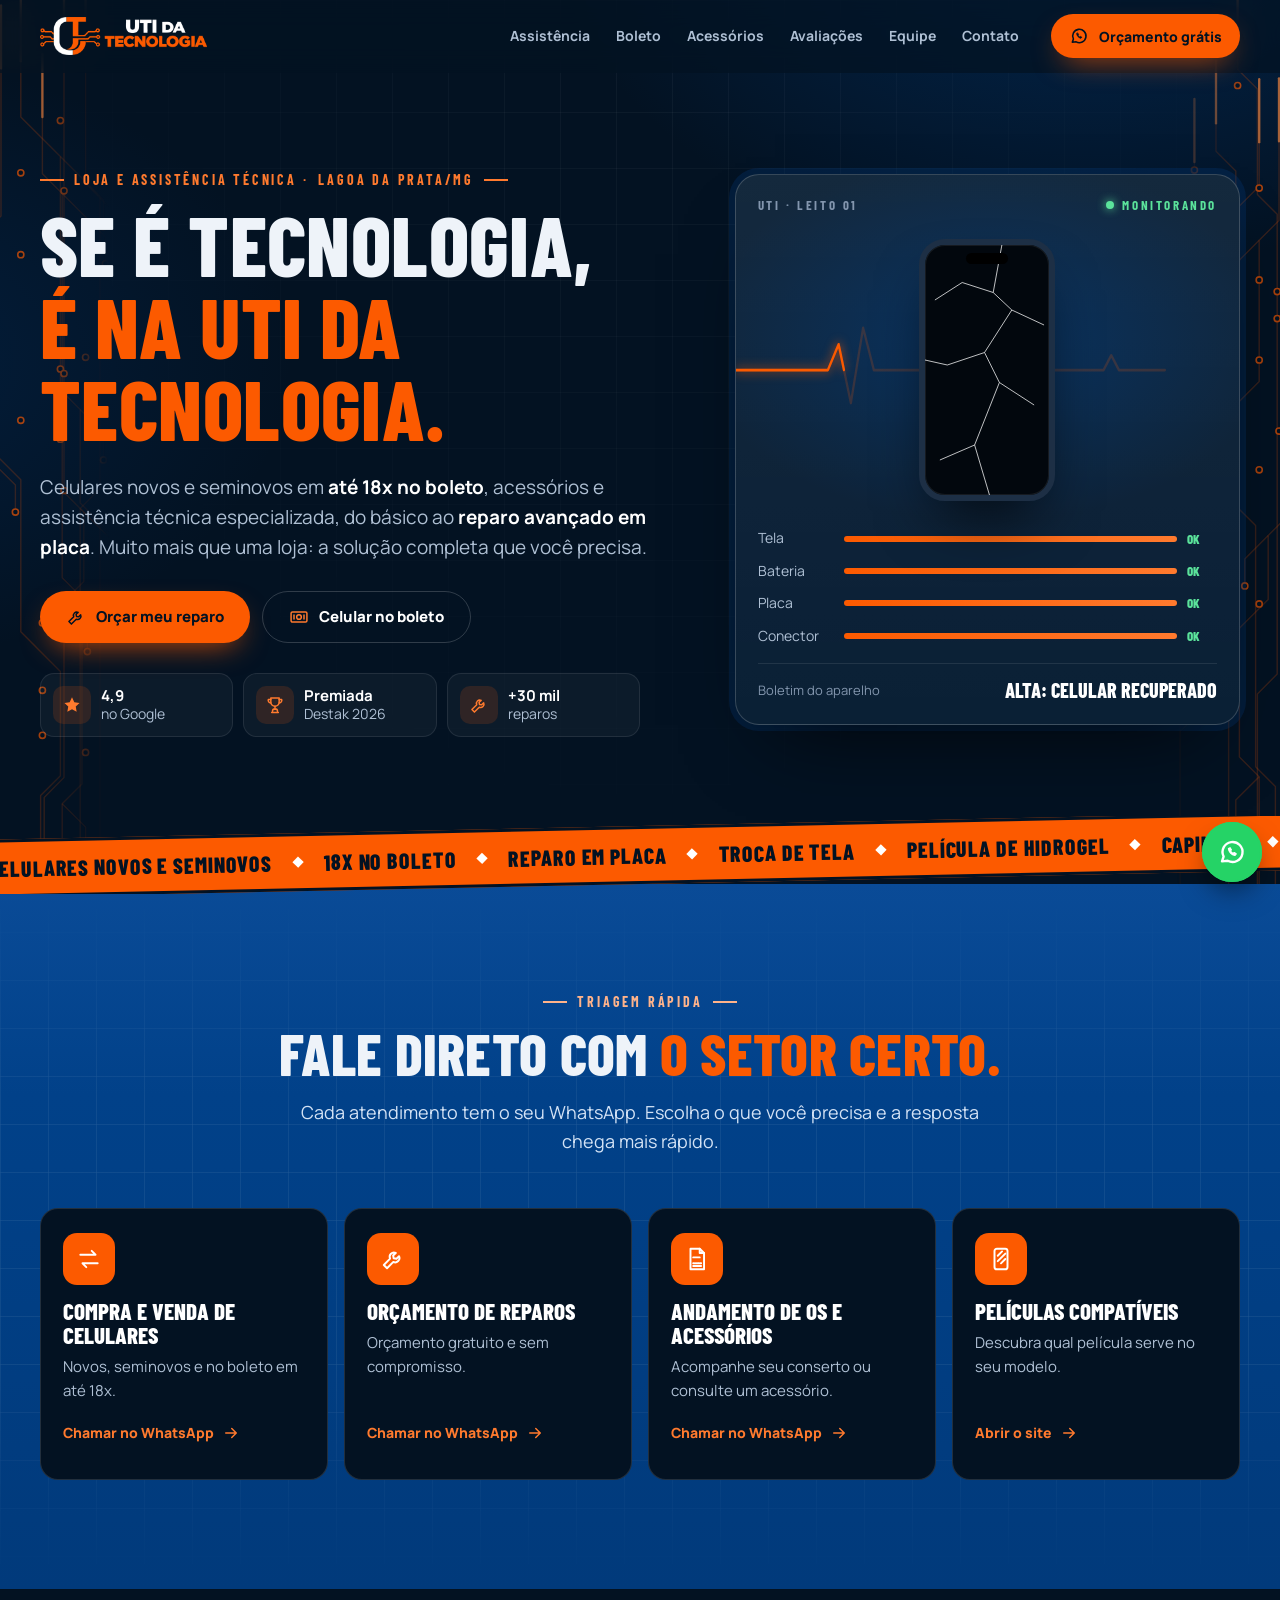
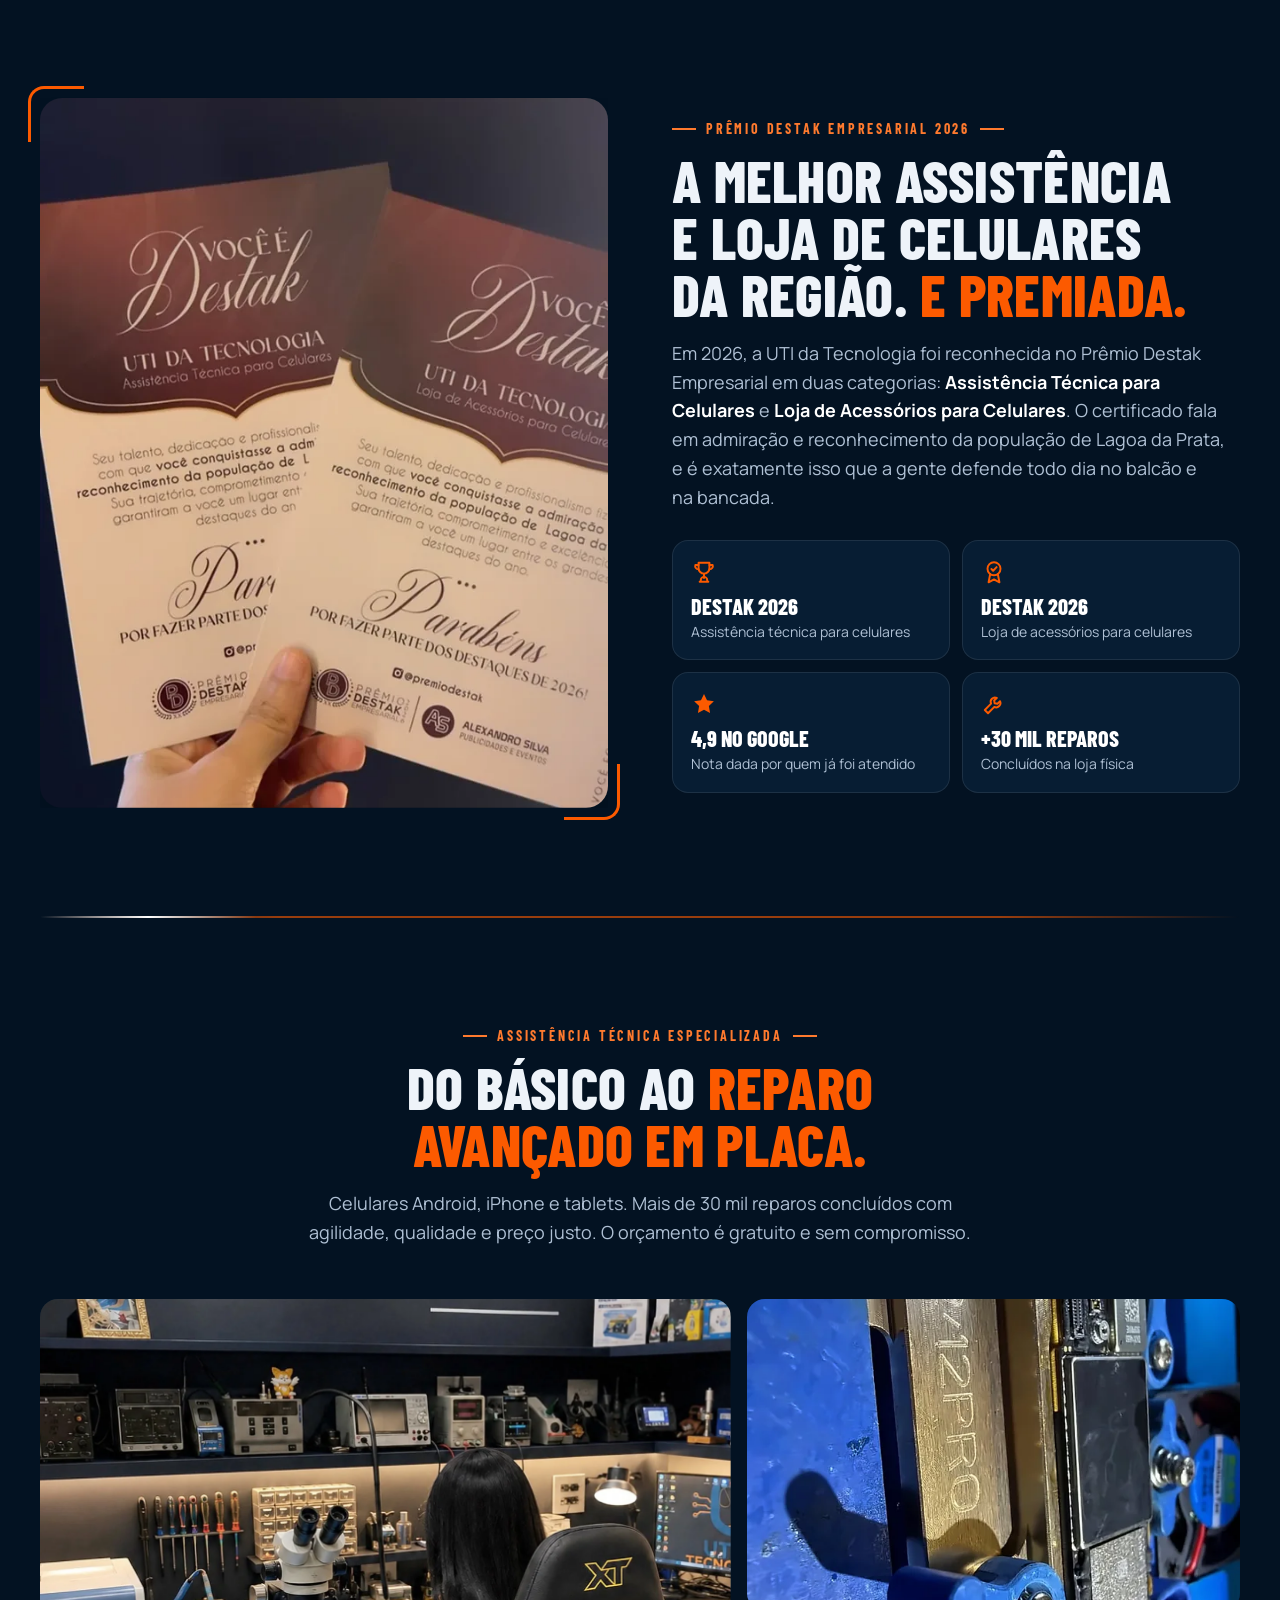
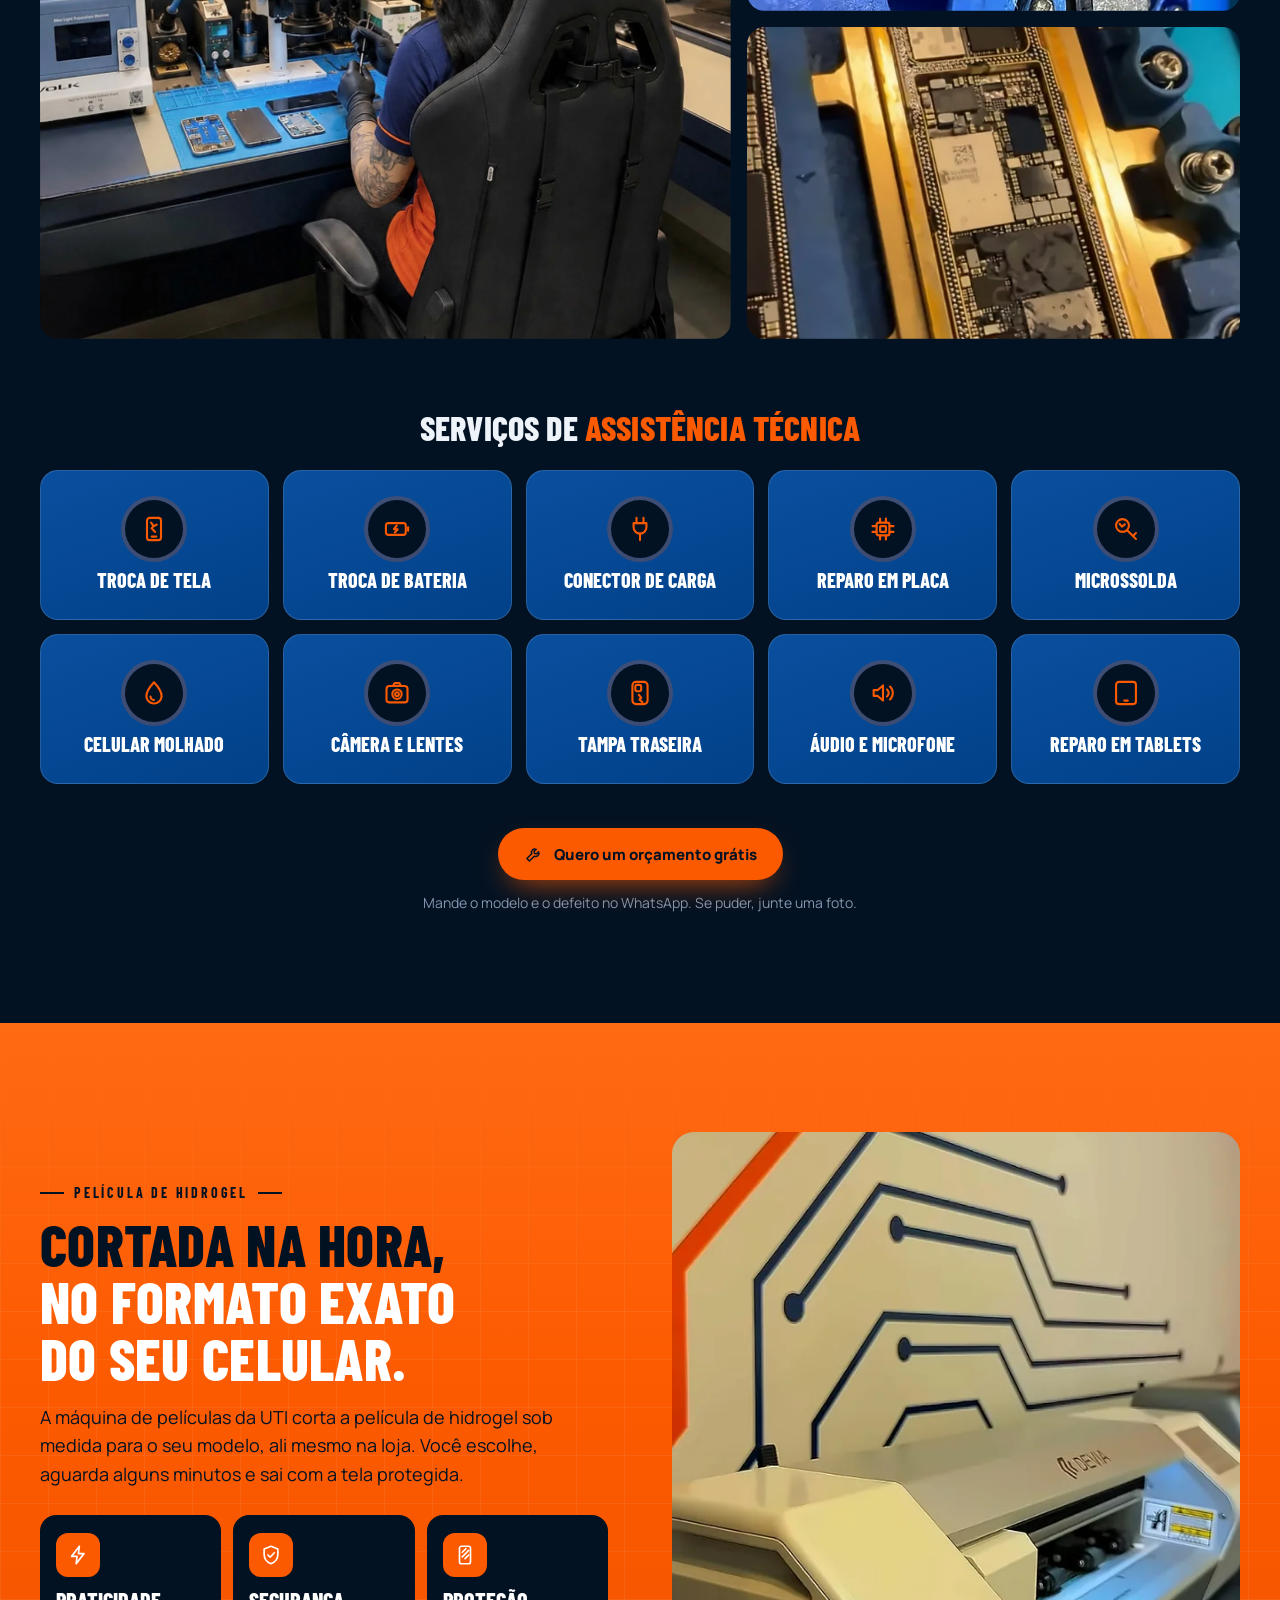
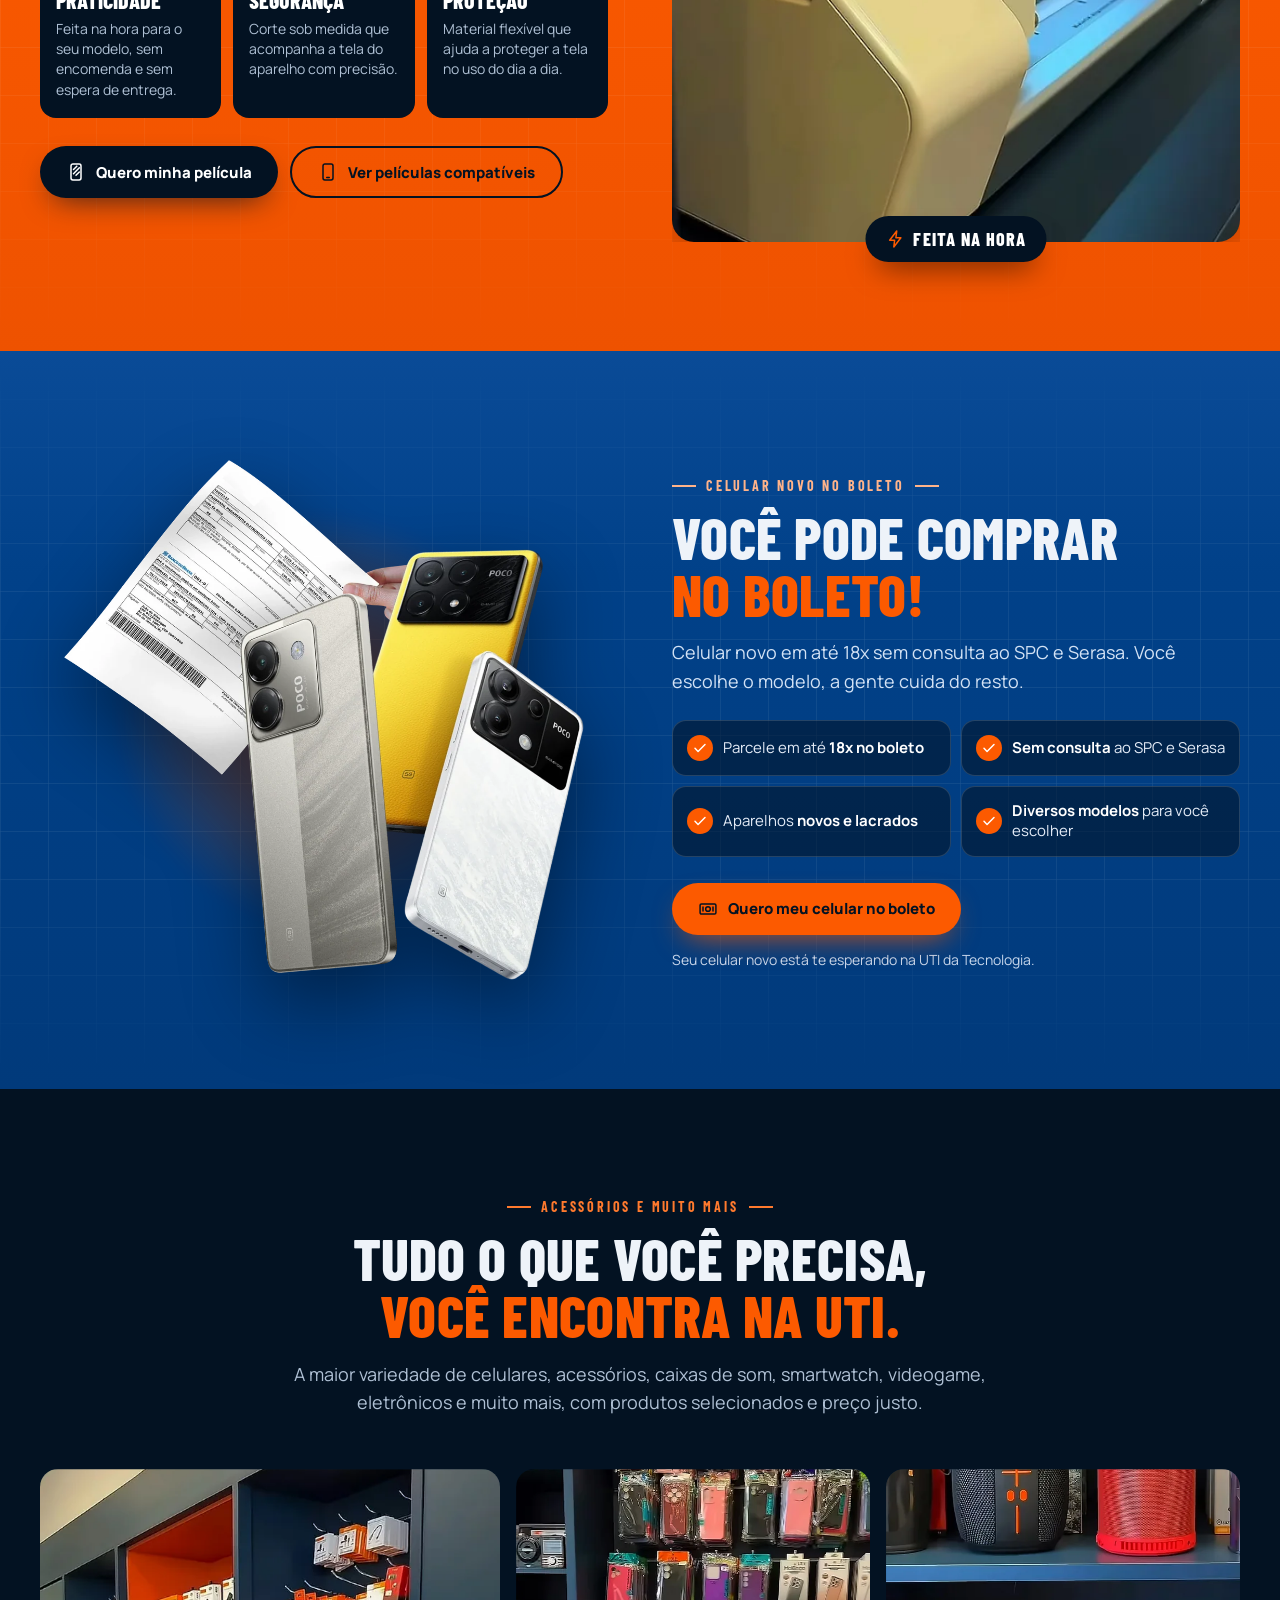
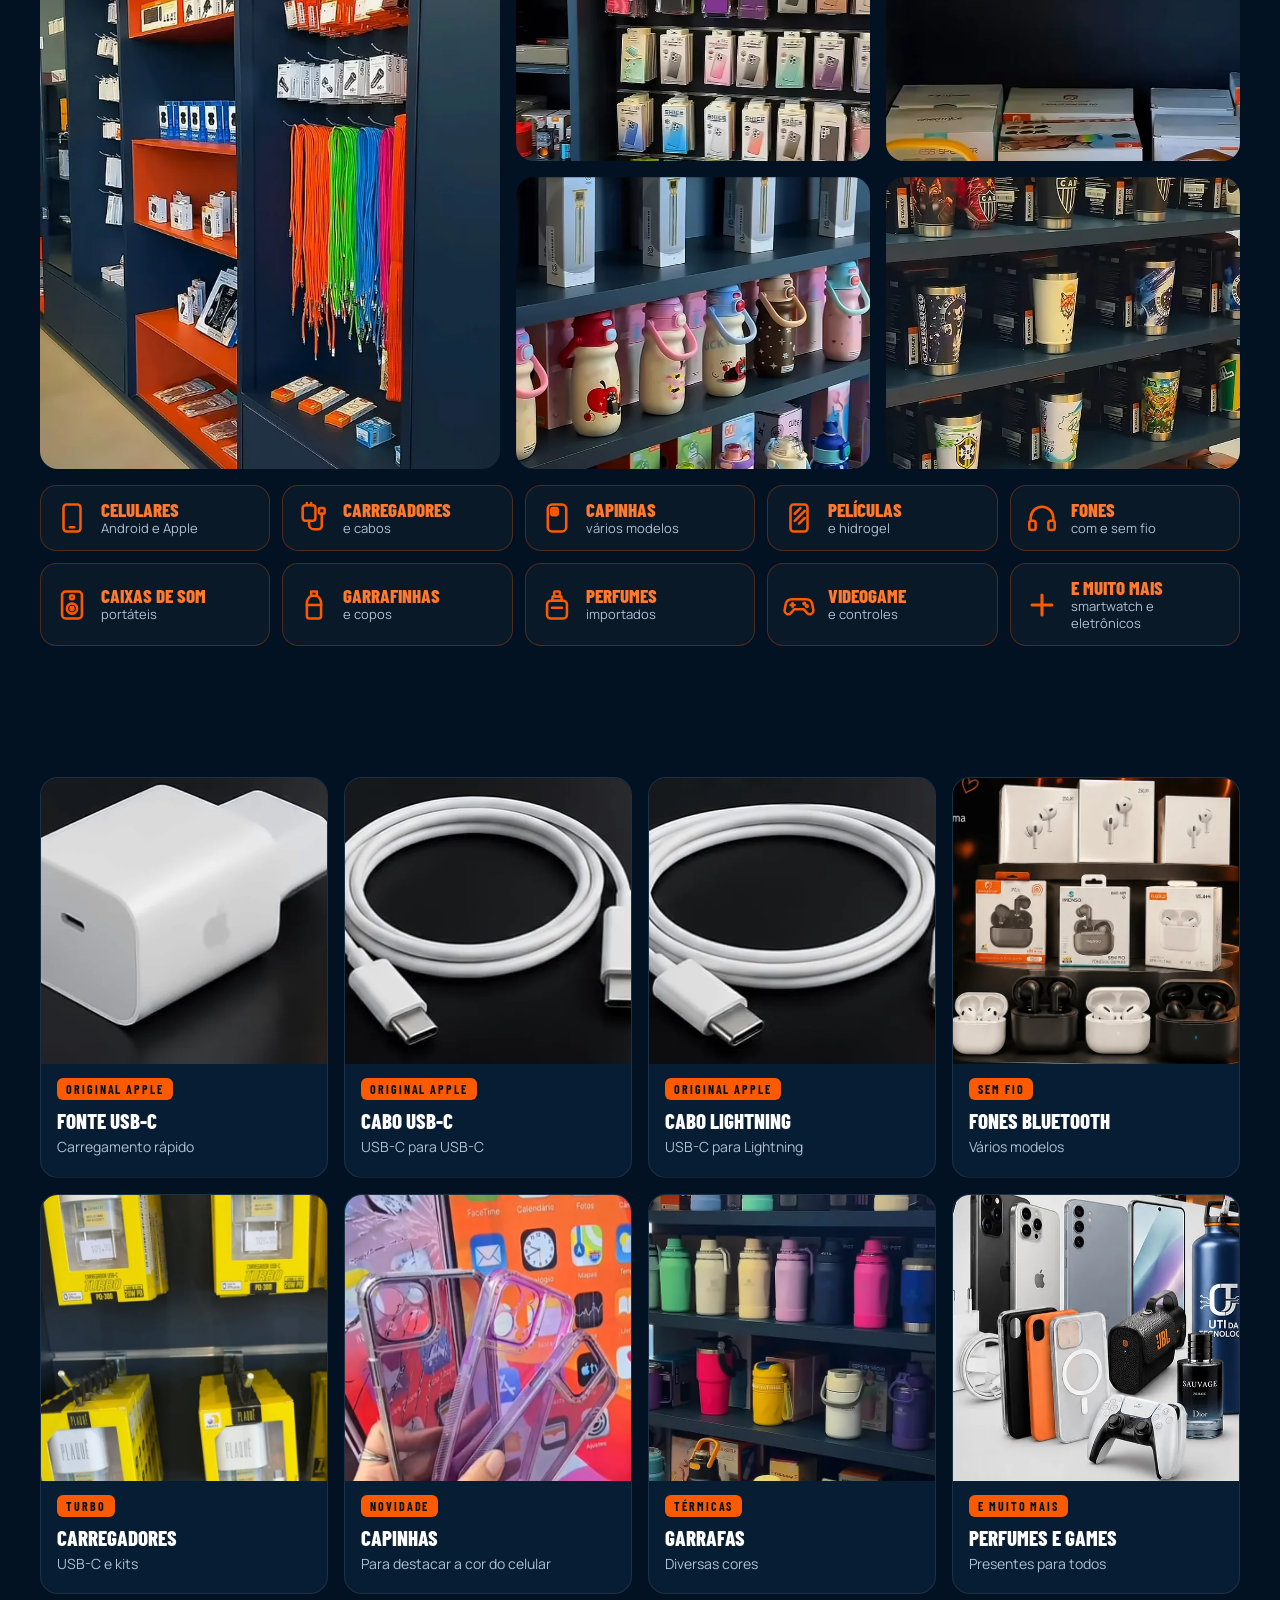
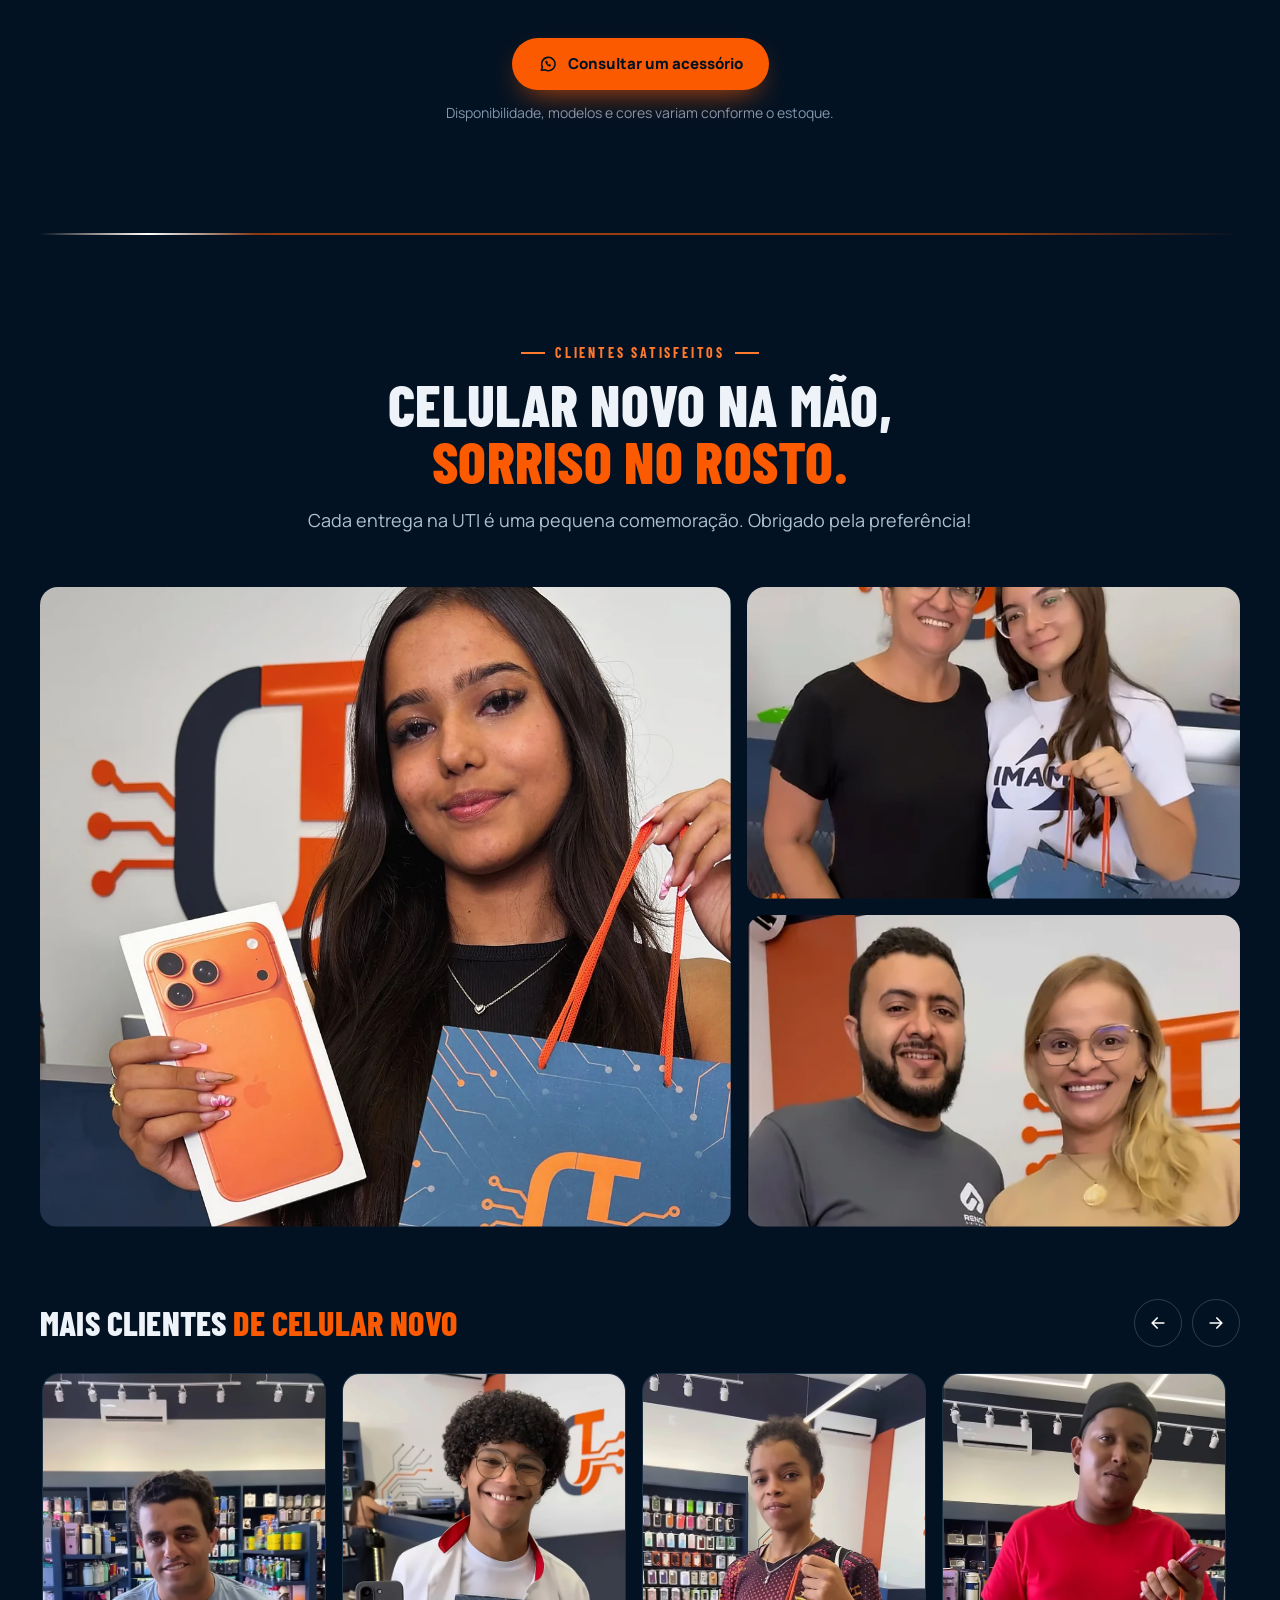
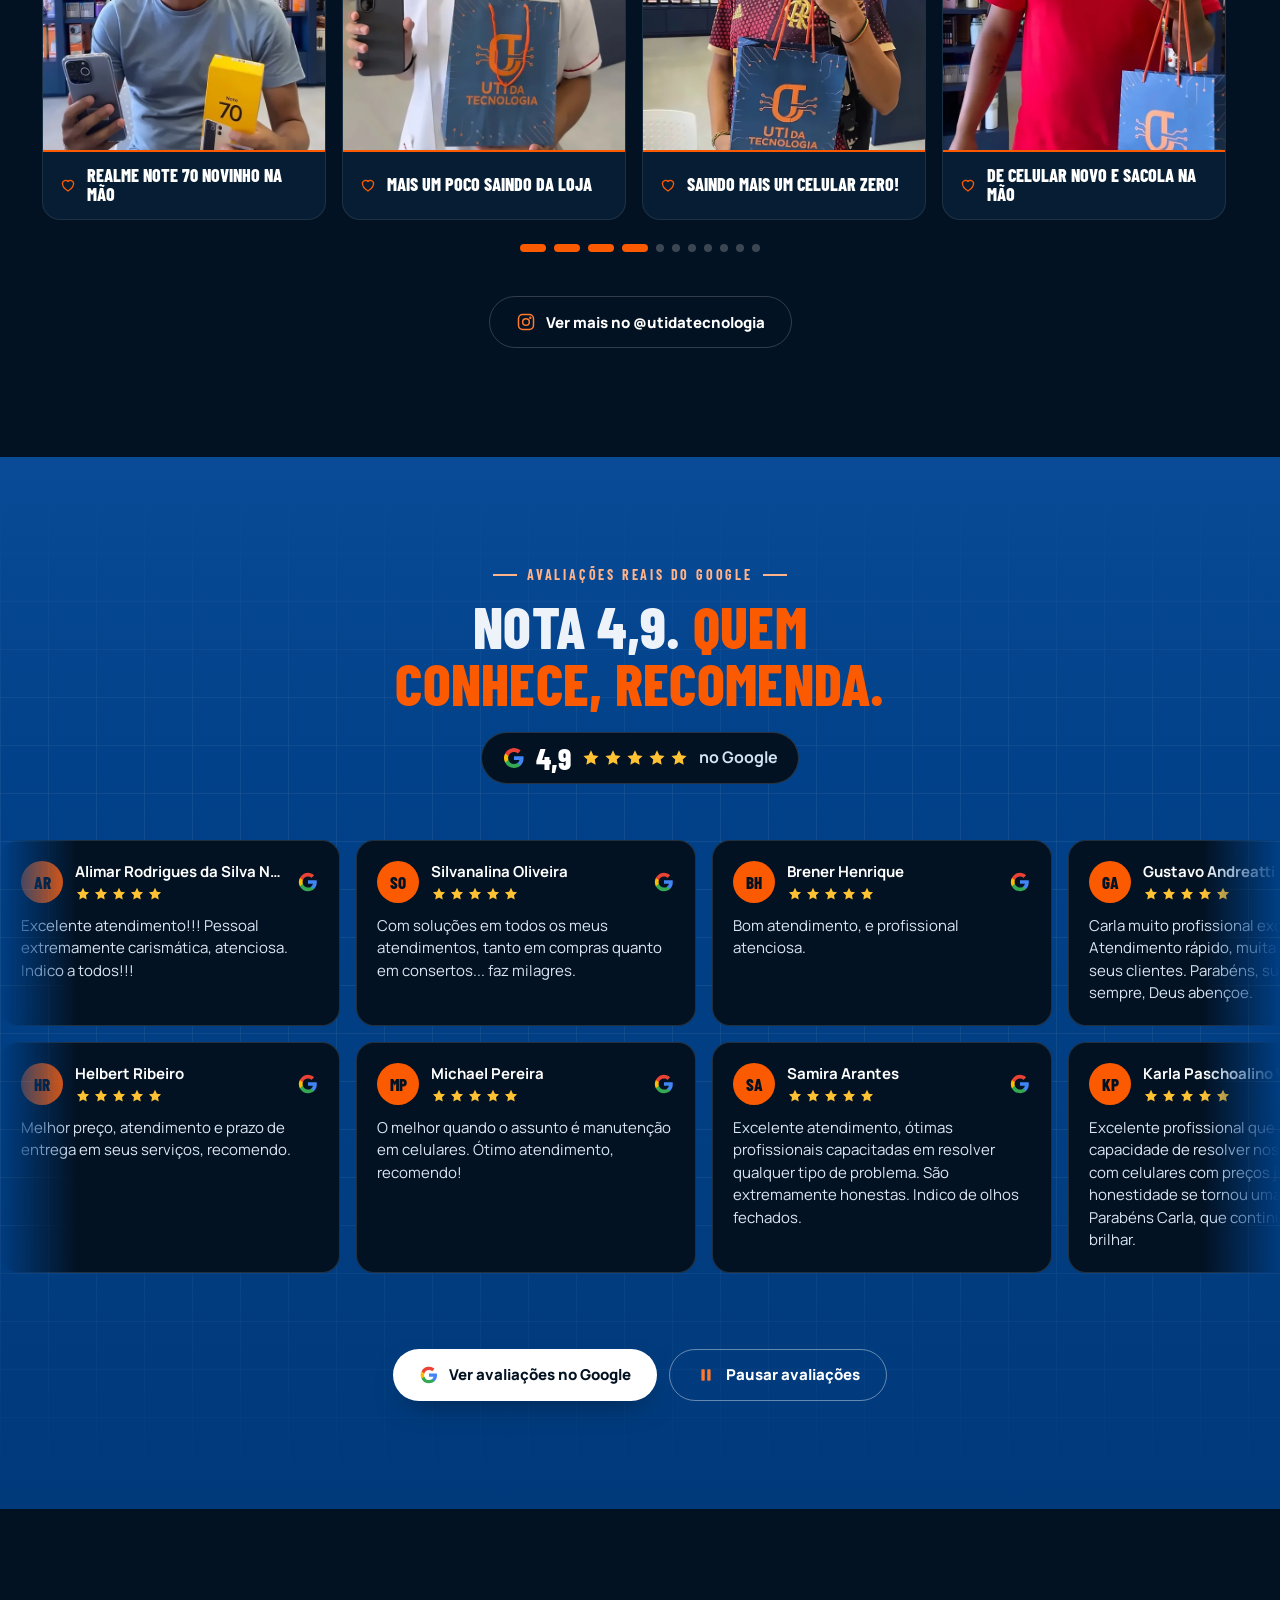
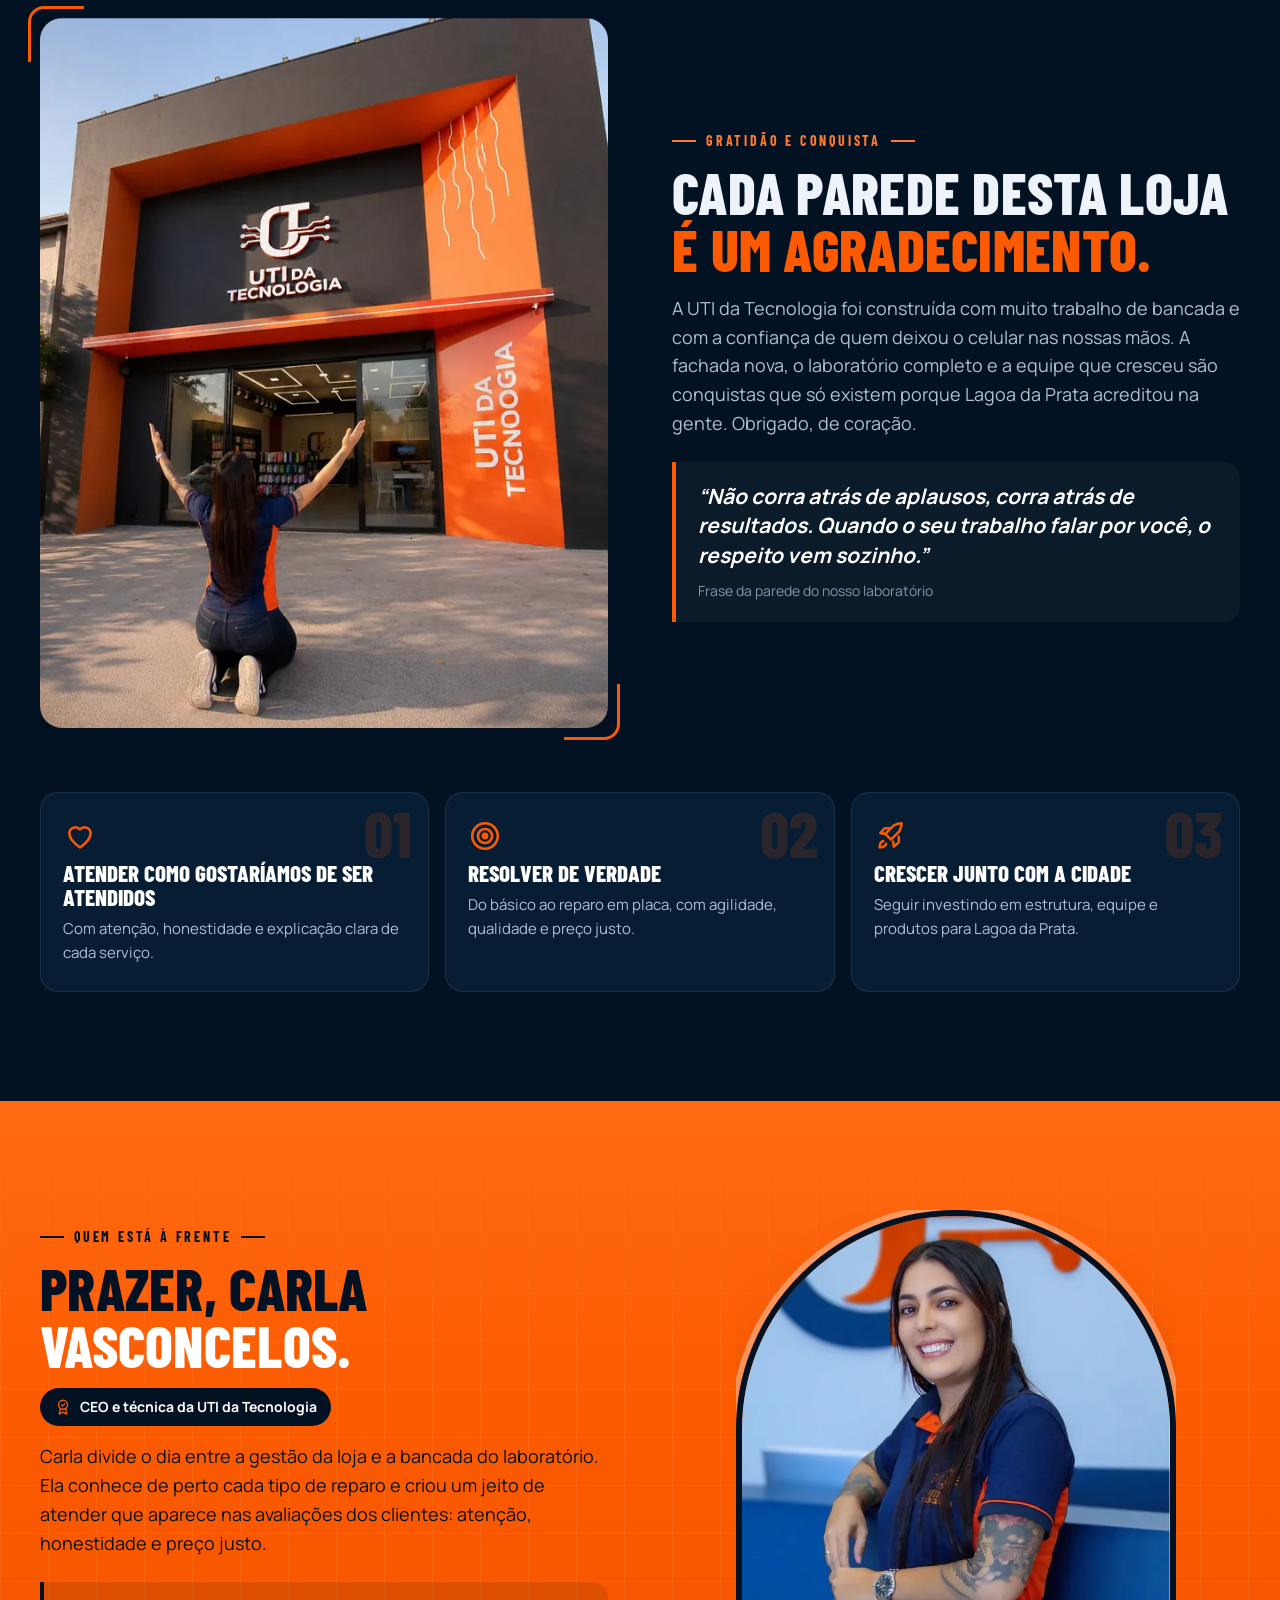
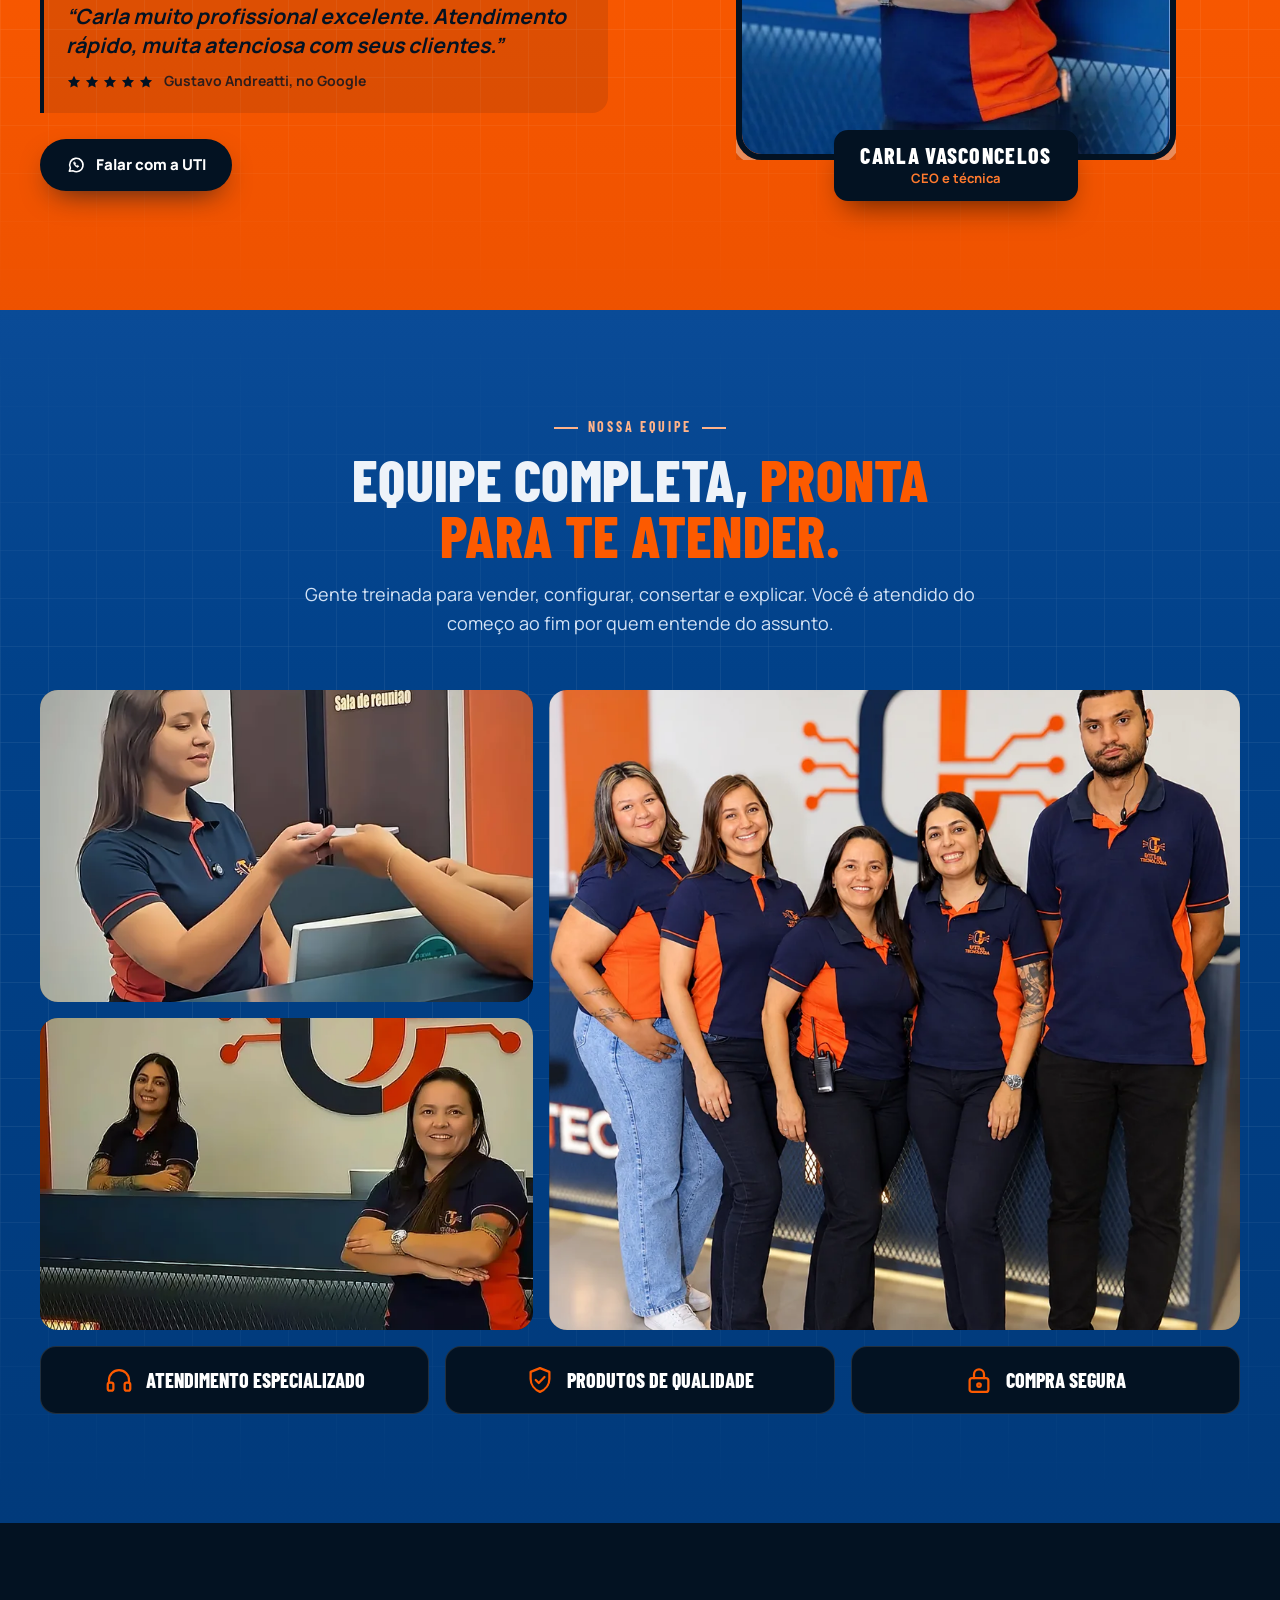
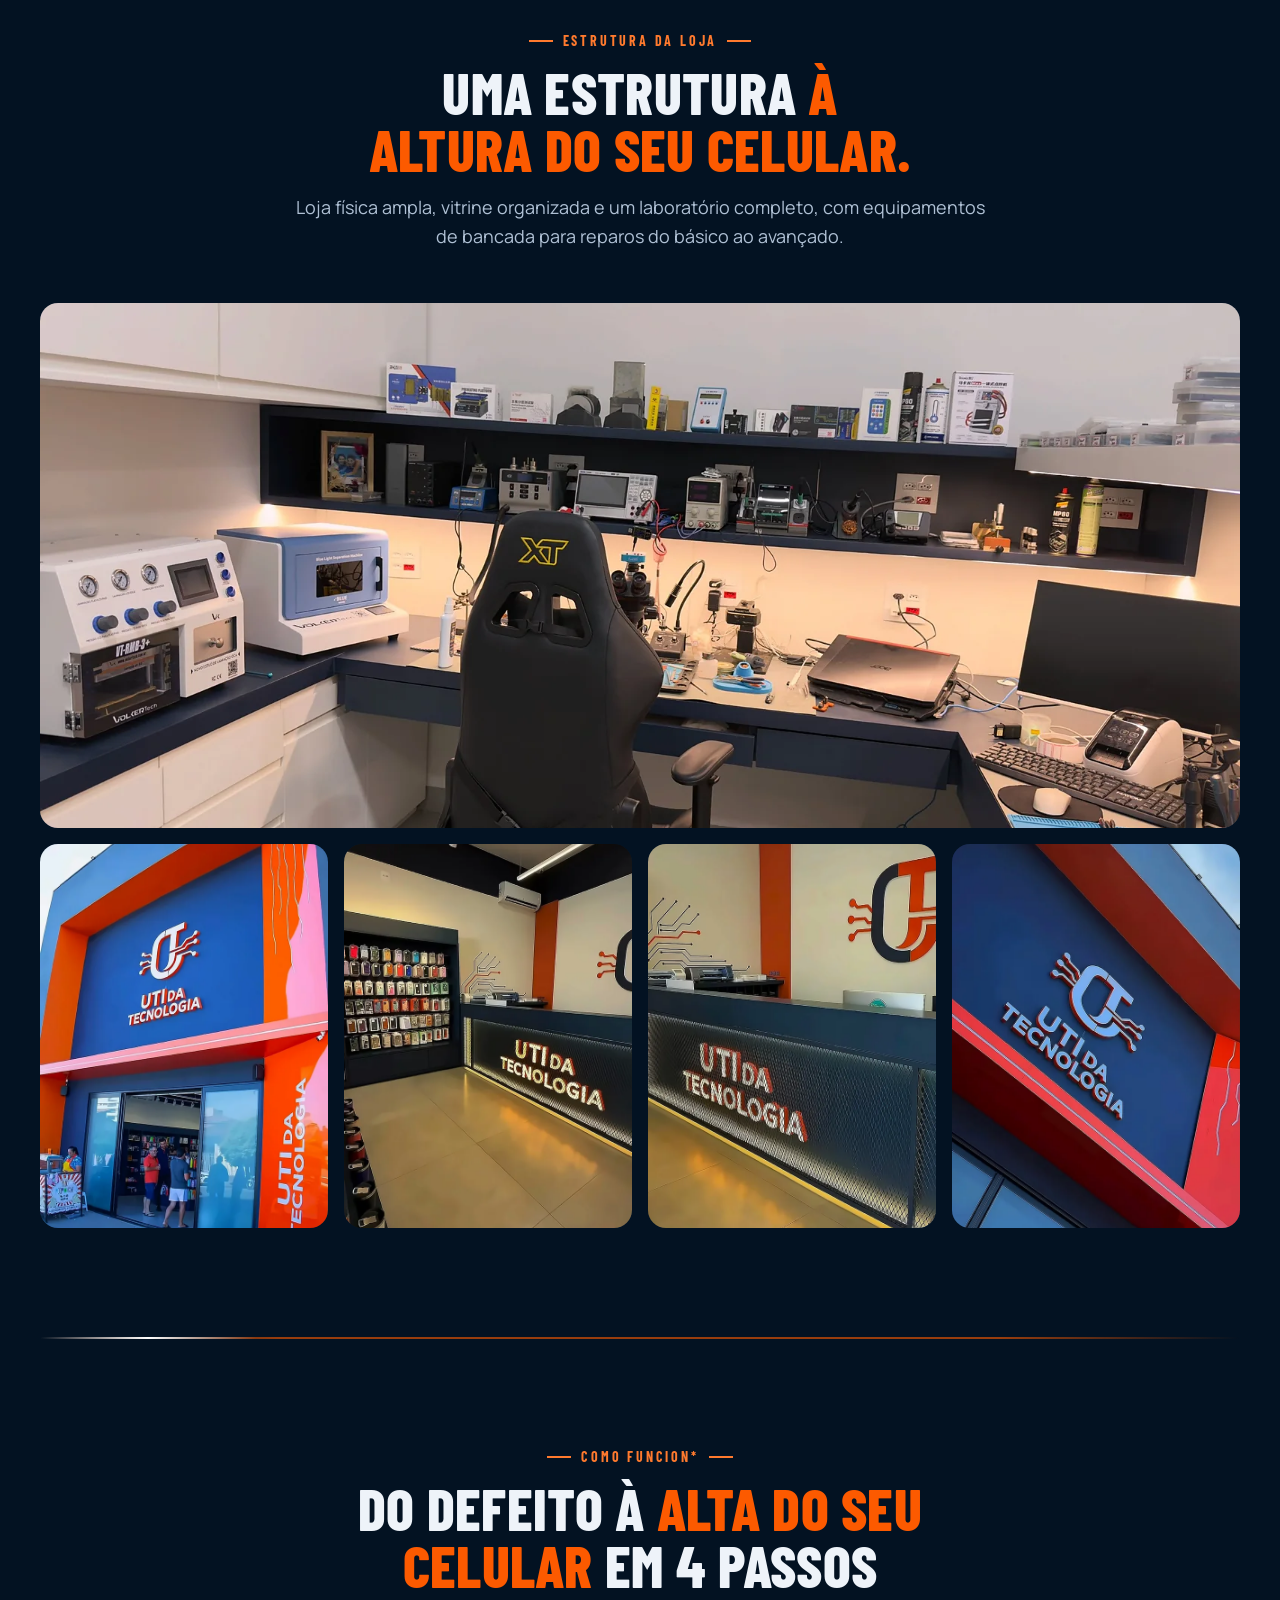
<file: index.html>
<!doctype html>
<html lang="pt-BR">
<head>
<meta charset="utf-8">
<meta name="viewport" content="width=device-width, initial-scale=1, viewport-fit=cover">
<!--
  SEO: URL DO SITE
  "https://TROCAR-PELO-LINK-DO-VERCEL.vercel.app" é um marcador. Ele é trocado automaticamente
  no deploy pelo script scripts/build.mjs (constante SITE_URL), usando o link de produção do Vercel.
  Não precisa editar este arquivo à mão.
-->
<title>UTI da Tecnologia | Celulares e assistência em Lagoa da Prata</title>
<meta name="description" content="Celulares novos em até 18x no boleto, acessórios e assistência técnica do básico ao reparo em placa, com mais de 30 mil reparos em Lagoa da Prata/MG.">
<meta name="robots" content="index, follow, max-image-preview:large">
<link rel="canonical" href="https://TROCAR-PELO-LINK-DO-VERCEL.vercel.app/">

<!-- Favicons (todos na raiz do projeto, gerados a partir do isotipo da marca) -->
<link rel="icon" href="/favicon.ico" sizes="32x32">
<link rel="icon" href="/favicon.svg" type="image/svg+xml">
<link rel="apple-touch-icon" sizes="180x180" href="/apple-touch-icon.png">
<link rel="manifest" href="/site.webmanifest">
<meta name="theme-color" content="#031222">

<!-- Open Graph -->
<meta property="og:type" content="website">
<meta property="og:locale" content="pt_BR">
<meta property="og:site_name" content="UTI da Tecnologia">
<meta property="og:title" content="UTI da Tecnologia | Celulares e assistência em Lagoa da Prata">
<meta property="og:description" content="Celulares novos em até 18x no boleto, acessórios e assistência técnica especializada, do básico ao reparo em placa. Lagoa da Prata/MG.">
<meta property="og:url" content="https://TROCAR-PELO-LINK-DO-VERCEL.vercel.app/">
<!-- og-image.jpg (1200x630 px) já está na raiz, gerado a partir do logo. Substitua mantendo o nome, se quiser outra arte. -->
<meta property="og:image" content="https://TROCAR-PELO-LINK-DO-VERCEL.vercel.app/og-image.jpg">
<meta property="og:image:width" content="1200">
<meta property="og:image:height" content="630">
<meta property="og:image:alt" content="Logo da UTI da Tecnologia, celulares, acessórios e assistência técnica">
<meta name="twitter:card" content="summary_large_image">
<meta name="twitter:title" content="UTI da Tecnologia | Celulares e assistência em Lagoa da Prata">
<meta name="twitter:description" content="Celulares em até 18x no boleto, acessórios e assistência técnica do básico ao reparo em placa. Lagoa da Prata/MG.">
<meta name="twitter:image" content="https://TROCAR-PELO-LINK-DO-VERCEL.vercel.app/og-image.jpg">

<link rel="preconnect" href="https://fonts.googleapis.com">
<link rel="preconnect" href="https://fonts.gstatic.com" crossorigin>
<link rel="stylesheet" href="https://fonts.googleapis.com/css2?family=Barlow+Condensed:ital,wght@0,600;0,700;0,800;1,700;1,800&family=Manrope:wght@400;500;600;700;800&display=swap">

<!-- Dados estruturados: somente informações que já aparecem no site -->
<script type="application/ld+json">
{
  "@context": "https://schema.org",
  "@type": "MobilePhoneStore",
  "@id": "https://TROCAR-PELO-LINK-DO-VERCEL.vercel.app/#loja",
  "name": "UTI da Tecnologia",
  "slogan": "Muito mais que uma loja, a solução completa que você precisa.",
  "url": "https://TROCAR-PELO-LINK-DO-VERCEL.vercel.app/",
  "logo": "https://TROCAR-PELO-LINK-DO-VERCEL.vercel.app/icon-512.png",
  "image": "https://TROCAR-PELO-LINK-DO-VERCEL.vercel.app/assets/fotos/est-fachada.webp",
  "description": "Loja de celulares novos e seminovos, acessórios e assistência técnica especializada em celulares e tablets, do básico ao reparo avançado em placa, em Lagoa da Prata/MG.",
  "telephone": "+55 37 99962-5138",
  "address": {
    "@type": "PostalAddress",
    "streetAddress": "Rua Santa Catarina, 83, Centro",
    "addressLocality": "Lagoa da Prata",
    "addressRegion": "MG",
    "addressCountry": "BR"
  },
  "openingHoursSpecification": [
    {"@type": "OpeningHoursSpecification", "dayOfWeek": ["Monday","Tuesday","Wednesday","Thursday","Friday"], "opens": "08:30", "closes": "18:00"}
  ],
  "aggregateRating": {"@type": "AggregateRating", "ratingValue": "4.9", "bestRating": "5"},
  "award": ["Prêmio Destak Empresarial 2026: Assistência Técnica para Celulares", "Prêmio Destak Empresarial 2026: Loja de Acessórios para Celulares"],
  "founder": {"@type": "Person", "name": "Carla Vasconcelos", "jobTitle": "CEO e técnica"},
  "sameAs": ["https://www.instagram.com/utidatecnologia/", "https://www.facebook.com/utidatecnologialp"]
}
</script>
<!--
  TODO: PREENCHER (opcional): o site não informa CEP, latitude/longitude nem a quantidade de avaliações do Google.
  - CEP: acrescente "postalCode": "00000-000" dentro de "address".
  - Coordenadas (Google Maps > clique no pino): "geo": {"@type": "GeoCoordinates", "latitude": 0.000000, "longitude": 0.000000}
  - Número de avaliações: acrescente "reviewCount": "000" dentro de "aggregateRating" (o Google pode exigir esse campo).
-->
<link rel="preload" href="assets/img/logo-h-white.webp" as="image" fetchpriority="high">
<link rel="stylesheet" href="assets/style.css">
</head>
<body>
<a class="skip" href="#inicio">Pular para o conteúdo</a>
<svg width="0" height="0" style="position:absolute" aria-hidden="true">
  <defs>
    <symbol id="i-chat" viewBox="0 0 24 24" fill="none" stroke="currentColor" stroke-width="1.9" stroke-linecap="round" stroke-linejoin="round"><path d="M4 19.5l1.3-3.9A8 8 0 1 1 8.6 19z"/><path d="M9.2 9.3c.2 2.6 2.4 4.9 5.2 5.4l1-1.2-1.6-1-1 .6a3.6 3.6 0 0 1-1.9-1.9l.6-1-1-1.6z" fill="currentColor" stroke-width="1"/></symbol>
    <symbol id="i-screen" viewBox="0 0 24 24" fill="none" stroke="currentColor" stroke-width="1.8" stroke-linecap="round" stroke-linejoin="round"><rect x="6" y="2.5" width="12" height="19" rx="2.2"/><path d="M10 18.5h4"/><path d="M9.5 6.5l2.2 3-1.7 1.8 3 3.2M11.7 9.5l2.6-1.2"/></symbol>
    <symbol id="i-battery" viewBox="0 0 24 24" fill="none" stroke="currentColor" stroke-width="1.8" stroke-linecap="round" stroke-linejoin="round"><rect x="2.5" y="7" width="17" height="10" rx="2"/><path d="M21.5 10.5v3"/><path d="M11.8 9l-2.4 3.2h3.2L10.2 15"/></symbol>
    <symbol id="i-plug" viewBox="0 0 24 24" fill="none" stroke="currentColor" stroke-width="1.8" stroke-linecap="round" stroke-linejoin="round"><path d="M9 2.5v4.5M15 2.5v4.5"/><path d="M6.5 7h11v3.5a5.5 5.5 0 0 1-11 0z"/><path d="M12 16v5.5"/></symbol>
    <symbol id="i-tool" viewBox="0 0 24 24" fill="none" stroke="currentColor" stroke-width="1.8" stroke-linecap="round" stroke-linejoin="round"><path d="M14.6 6.4a4 4 0 0 0-5.3 5.3L3.5 17.5l3 3 5.8-5.8a4 4 0 0 0 5.3-5.3l-2.4 2.4-2.6-.5-.5-2.6z"/></symbol>
    <symbol id="i-micro" viewBox="0 0 24 24" fill="none" stroke="currentColor" stroke-width="1.8" stroke-linecap="round" stroke-linejoin="round"><circle cx="9" cy="9" r="5.5"/><path d="M6.5 7.5l2 2.5 2.5-2"/><path d="M13 13l7.5 7.5"/><path d="M18 18l2.5-2.5"/></symbol>
    <symbol id="i-case" viewBox="0 0 24 24" fill="none" stroke="currentColor" stroke-width="1.8" stroke-linecap="round" stroke-linejoin="round"><rect x="5.5" y="2.5" width="13" height="19" rx="3"/><rect x="8" y="5" width="4.5" height="5" rx="1.2"/><circle cx="10.25" cy="7.5" r=".9"/></symbol>
    <symbol id="i-film" viewBox="0 0 24 24" fill="none" stroke="currentColor" stroke-width="1.8" stroke-linecap="round" stroke-linejoin="round"><rect x="6" y="2.5" width="12" height="19" rx="2.2"/><path d="M9 9l4-4M9 14l7-7M12 16l4-4"/></symbol>
    <symbol id="i-charger" viewBox="0 0 24 24" fill="none" stroke="currentColor" stroke-width="1.8" stroke-linecap="round" stroke-linejoin="round"><rect x="4" y="3" width="9" height="11" rx="2"/><path d="M7 3V1.5M10 3V1.5"/><path d="M8.5 14v2.5a3.5 3.5 0 0 0 3.5 3.5h3a2.5 2.5 0 0 0 2.5-2.5V9"/><rect x="15.5" y="5" width="4" height="4" rx="1"/></symbol>
    <symbol id="i-cash" viewBox="0 0 24 24" fill="none" stroke="currentColor" stroke-width="1.8" stroke-linecap="round" stroke-linejoin="round"><rect x="2.5" y="6" width="19" height="12" rx="1.6"/><circle cx="12" cy="12" r="2.8"/><path d="M6 9.5v5M18 9.5v5"/></symbol>
    <symbol id="i-shield" viewBox="0 0 24 24" fill="none" stroke="currentColor" stroke-width="1.8" stroke-linecap="round" stroke-linejoin="round"><path d="M12 2.5l7.5 3v5.6c0 4.6-3.1 8.6-7.5 10.4-4.4-1.8-7.5-5.8-7.5-10.4V5.5z"/><path d="M8.6 12l2.4 2.4 4.6-4.8"/></symbol>
    <symbol id="i-clock" viewBox="0 0 24 24" fill="none" stroke="currentColor" stroke-width="1.8" stroke-linecap="round" stroke-linejoin="round"><circle cx="12" cy="12" r="9"/><path d="M12 7v5.2l3.4 2"/></symbol>
    <symbol id="i-bolt" viewBox="0 0 24 24" fill="none" stroke="currentColor" stroke-width="1.8" stroke-linecap="round" stroke-linejoin="round"><path d="M13.5 2.5L5 13.5h6l-1 8 8.5-11h-6z"/></symbol>
    <symbol id="i-drop" viewBox="0 0 24 24" fill="none" stroke="currentColor" stroke-width="1.8" stroke-linecap="round" stroke-linejoin="round"><path d="M12 2.8s6.5 7 6.5 11.7a6.5 6.5 0 0 1-13 0C5.5 9.8 12 2.8 12 2.8z"/><path d="M9 15a3 3 0 0 0 3 3"/></symbol>
    <symbol id="i-pin" viewBox="0 0 24 24" fill="none" stroke="currentColor" stroke-width="1.8" stroke-linecap="round" stroke-linejoin="round"><path d="M12 21.5s-7-6.1-7-11.5a7 7 0 0 1 14 0c0 5.4-7 11.5-7 11.5z"/><circle cx="12" cy="10" r="2.6"/></symbol>
    <symbol id="i-phone" viewBox="0 0 24 24" fill="none" stroke="currentColor" stroke-width="1.8" stroke-linecap="round" stroke-linejoin="round"><path d="M5 3.5h3.3l1.6 4.2-2.2 1.4a11 11 0 0 0 5.2 5.2l1.4-2.2 4.2 1.6V17a2.5 2.5 0 0 1-2.7 2.5A15.3 15.3 0 0 1 2.5 6.2 2.5 2.5 0 0 1 5 3.5z"/></symbol>
    <symbol id="i-check" viewBox="0 0 24 24" fill="none" stroke="currentColor" stroke-width="2.2" stroke-linecap="round" stroke-linejoin="round"><path d="M4.5 12.5l4.6 4.6L19.5 6.8"/></symbol>
    <symbol id="i-arrow" viewBox="0 0 24 24" fill="none" stroke="currentColor" stroke-width="2" stroke-linecap="round" stroke-linejoin="round"><path d="M5 12h13M13 6l6 6-6 6"/></symbol>
    <symbol id="i-store" viewBox="0 0 24 24" fill="none" stroke="currentColor" stroke-width="1.8" stroke-linecap="round" stroke-linejoin="round"><path d="M3.5 9.5l1.6-5h13.8l1.6 5"/><path d="M3.5 9.5a2.8 2.8 0 0 0 5.6 0 2.9 2.9 0 0 0 5.8 0 2.8 2.8 0 0 0 5.6 0"/><path d="M5 12v8.5h14V12M10 20.5v-5h4v5"/></symbol>
    <symbol id="i-cam" viewBox="0 0 24 24" fill="none" stroke="currentColor" stroke-width="1.8" stroke-linecap="round" stroke-linejoin="round"><rect x="3" y="3" width="18" height="18" rx="5"/><circle cx="12" cy="12" r="4"/><circle cx="17.2" cy="6.8" r=".6" fill="currentColor"/></symbol>
    <symbol id="i-fb" viewBox="0 0 24 24" fill="none" stroke="currentColor" stroke-width="1.8" stroke-linecap="round" stroke-linejoin="round"><rect x="3" y="3" width="18" height="18" rx="5"/><path d="M15.5 7.5h-2a2.5 2.5 0 0 0-2.5 2.5v11M9 13h6"/></symbol>
    <symbol id="i-plus" viewBox="0 0 24 24" fill="none" stroke="currentColor" stroke-width="2.2" stroke-linecap="round"><path d="M12 5v14M5 12h14"/></symbol>
    <symbol id="i-medal" viewBox="0 0 24 24" fill="none" stroke="currentColor" stroke-width="1.8" stroke-linecap="round" stroke-linejoin="round"><circle cx="12" cy="9" r="6"/><path d="M8.5 13.8L7 21.5l5-2.6 5 2.6-1.5-7.7"/><path d="M9.6 9.2l1.6 1.6 3.2-3.3"/></symbol>
    <symbol id="i-trophy" viewBox="0 0 24 24" fill="none" stroke="currentColor" stroke-width="1.8" stroke-linecap="round" stroke-linejoin="round"><path d="M7 3.5h10v5a5 5 0 0 1-10 0z"/><path d="M7 5.5H4a3 3 0 0 0 3 4M17 5.5h3a3 3 0 0 1-3 4"/><path d="M12 13.5v4M8 21h8M9 21v-1.5a3 3 0 0 1 6 0V21"/></symbol>
    <symbol id="i-star" viewBox="0 0 24 24" fill="currentColor"><path d="M12 2.8l2.8 5.8 6.3.9-4.6 4.4 1.1 6.3L12 17.2l-5.6 3 1.1-6.3L2.9 9.5l6.3-.9z"/></symbol>
    <symbol id="i-heart" viewBox="0 0 24 24" fill="none" stroke="currentColor" stroke-width="1.8" stroke-linecap="round" stroke-linejoin="round"><path d="M12 20s-7.5-4.6-7.5-10.2A4.3 4.3 0 0 1 12 7.3a4.3 4.3 0 0 1 7.5 2.5C19.5 15.4 12 20 12 20z"/></symbol>
    <symbol id="i-speaker" viewBox="0 0 24 24" fill="none" stroke="currentColor" stroke-width="1.8" stroke-linecap="round" stroke-linejoin="round"><rect x="5" y="2.5" width="14" height="19" rx="2.5"/><circle cx="12" cy="14.5" r="3.6"/><circle cx="12" cy="14.5" r="1" fill="currentColor"/><circle cx="12" cy="6.5" r="1.4"/></symbol>
    <symbol id="i-chip" viewBox="0 0 24 24" fill="none" stroke="currentColor" stroke-width="1.8" stroke-linecap="round" stroke-linejoin="round"><rect x="6.5" y="6.5" width="11" height="11" rx="1.6"/><rect x="9.5" y="9.5" width="5" height="5" rx=".6"/><path d="M9.5 3v3.5M14.5 3v3.5M9.5 17.5V21M14.5 17.5V21M3 9.5h3.5M3 14.5h3.5M17.5 9.5H21M17.5 14.5H21"/></symbol>
    <symbol id="i-phone2" viewBox="0 0 24 24" fill="none" stroke="currentColor" stroke-width="1.8" stroke-linecap="round" stroke-linejoin="round"><rect x="6" y="2.5" width="12" height="19" rx="2.2"/><path d="M10.5 18.5h3"/></symbol>
    <symbol id="i-tablet" viewBox="0 0 24 24" fill="none" stroke="currentColor" stroke-width="1.8" stroke-linecap="round" stroke-linejoin="round"><rect x="3.5" y="2.5" width="17" height="19" rx="2.4"/><path d="M10.5 18.5h3"/></symbol>
    <symbol id="i-lens" viewBox="0 0 24 24" fill="none" stroke="currentColor" stroke-width="1.8" stroke-linecap="round" stroke-linejoin="round"><rect x="3" y="6" width="18" height="14" rx="2.5"/><path d="M8.5 6l1.5-2.5h4L15.5 6"/><circle cx="12" cy="13" r="4"/><circle cx="12" cy="13" r="1.6"/></symbol>
    <symbol id="i-back" viewBox="0 0 24 24" fill="none" stroke="currentColor" stroke-width="1.8" stroke-linecap="round" stroke-linejoin="round"><rect x="5.5" y="2.5" width="13" height="19" rx="3"/><rect x="8" y="5" width="5" height="5.5" rx="1.5"/><path d="M11 13.5l2 2.5-1.5 1.5 2.5 2.5"/></symbol>
    <symbol id="i-sound" viewBox="0 0 24 24" fill="none" stroke="currentColor" stroke-width="1.8" stroke-linecap="round" stroke-linejoin="round"><path d="M4 9.5h3.5L12 5.5v13l-4.5-4H4z"/><path d="M15.5 9a4 4 0 0 1 0 6M18 6.5a7.5 7.5 0 0 1 0 11"/></symbol>
    <symbol id="i-code" viewBox="0 0 24 24" fill="none" stroke="currentColor" stroke-width="1.8" stroke-linecap="round" stroke-linejoin="round"><rect x="6" y="2.5" width="12" height="19" rx="2.2"/><path d="M10.5 9.5l-2 2.5 2 2.5M13.5 9.5l2 2.5-2 2.5"/></symbol>
    <symbol id="i-bottle" viewBox="0 0 24 24" fill="none" stroke="currentColor" stroke-width="1.8" stroke-linecap="round" stroke-linejoin="round"><path d="M10 2.5h4v3h-4z"/><path d="M10 5.5c-2 1.3-3 3-3 5.2v9a1.8 1.8 0 0 0 1.8 1.8h6.4a1.8 1.8 0 0 0 1.8-1.8v-9c0-2.2-1-3.9-3-5.2"/><path d="M7 12h10"/></symbol>
    <symbol id="i-perfume" viewBox="0 0 24 24" fill="none" stroke="currentColor" stroke-width="1.8" stroke-linecap="round" stroke-linejoin="round"><rect x="10" y="2.5" width="4" height="3.5" rx=".6"/><path d="M9 6h6l.5 3H8.5z"/><rect x="5" y="9" width="14" height="12.5" rx="2.5"/><path d="M8.5 14h7"/></symbol>
    <symbol id="i-game" viewBox="0 0 24 24" fill="none" stroke="currentColor" stroke-width="1.8" stroke-linecap="round" stroke-linejoin="round"><path d="M7 8h10a4.5 4.5 0 0 1 4.4 3.6l.7 3.8a2.6 2.6 0 0 1-4.5 2.2L15.4 15H8.6l-2.2 2.6a2.6 2.6 0 0 1-4.5-2.2l.7-3.8A4.5 4.5 0 0 1 7 8z"/><path d="M7.5 10.6v2.8M6.1 12h2.8"/><circle cx="15.8" cy="11" r=".6" fill="currentColor"/><circle cx="17.6" cy="12.8" r=".6" fill="currentColor"/></symbol>
    <symbol id="i-headset" viewBox="0 0 24 24" fill="none" stroke="currentColor" stroke-width="1.8" stroke-linecap="round" stroke-linejoin="round"><path d="M4 14v-2a8 8 0 0 1 16 0v2"/><rect x="3" y="14" width="4.5" height="6.5" rx="1.6"/><rect x="16.5" y="14" width="4.5" height="6.5" rx="1.6"/></symbol>
    <symbol id="i-lock" viewBox="0 0 24 24" fill="none" stroke="currentColor" stroke-width="1.8" stroke-linecap="round" stroke-linejoin="round"><rect x="4.5" y="10.5" width="15" height="11" rx="2"/><path d="M8 10.5V7.5a4 4 0 0 1 8 0v3"/><circle cx="12" cy="16" r="1.4"/></symbol>
    <symbol id="i-cart" viewBox="0 0 24 24" fill="none" stroke="currentColor" stroke-width="1.8" stroke-linecap="round" stroke-linejoin="round"><path d="M2.5 3.5h2.8l2.2 11h11l2-8H6.3"/><circle cx="9" cy="19.5" r="1.6"/><circle cx="17" cy="19.5" r="1.6"/></symbol>
    <symbol id="i-swap" viewBox="0 0 24 24" fill="none" stroke="currentColor" stroke-width="1.8" stroke-linecap="round" stroke-linejoin="round"><path d="M4 8h14l-3.5-3.5"/><path d="M20 16H6l3.5 3.5"/></symbol>
    <symbol id="i-doc" viewBox="0 0 24 24" fill="none" stroke="currentColor" stroke-width="1.8" stroke-linecap="round" stroke-linejoin="round"><path d="M6 2.5h8.5l4 4v15H6z"/><path d="M14.5 2.5v4h4"/><path d="M8.5 16h1M10.8 16h.6M12.6 16h1.4M15 16h.8M8.5 18.5h7.3"/><path d="M8.5 10.5h6"/></symbol>
    <symbol id="i-users" viewBox="0 0 24 24" fill="none" stroke="currentColor" stroke-width="1.8" stroke-linecap="round" stroke-linejoin="round"><circle cx="9" cy="8" r="3.5"/><path d="M2.5 20.5a6.5 6.5 0 0 1 13 0"/><circle cx="17" cy="9" r="2.6"/><path d="M16.5 14.6a5 5 0 0 1 5 5"/></symbol>
    <symbol id="i-target" viewBox="0 0 24 24" fill="none" stroke="currentColor" stroke-width="1.8" stroke-linecap="round" stroke-linejoin="round"><circle cx="12" cy="12" r="9"/><circle cx="12" cy="12" r="5"/><circle cx="12" cy="12" r="1.5" fill="currentColor"/></symbol>
    <symbol id="i-rocket" viewBox="0 0 24 24" fill="none" stroke="currentColor" stroke-width="1.8" stroke-linecap="round" stroke-linejoin="round"><path d="M14 4.5c3-1.5 5.5-1.5 5.5-1.5s0 2.5-1.5 5.5l-6 6-4-4z"/><path d="M8 10.5L4.5 10l3-3.5h4M13.5 16l.5 3.5 3.5-3v-4"/><path d="M6.5 15.5c-1.5.5-2.5 2.5-2.5 4.5 2 0 4-1 4.5-2.5"/></symbol>
    <symbol id="i-pause" viewBox="0 0 24 24" fill="currentColor"><rect x="6.5" y="5" width="4" height="14" rx="1"/><rect x="13.5" y="5" width="4" height="14" rx="1"/></symbol>
    <symbol id="i-play" viewBox="0 0 24 24" fill="currentColor"><path d="M7 4.5v15l13-7.5z"/></symbol>
    <symbol id="i-g" viewBox="0 0 24 24"><path fill="#4285F4" d="M21.6 12.2c0-.7-.1-1.4-.2-2H12v3.8h5.4a4.6 4.6 0 0 1-2 3v2.5h3.2c1.9-1.8 3-4.4 3-7.3z"/><path fill="#34A853" d="M12 22c2.7 0 5-.9 6.6-2.4l-3.2-2.5c-.9.6-2 1-3.4 1-2.6 0-4.8-1.8-5.6-4.1H3.1v2.6A10 10 0 0 0 12 22z"/><path fill="#FBBC05" d="M6.4 14a6 6 0 0 1 0-3.9V7.5H3.1a10 10 0 0 0 0 9z"/><path fill="#EA4335" d="M12 6c1.5 0 2.8.5 3.8 1.5l2.9-2.9A10 10 0 0 0 3.1 7.5l3.3 2.6C7.2 7.8 9.4 6 12 6z"/></symbol>
  </defs>
</svg>

<div class="intro" id="intro" aria-hidden="true">
  <img class="intro__logo" src="assets/img/iso-white.webp" alt="" width="320" height="202">
  <svg class="intro__ecg" viewBox="0 0 300 60" preserveAspectRatio="none"><path d="M0 30h90l10-18 12 36 12-44 10 26h40l8-10 8 10h110"/></svg>
  <p class="intro__txt">Iniciando atendimento</p>
</div>
<div class="bg" aria-hidden="true"></div>
<div class="traces traces--l" aria-hidden="true"><svg viewBox="0 0 200 1000" preserveAspectRatio="xMidYMin slice" aria-hidden="true"><g><path class="tr" d="M8 141 L34 167 L34 197"/><path class="tr" d="M8 391 L34 417 L34 447"/><path class="tr" d="M30 513 L56 539 L56 569"/><path class="tr" d="M18 42 L18 131 L8 141 L8 257 L8 391 L8 391 L8 491 L30 513 L30 611 L30 755 L30 898 L30 974 L30 1049"/><path class="tr-flow" style="animation-delay:-5.1s;animation-duration:8.2s" d="M18 42 L18 131 L8 141 L8 257 L8 391 L8 391 L8 491 L30 513 L30 611 L30 755 L30 898 L30 974 L30 1049"/><path class="tr" d="M40 6 L40 89 L40 240 L18 262 L18 340 L18 489 L62 533 L62 702 L106 746 L106 862 L84 884 L84 985 L106 1007 L106 1120"/><path class="tr-flow" style="animation-delay:-4.9s;animation-duration:8.0s" d="M40 6 L40 89 L40 240 L18 262 L18 340 L18 489 L62 533 L62 702 L106 746 L106 862 L84 884 L84 985 L106 1007 L106 1120"/><path class="tr" d="M106 174 L154 222 L154 252"/><path class="tr" d="M128 455 L154 481 L154 511"/><path class="tr" d="M150 581 L198 629 L198 659"/><path class="tr" d="M150 1151 L176 1177 L176 1207"/><path class="tr" d="M62 -2 L62 130 L106 174 L106 287 L106 433 L128 455 L128 559 L150 581 L150 733 L150 890 L150 996 L150 1151 L150 1151"/><path class="tr-flow" style="animation-delay:-1.4s;animation-duration:7.1s" d="M62 -2 L62 130 L106 174 L106 287 L106 433 L128 455 L128 559 L150 581 L150 733 L150 890 L150 996 L150 1151 L150 1151"/><path class="tr" d="M108 215 L156 263 L156 293"/><path class="tr" d="M108 893 L134 919 L134 949"/><path class="tr" d="M150 1006 L198 1054 L198 1084"/><path class="tr" d="M150 1076 L198 1124 L198 1154"/><path class="tr" d="M86 60 L86 193 L108 215 L108 302 L108 482 L108 642 L130 664 L130 782 L130 871 L108 893 L108 964 L150 1006 L150 1076 L150 1076"/><path class="tr-flow" style="animation-delay:-2.1s;animation-duration:5.1s" d="M86 60 L86 193 L108 215 L108 302 L108 482 L108 642 L130 664 L130 782 L130 871 L108 893 L108 964 L150 1006 L150 1076 L150 1076"/><path class="tr" d="M132 569 L180 617 L180 647"/><path class="tr" d="M110 668 L136 694 L136 724"/><path class="tr" d="M110 -27 L110 101 L110 270 L110 427 L110 547 L132 569 L132 646 L110 668 L110 781 L110 864 L88 886 L88 1002 L88 1081"/><path class="tr-flow" style="animation-delay:-0.2s;animation-duration:6.1s" d="M110 -27 L110 101 L110 270 L110 427 L110 547 L132 569 L132 646 L110 668 L110 781 L110 864 L88 886 L88 1002 L88 1081"/><path class="tr" d="M150 220 L176 246 L176 276"/><path class="tr" d="M128 565 L176 613 L176 643"/><path class="tr" d="M134 -9 L134 75 L134 204 L150 220 L150 385 L150 385 L150 543 L128 565 L128 653 L128 726 L128 834 L128 1014 L150 1036 L150 1127 L128 1149"/><path class="tr-flow" style="animation-delay:-1.6s;animation-duration:7.8s" d="M134 -9 L134 75 L134 204 L150 220 L150 385 L150 385 L150 543 L128 565 L128 653 L128 726 L128 834 L128 1014 L150 1036 L150 1127 L128 1149"/><circle class="pad" cx="34" cy="197" r="3.4" style="animation-delay:-2.9s"/><circle class="pad" cx="34" cy="447" r="3.4" style="animation-delay:-1.3s"/><circle class="pad" cx="56" cy="569" r="3.4" style="animation-delay:-2.8s"/><circle class="pad" cx="30" cy="489" r="3.4" style="animation-delay:-3.0s"/><circle class="pad" cx="30" cy="180" r="3.4" style="animation-delay:-2.9s"/><circle class="pad" cx="18" cy="633" r="3.4" style="animation-delay:-1.1s"/><circle class="pad" cx="106" cy="134" r="3.4" style="animation-delay:-0.7s"/><circle class="pad" cx="106" cy="488" r="3.4" style="animation-delay:-0.7s"/><circle class="pad" cx="106" cy="410" r="3.4" style="animation-delay:-0.6s"/><circle class="pad" cx="154" cy="252" r="3.4" style="animation-delay:-0.6s"/><circle class="pad" cx="154" cy="511" r="3.4" style="animation-delay:-1.9s"/><circle class="pad" cx="198" cy="659" r="3.4" style="animation-delay:-2.7s"/><circle class="pad" cx="176" cy="1207" r="3.4" style="animation-delay:-2.5s"/><circle class="pad" cx="62" cy="283" r="3.4" style="animation-delay:-1.4s"/><circle class="pad" cx="62" cy="192" r="3.4" style="animation-delay:-2.0s"/><circle class="pad" cx="62" cy="467" r="3.4" style="animation-delay:-2.4s"/><circle class="pad" cx="156" cy="293" r="3.4" style="animation-delay:-0.3s"/><circle class="pad" cx="134" cy="949" r="3.4" style="animation-delay:-2.0s"/><circle class="pad" cx="198" cy="1084" r="3.4" style="animation-delay:-2.7s"/><circle class="pad" cx="198" cy="1154" r="3.4" style="animation-delay:-2.3s"/><circle class="pad" cx="86" cy="767" r="3.4" style="animation-delay:-2.3s"/><circle class="pad" cx="86" cy="692" r="3.4" style="animation-delay:-1.4s"/><circle class="pad" cx="86" cy="817" r="3.4" style="animation-delay:-0.5s"/><circle class="pad" cx="180" cy="647" r="3.4" style="animation-delay:-2.4s"/><circle class="pad" cx="136" cy="724" r="3.4" style="animation-delay:-1.0s"/><circle class="pad" cx="110" cy="212" r="3.4" style="animation-delay:-2.4s"/><circle class="pad" cx="110" cy="415" r="3.4" style="animation-delay:-2.9s"/><circle class="pad" cx="110" cy="545" r="3.4" style="animation-delay:-1.2s"/><circle class="pad" cx="176" cy="276" r="3.4" style="animation-delay:-1.2s"/><circle class="pad" cx="176" cy="643" r="3.4" style="animation-delay:-2.8s"/><circle class="pad" cx="134" cy="397" r="3.4" style="animation-delay:-2.2s"/><circle class="pad" cx="134" cy="687" r="3.4" style="animation-delay:-0.5s"/><circle class="pad" cx="134" cy="836" r="3.4" style="animation-delay:-0.4s"/></g></svg></div>
<div class="traces traces--r" aria-hidden="true"><svg viewBox="0 0 200 1000" preserveAspectRatio="xMidYMin slice" aria-hidden="true"><g transform="translate(200 0) scale(-1 1)"><path class="tr" d="M52 595 L78 621 L78 651"/><path class="tr" d="M96 710 L122 736 L122 766"/><path class="tr" d="M18 2 L18 125 L18 276 L8 286 L8 416 L8 551 L52 595 L52 666 L96 710 L96 881 L96 980 L96 1105"/><path class="tr-flow" style="animation-delay:-3.7s;animation-duration:5.7s" d="M18 2 L18 125 L18 276 L8 286 L8 416 L8 551 L52 595 L52 666 L96 710 L96 881 L96 980 L96 1105"/><path class="tr" d="M62 267 L88 293 L88 323"/><path class="tr" d="M62 863 L88 889 L88 919"/><path class="tr" d="M40 87 L40 245 L62 267 L62 352 L62 424 L106 468 L106 589 L84 611 L84 741 L84 841 L62 863 L62 948 L62 1089"/><path class="tr-flow" style="animation-delay:-5.1s;animation-duration:5.8s" d="M40 87 L40 245 L62 267 L62 352 L62 424 L106 468 L106 589 L84 611 L84 741 L84 841 L62 863 L62 948 L62 1089"/><path class="tr" d="M84 229 L110 255 L110 285"/><path class="tr" d="M62 88 L62 207 L84 229 L84 405 L128 449 L128 582 L106 604 L106 769 L150 813 L150 954 L150 1038 L128 1060"/><path class="tr-flow" style="animation-delay:-4.5s;animation-duration:8.0s" d="M62 88 L62 207 L84 229 L84 405 L128 449 L128 582 L106 604 L106 769 L150 813 L150 954 L150 1038 L128 1060"/><path class="tr" d="M42 1012 L90 1060 L90 1090"/><path class="tr" d="M86 -14 L86 77 L64 99 L64 216 L42 238 L42 392 L42 514 L42 604 L42 749 L64 771 L64 889 L64 990 L42 1012 L42 1181"/><path class="tr-flow" style="animation-delay:-3.6s;animation-duration:7.0s" d="M86 -14 L86 77 L64 99 L64 216 L42 238 L42 392 L42 514 L42 604 L42 749 L64 771 L64 889 L64 990 L42 1012 L42 1181"/><path class="tr" d="M110 67 L110 168 L88 190 L88 342 L88 431 L88 562 L66 584 L66 721 L66 852 L44 874 L44 990 L44 1107"/><path class="tr-flow" style="animation-delay:-4.5s;animation-duration:5.2s" d="M110 67 L110 168 L88 190 L88 342 L88 431 L88 562 L66 584 L66 721 L66 852 L44 874 L44 990 L44 1107"/><path class="tr" d="M150 231 L176 257 L176 287"/><path class="tr" d="M150 392 L176 418 L176 448"/><path class="tr" d="M150 954 L176 980 L176 1010"/><path class="tr" d="M128 1128 L154 1154 L154 1184"/><path class="tr" d="M134 110 L134 215 L150 231 L150 392 L150 392 L150 571 L150 694 L150 694 L150 867 L150 954 L150 954 L150 1106 L128 1128"/><path class="tr-flow" style="animation-delay:-5.6s;animation-duration:6.6s" d="M134 110 L134 215 L150 231 L150 392 L150 392 L150 571 L150 694 L150 694 L150 867 L150 954 L150 954 L150 1106 L128 1128"/><circle class="pad" cx="78" cy="651" r="3.4" style="animation-delay:-2.6s"/><circle class="pad" cx="122" cy="766" r="3.4" style="animation-delay:-1.2s"/><circle class="pad" cx="18" cy="476" r="3.4" style="animation-delay:-1.7s"/><circle class="pad" cx="18" cy="94" r="3.4" style="animation-delay:-2.6s"/><circle class="pad" cx="18" cy="613" r="3.4" style="animation-delay:-0.7s"/><circle class="pad" cx="88" cy="323" r="3.4" style="animation-delay:-2.9s"/><circle class="pad" cx="88" cy="919" r="3.4" style="animation-delay:-1.8s"/><circle class="pad" cx="62" cy="209" r="3.4" style="animation-delay:-2.2s"/><circle class="pad" cx="40" cy="479" r="3.4" style="animation-delay:-0.7s"/><circle class="pad" cx="62" cy="522" r="3.4" style="animation-delay:-0.5s"/><circle class="pad" cx="110" cy="285" r="3.4" style="animation-delay:-2.2s"/><circle class="pad" cx="62" cy="400" r="3.4" style="animation-delay:-3.0s"/><circle class="pad" cx="62" cy="671" r="3.4" style="animation-delay:-2.5s"/><circle class="pad" cx="62" cy="311" r="3.4" style="animation-delay:-2.4s"/><circle class="pad" cx="90" cy="1090" r="3.4" style="animation-delay:-1.5s"/><circle class="pad" cx="42" cy="354" r="3.4" style="animation-delay:-1.7s"/><circle class="pad" cx="42" cy="324" r="3.4" style="animation-delay:-1.6s"/><circle class="pad" cx="86" cy="95" r="3.4" style="animation-delay:-0.2s"/><circle class="pad" cx="110" cy="655" r="3.4" style="animation-delay:-1.8s"/><circle class="pad" cx="110" cy="548" r="3.4" style="animation-delay:-1.0s"/><circle class="pad" cx="110" cy="607" r="3.4" style="animation-delay:-1.6s"/><circle class="pad" cx="176" cy="287" r="3.4" style="animation-delay:-0.9s"/><circle class="pad" cx="176" cy="448" r="3.4" style="animation-delay:-1.9s"/><circle class="pad" cx="176" cy="1010" r="3.4" style="animation-delay:-2.3s"/><circle class="pad" cx="154" cy="1184" r="3.4" style="animation-delay:-0.6s"/><circle class="pad" cx="134" cy="189" r="3.4" style="animation-delay:-1.8s"/><circle class="pad" cx="134" cy="392" r="3.4" style="animation-delay:-1.0s"/><circle class="pad" cx="134" cy="284" r="3.4" style="animation-delay:-0.6s"/></g></svg></div>

<!-- HEADER -->
<header class="header" id="topo">
  <div class="wrap header__bar">
    <a class="brand" href="#inicio" aria-label="UTI da Tecnologia, voltar ao início">
      <img src="assets/img/logo-h-white.webp" alt="" width="520" height="118">
    </a>
    <nav class="nav" aria-label="Principal">
      <a href="#assistencia">Assistência</a>
      <a href="#boleto">Boleto</a>
      <a href="#acessorios">Acessórios</a>
      <a href="#avaliacoes">Avaliações</a>
      <a href="#equipe">Equipe</a>
      <a href="#contato">Contato</a>
    </nav>
    <a class="btn btn--sm hide-xs" href="https://wa.me/5537999625138?text=Ol%C3%A1%2C%20UTI%20da%20Tecnologia%21%20Vim%20pelo%20site%20e%20quero%20um%20or%C3%A7amento%20de%20reparo.%20Modelo%20e%20defeito%3A%20" target="_blank" rel="noopener noreferrer"><svg aria-hidden="true"><use href="#i-chat"/></svg>Orçamento grátis</a>
    <button class="burger" type="button" aria-label="Abrir menu" aria-expanded="false" aria-controls="drawer">
      <svg class="m" viewBox="0 0 24 24" fill="none" stroke="currentColor" stroke-width="2" stroke-linecap="round" aria-hidden="true"><path d="M3 6h18M3 12h18M9 18h12"/></svg>
      <svg class="x" viewBox="0 0 24 24" fill="none" stroke="currentColor" stroke-width="2" stroke-linecap="round" aria-hidden="true"><path d="M5 5l14 14M19 5L5 19"/></svg>
    </button>
  </div>
</header>
<div class="drawer" id="drawer">
  <nav aria-label="Menu">
    <a href="#atendimento">Fale com o setor certo</a>
    <a href="#assistencia">Assistência técnica</a>
    <a href="#hidrogel">Película de hidrogel</a>
    <a href="#boleto">Celular no boleto</a>
    <a href="#acessorios">Acessórios</a>
    <a href="#clientes">Clientes</a>
    <a href="#avaliacoes">Avaliações</a>
    <a href="#equipe">Equipe</a>
    <a href="#contato">Endereço e horário</a>
  </nav>
  <a class="btn btn--block" href="https://wa.me/5537999625138?text=Ol%C3%A1%2C%20UTI%20da%20Tecnologia%21%20Vim%20pelo%20site%20e%20quero%20um%20or%C3%A7amento%20de%20reparo.%20Modelo%20e%20defeito%3A%20" target="_blank" rel="noopener noreferrer"><svg aria-hidden="true"><use href="#i-chat"/></svg>Pedir orçamento grátis</a>
</div>

<main id="inicio">

<!-- HERO -->
<section class="hero">
  <div class="wrap hero__grid">
    <div class="hero__txt">
      <p class="eyebrow"><span class="hide-sm">Loja e assistência técnica ·</span>Lagoa da Prata/MG</p>
      <h1>Se é tecnologia, <span class="l2">é na UTI da Tecnologia.</span></h1>
      <p class="hero__sub">Celulares novos e seminovos em <strong>até 18x no boleto</strong>, acessórios e assistência técnica especializada, do básico ao <strong>reparo avançado em placa</strong>. Muito mais que uma loja: a solução completa que você precisa.</p>
      <div class="hero__ctas">
        <a class="btn" href="https://wa.me/5537999625138?text=Ol%C3%A1%2C%20UTI%20da%20Tecnologia%21%20Vim%20pelo%20site%20e%20quero%20um%20or%C3%A7amento%20de%20reparo.%20Modelo%20e%20defeito%3A%20" target="_blank" rel="noopener noreferrer"><svg aria-hidden="true"><use href="#i-tool"/></svg>Orçar meu reparo</a>
        <a class="btn btn--ghost" href="#boleto"><svg aria-hidden="true"><use href="#i-cash"/></svg>Celular no boleto</a>
      </div>
      <ul class="seals" data-stagger aria-label="Diferenciais">
        <li><span class="seal__ico"><svg aria-hidden="true"><use href="#i-star"/></svg></span><span><b>4,9</b> no Google</span></li>
        <li><span class="seal__ico"><svg aria-hidden="true"><use href="#i-trophy"/></svg></span><span><b>Premiada</b> Destak 2026</span></li>
        <li><span class="seal__ico"><svg aria-hidden="true"><use href="#i-tool"/></svg></span><span><b>+30 mil</b> reparos</span></li>
      </ul>
    </div>

    <div class="hud" aria-hidden="true">
      <div class="hud__top"><span>UTI · Leito 01</span><span class="rec">Monitorando</span></div>
      <div class="hud__screen">
        <div class="dev">
          <span class="dev__notch"></span>
          <span class="dev__crack"><svg viewBox="0 0 100 200" preserveAspectRatio="none"><path d="M62 0 L55 38 L70 52 L48 86 L60 110 L40 160 L52 200 M55 38 L30 30 L8 44 M70 52 L96 64 M48 86 L18 96 L0 92 M60 110 L88 128 M40 160 L12 172"/></svg></span>
          <span class="dev__fresh"><img src="assets/img/iso-white.webp" alt="" width="320" height="202"></span>
          <span class="dev__scan"></span>
        </div>
        <svg class="hud__ecg" viewBox="0 0 600 120" preserveAspectRatio="none"><path class="ecg-base" d="M0 60h120l14-28 16 64 16-82 14 46h70l10-16 10 16h80l14-28 16 64 16-82 14 46h70l10-16 10 16h60"/><path class="ecg-run" d="M0 60h120l14-28 16 64 16-82 14 46h70l10-16 10 16h80l14-28 16 64 16-82 14 46h70l10-16 10 16h60"/></svg>
      </div>
      <ul class="hud__rows">
        <li><span>Tela</span><span class="bar"><i></i></span><span class="ok">OK</span></li>
        <li><span>Bateria</span><span class="bar"><i></i></span><span class="ok">OK</span></li>
        <li><span>Placa</span><span class="bar"><i></i></span><span class="ok">OK</span></li>
        <li><span>Conector</span><span class="bar"><i></i></span><span class="ok">OK</span></li>
      </ul>
      <div class="hud__status"><span>Boletim do aparelho</span><strong>Alta: celular recuperado</strong></div>
    </div>
  </div>
</section>

<div class="band-wrap" aria-hidden="true"><div class="band"><div class="band__track"><span>Celulares novos e seminovos</span><span>18x no boleto</span><span>Reparo em placa</span><span>Troca de tela</span><span>Película de hidrogel</span><span>Capinhas</span><span>Carregadores e cabos</span><span>Caixas de som</span><span>Garrafinhas</span><span>Perfumes</span><span>Videogame</span><span>Celulares novos e seminovos</span><span>18x no boleto</span><span>Reparo em placa</span><span>Troca de tela</span><span>Película de hidrogel</span><span>Capinhas</span><span>Carregadores e cabos</span><span>Caixas de som</span><span>Garrafinhas</span><span>Perfumes</span><span>Videogame</span></div></div></div>

<!-- TRIAGEM / ATENDIMENTO -->
<section class="section s-blue" id="atendimento">
  <div class="wrap">
    <div class="head" data-reveal>
      <p class="eyebrow">Triagem rápida</p>
      <h2 class="h2">Fale direto com <em>o setor certo.</em></h2>
      <p class="lead">Cada atendimento tem o seu WhatsApp. Escolha o que você precisa e a resposta chega mais rápido.</p>
    </div>
    <ul class="triage" data-stagger>
      <li><a class="tcard" href="https://wa.me/553784065842?text=Ol%C3%A1%2C%20UTI%20da%20Tecnologia%21%20Vim%20pelo%20site%20e%20quero%20comprar%20ou%20vender%20um%20celular." target="_blank" rel="noopener noreferrer"><span class="tcard__ico"><svg aria-hidden="true"><use href="#i-swap"/></svg></span><b>Compra e venda de celulares</b><span>Novos, seminovos e no boleto em até 18x.</span><span class="tcard__go">Chamar no WhatsApp<svg aria-hidden="true"><use href="#i-arrow"/></svg></span></a></li>
      <li><a class="tcard" href="https://wa.me/5537999625138?text=Ol%C3%A1%2C%20UTI%20da%20Tecnologia%21%20Vim%20pelo%20site%20e%20quero%20um%20or%C3%A7amento%20de%20reparo.%20Modelo%20e%20defeito%3A%20" target="_blank" rel="noopener noreferrer"><span class="tcard__ico"><svg aria-hidden="true"><use href="#i-tool"/></svg></span><b>Orçamento de reparos</b><span>Orçamento gratuito e sem compromisso.</span><span class="tcard__go">Chamar no WhatsApp<svg aria-hidden="true"><use href="#i-arrow"/></svg></span></a></li>
      <li><a class="tcard" href="https://wa.me/553798631068?text=Ol%C3%A1%2C%20UTI%20da%20Tecnologia%21%20Vim%20pelo%20site%20e%20quero%20saber%20o%20andamento%20da%20minha%20OS." target="_blank" rel="noopener noreferrer"><span class="tcard__ico"><svg aria-hidden="true"><use href="#i-doc"/></svg></span><b>Andamento de OS e acessórios</b><span>Acompanhe seu conserto ou consulte um acessório.</span><span class="tcard__go">Chamar no WhatsApp<svg aria-hidden="true"><use href="#i-arrow"/></svg></span></a></li>
      <li><a class="tcard" href="https://www.peliculasuti.com.br/" target="_blank" rel="noopener noreferrer"><span class="tcard__ico"><svg aria-hidden="true"><use href="#i-film"/></svg></span><b>Películas compatíveis</b><span>Descubra qual película serve no seu modelo.</span><span class="tcard__go">Abrir o site<svg aria-hidden="true"><use href="#i-arrow"/></svg></span></a></li>
    </ul>
  </div>
</section>

<!-- PRÊMIO -->
<section class="section" id="premio">
  <div class="wrap split">
    <figure class="split__media fx-frame" data-reveal>
      <div class="fx"><img src="assets/fotos/certificado.webp" srcset="assets/fotos/certificado-640.webp 640w, assets/fotos/certificado.webp 960w" width="960" height="1238" sizes="(max-width: 900px) 92vw, 520px" alt="Dois certificados do Prêmio Destak Empresarial 2026 para a UTI da Tecnologia: Assistência Técnica para Celulares e Loja de Acessórios para Celulares" loading="lazy" decoding="async" style="--pos:50% 45%"></div>
      <span class="corner tl" aria-hidden="true"></span><span class="corner br" aria-hidden="true"></span>
    </figure>
    <div class="split__txt" data-reveal>
      <p class="eyebrow">Prêmio Destak Empresarial 2026</p>
      <h2 class="h2">A melhor assistência e loja de celulares da região. <em>E premiada.</em></h2>
      <p class="lead">Em 2026, a UTI da Tecnologia foi reconhecida no Prêmio Destak Empresarial em duas categorias: <strong>Assistência Técnica para Celulares</strong> e <strong>Loja de Acessórios para Celulares</strong>. O certificado fala em admiração e reconhecimento da população de Lagoa da Prata, e é exatamente isso que a gente defende todo dia no balcão e na bancada.</p>
      <ul class="stats" data-stagger>
        <li><svg aria-hidden="true"><use href="#i-trophy"/></svg><b>Destak 2026</b><span>Assistência técnica para celulares</span></li>
        <li><svg aria-hidden="true"><use href="#i-medal"/></svg><b>Destak 2026</b><span>Loja de acessórios para celulares</span></li>
        <li><svg aria-hidden="true"><use href="#i-star"/></svg><b>4,9 no Google</b><span>Nota dada por quem já foi atendido</span></li>
        <li><svg aria-hidden="true"><use href="#i-tool"/></svg><b>+30 mil reparos</b><span>Concluídos na loja física</span></li>
      </ul>
    </div>
  </div>
</section>

<div class="circuit-line" aria-hidden="true"></div>

<!-- ASSISTÊNCIA -->
<section class="section" id="assistencia">
  <div class="wrap">
    <div class="head" data-reveal>
      <p class="eyebrow">Assistência técnica especializada</p>
      <h2 class="h2">Do básico ao <em>reparo avançado em placa.</em></h2>
      <p class="lead">Celulares Android, iPhone e tablets. Mais de 30 mil reparos concluídos com agilidade, qualidade e preço justo. O orçamento é gratuito e sem compromisso.</p>
    </div>
    <div class="trio" data-reveal>
      <figure class="tile trio__big fx"><img src="assets/fotos/bancada.webp" srcset="assets/fotos/bancada-640.webp 640w, assets/fotos/bancada.webp 1400w" width="1400" height="1307" sizes="(max-width: 760px) 92vw, 700px" alt="Carla, técnica da UTI da Tecnologia, trabalhando no microscópio da bancada do laboratório, com estação de solda e equipamentos de reparo" loading="lazy" decoding="async" style="--pos:45% 50%"></figure>
      <figure class="tile fx" style="--i:2"><img src="assets/fotos/placa1.webp" srcset="assets/fotos/placa1-640.webp 640w, assets/fotos/placa1.webp 960w" width="960" height="1552" sizes="(max-width: 760px) 46vw, 460px" alt="Placa de iPhone 12 Pro presa no suporte de reparo, pronta para microssolda" loading="lazy" decoding="async" style="--pos:50% 40%"></figure>
      <figure class="tile fx" style="--i:4"><img src="assets/fotos/placa2.webp" srcset="assets/fotos/placa2-640.webp 640w, assets/fotos/placa2.webp 960w" width="960" height="1569" sizes="(max-width: 760px) 46vw, 460px" alt="Placa-mãe de iPhone aberta no suporte dourado durante a troca de componentes" loading="lazy" decoding="async" style="--pos:50% 45%"></figure>
    </div>

    <div class="head head--sub" data-reveal>
      <h3 class="h3">Serviços de <em>assistência técnica</em></h3>
    </div>
    <ul class="svc" data-stagger>
      <li><span class="svc__ico"><svg aria-hidden="true"><use href="#i-screen"/></svg></span><b>Troca de tela</b></li>
      <li><span class="svc__ico"><svg aria-hidden="true"><use href="#i-battery"/></svg></span><b>Troca de bateria</b></li>
      <li><span class="svc__ico"><svg aria-hidden="true"><use href="#i-plug"/></svg></span><b>Conector de carga</b></li>
      <li><span class="svc__ico"><svg aria-hidden="true"><use href="#i-chip"/></svg></span><b>Reparo em placa</b></li>
      <li><span class="svc__ico"><svg aria-hidden="true"><use href="#i-micro"/></svg></span><b>Microssolda</b></li>
      <li><span class="svc__ico"><svg aria-hidden="true"><use href="#i-drop"/></svg></span><b>Celular molhado</b></li>
      <li><span class="svc__ico"><svg aria-hidden="true"><use href="#i-lens"/></svg></span><b>Câmera e lentes</b></li>
      <li><span class="svc__ico"><svg aria-hidden="true"><use href="#i-back"/></svg></span><b>Tampa traseira</b></li>
      <li><span class="svc__ico"><svg aria-hidden="true"><use href="#i-sound"/></svg></span><b>Áudio e microfone</b></li>
      <li><span class="svc__ico"><svg aria-hidden="true"><use href="#i-tablet"/></svg></span><b>Reparo em tablets</b></li>
    </ul>
    <div class="center-cta" data-reveal>
      <a class="btn" href="https://wa.me/5537999625138?text=Ol%C3%A1%2C%20UTI%20da%20Tecnologia%21%20Vim%20pelo%20site%20e%20quero%20um%20or%C3%A7amento%20de%20reparo.%20Modelo%20e%20defeito%3A%20" target="_blank" rel="noopener noreferrer"><svg aria-hidden="true"><use href="#i-tool"/></svg>Quero um orçamento grátis</a>
      <p>Mande o modelo e o defeito no WhatsApp. Se puder, junte uma foto.</p>
    </div>
  </div>
</section>

<!-- HIDROGEL -->
<section class="section s-orange" id="hidrogel">
  <div class="wrap split split--rev">
    <figure class="split__media fx-frame" data-reveal>
      <div class="fx"><img src="assets/fotos/hidrogel.webp" srcset="assets/fotos/hidrogel-640.webp 640w, assets/fotos/hidrogel.webp 960w" width="960" height="1884" sizes="(max-width: 900px) 92vw, 520px" alt="Máquina de corte de películas de hidrogel da UTI da Tecnologia, na bancada em frente à parede com linhas de circuito" loading="lazy" decoding="async" style="--pos:50% 60%"></div>
      <span class="badge-float"><svg aria-hidden="true"><use href="#i-bolt"/></svg>Feita na hora</span>
    </figure>
    <div class="split__txt" data-reveal>
      <p class="eyebrow">Película de hidrogel</p>
      <h2 class="h2">Cortada na hora, <em>no formato exato do seu celular.</em></h2>
      <p class="lead">A máquina de películas da UTI corta a película de hidrogel sob medida para o seu modelo, ali mesmo na loja. Você escolhe, aguarda alguns minutos e sai com a tela protegida.</p>
      <ul class="pillars" data-stagger>
        <li><span class="pillars__ico"><svg aria-hidden="true"><use href="#i-bolt"/></svg></span><b>Praticidade</b><span>Feita na hora para o seu modelo, sem encomenda e sem espera de entrega.</span></li>
        <li><span class="pillars__ico"><svg aria-hidden="true"><use href="#i-shield"/></svg></span><b>Segurança</b><span>Corte sob medida que acompanha a tela do aparelho com precisão.</span></li>
        <li><span class="pillars__ico"><svg aria-hidden="true"><use href="#i-film"/></svg></span><b>Proteção</b><span>Material flexível que ajuda a proteger a tela no uso do dia a dia.</span></li>
      </ul>
      <div class="hero__ctas">
        <a class="btn btn--navy" href="https://wa.me/553798631068?text=Ol%C3%A1%2C%20UTI%20da%20Tecnologia%21%20Quero%20fazer%20uma%20pel%C3%ADcula%20de%20hidrogel.%20Meu%20modelo%20%C3%A9%3A%20" target="_blank" rel="noopener noreferrer"><svg aria-hidden="true"><use href="#i-film"/></svg>Quero minha película</a>
        <a class="btn btn--line" href="https://www.peliculasuti.com.br/" target="_blank" rel="noopener noreferrer"><svg aria-hidden="true"><use href="#i-phone2"/></svg>Ver películas compatíveis</a>
      </div>
    </div>
  </div>
</section>

<!-- BOLETO -->
<section class="section s-blue" id="boleto">
  <div class="wrap split">
    <figure class="split__media split__media--free" data-reveal>
      <span class="halo" aria-hidden="true"></span>
      <img class="float" src="assets/img/boleto.webp" width="1000" height="1001" sizes="(max-width: 900px) 86vw, 520px" alt="Três celulares POCO, um dourado, um amarelo e um branco, na frente de um boleto bancário" loading="lazy" decoding="async">
    </figure>
    <div class="split__txt" data-reveal>
      <p class="eyebrow">Celular novo no boleto</p>
      <h2 class="h2">Você pode comprar <em>no boleto!</em></h2>
      <p class="lead">Celular novo em até 18x sem consulta ao SPC e Serasa. Você escolhe o modelo, a gente cuida do resto.</p>
      <ul class="checks" data-stagger>
        <li><svg aria-hidden="true"><use href="#i-check"/></svg><span>Parcele em até <b>18x no boleto</b></span></li>
        <li><svg aria-hidden="true"><use href="#i-check"/></svg><span><b>Sem consulta</b> ao SPC e Serasa</span></li>
        <li><svg aria-hidden="true"><use href="#i-check"/></svg><span>Aparelhos <b>novos e lacrados</b></span></li>
        <li><svg aria-hidden="true"><use href="#i-check"/></svg><span><b>Diversos modelos</b> para você escolher</span></li>
      </ul>
      <a class="btn" href="https://wa.me/553784065842?text=Ol%C3%A1%2C%20UTI%20da%20Tecnologia%21%20Vim%20pelo%20site%20e%20quero%20comprar%20um%20celular%20novo%20no%20boleto." target="_blank" rel="noopener noreferrer"><svg aria-hidden="true"><use href="#i-cash"/></svg>Quero meu celular no boleto</a>
      <p class="fine">Seu celular novo está te esperando na UTI da Tecnologia.</p>
    </div>
  </div>
</section>

<!-- ACESSÓRIOS -->
<section class="section" id="acessorios">
  <div class="wrap">
    <div class="head" data-reveal>
      <p class="eyebrow">Acessórios e muito mais</p>
      <h2 class="h2">Tudo o que você precisa, <em>você encontra na UTI.</em></h2>
      <p class="lead">A maior variedade de celulares, acessórios, caixas de som, smartwatch, videogame, eletrônicos e muito mais, com produtos selecionados e preço justo.</p>
    </div>
    <div class="quad" data-reveal>
      <figure class="tile quad__big fx"><img src="assets/fotos/expositor.webp" srcset="assets/fotos/expositor-640.webp 640w, assets/fotos/expositor.webp 960w" width="960" height="1884" sizes="(max-width: 760px) 92vw, 600px" alt="Expositores azul-marinho e laranja da loja com carregadores, fones e cabos coloridos pendurados" loading="lazy" decoding="async" style="--pos:50% 45%"></figure>
      <figure class="tile fx" style="--i:1"><img src="assets/fotos/capaparede.webp" srcset="assets/fotos/capaparede-640.webp 640w, assets/fotos/capaparede.webp 960w" width="960" height="1832" sizes="(max-width: 760px) 46vw, 290px" alt="Parede de capinhas de celular de várias cores e modelos" loading="lazy" decoding="async" style="--pos:60% 40%"></figure>
      <figure class="tile fx" style="--i:2"><img src="assets/fotos/som.webp" srcset="assets/fotos/som-640.webp 640w, assets/fotos/som.webp 960w" width="960" height="1419" sizes="(max-width: 760px) 46vw, 290px" alt="Caixas de som portáteis nas prateleiras, em preto, vermelho, amarelo e rosa" loading="lazy" decoding="async" style="--pos:50% 50%"></figure>
      <figure class="tile fx" style="--i:3"><img src="assets/fotos/garrafas.webp" srcset="assets/fotos/garrafas-640.webp 640w, assets/fotos/garrafas.webp 960w" width="960" height="1884" sizes="(max-width: 760px) 46vw, 290px" alt="Garrafinhas térmicas infantis e copos de times nas prateleiras da loja" loading="lazy" decoding="async" style="--pos:50% 55%"></figure>
      <figure class="tile fx" style="--i:4"><img src="assets/fotos/copos.webp" srcset="assets/fotos/copos-640.webp 640w, assets/fotos/copos.webp 960w" width="960" height="1884" sizes="(max-width: 760px) 46vw, 290px" alt="Copos térmicos de times e da seleção nas caixas, em prateleiras" loading="lazy" decoding="async" style="--pos:50% 40%"></figure>
    </div>

    <ul class="cats" data-stagger aria-label="Categorias de produtos">
      <li><svg aria-hidden="true"><use href="#i-phone2"/></svg><span><b>Celulares</b>Android e Apple</span></li>
      <li><svg aria-hidden="true"><use href="#i-charger"/></svg><span><b>Carregadores</b>e cabos</span></li>
      <li><svg aria-hidden="true"><use href="#i-case"/></svg><span><b>Capinhas</b>vários modelos</span></li>
      <li><svg aria-hidden="true"><use href="#i-film"/></svg><span><b>Películas</b>e hidrogel</span></li>
      <li><svg aria-hidden="true"><use href="#i-headset"/></svg><span><b>Fones</b>com e sem fio</span></li>
      <li><svg aria-hidden="true"><use href="#i-speaker"/></svg><span><b>Caixas de som</b>portáteis</span></li>
      <li><svg aria-hidden="true"><use href="#i-bottle"/></svg><span><b>Garrafinhas</b>e copos</span></li>
      <li><svg aria-hidden="true"><use href="#i-perfume"/></svg><span><b>Perfumes</b>importados</span></li>
      <li><svg aria-hidden="true"><use href="#i-game"/></svg><span><b>Videogame</b>e controles</span></li>
      <li><svg aria-hidden="true"><use href="#i-plus"/></svg><span><b>E muito mais</b>smartwatch e eletrônicos</span></li>
    </ul>

    <div class="head head--sub" data-reveal>
      <h3 class="h3">Na vitrine <em>da UTI</em></h3>
    </div>
    <ul class="prods" data-reveal>
      <li class="prod fx" style="--i:0"><img src="assets/fotos/fonte.webp" srcset="assets/fotos/fonte-640.webp 640w, assets/fotos/fonte.webp 1000w" width="1000" height="746" sizes="(max-width: 760px) 46vw, 290px" alt="Fonte de carregamento original Apple USB-C, branca" loading="lazy" decoding="async"><div><span class="tag">Original Apple</span><b>Fonte USB-C</b><span>Carregamento rápido</span></div></li>
      <li class="prod fx" style="--i:1"><img src="assets/fotos/caboc.webp" srcset="assets/fotos/caboc-640.webp 640w, assets/fotos/caboc.webp 1000w" width="1000" height="784" sizes="(max-width: 760px) 46vw, 290px" alt="Cabo original Apple USB-C para USB-C, branco, enrolado" loading="lazy" decoding="async"><div><span class="tag">Original Apple</span><b>Cabo USB-C</b><span>USB-C para USB-C</span></div></li>
      <li class="prod fx" style="--i:2"><img src="assets/fotos/cabol.webp" srcset="assets/fotos/cabol-640.webp 640w, assets/fotos/cabol.webp 1000w" width="1000" height="722" sizes="(max-width: 760px) 46vw, 290px" alt="Cabo original Apple USB-C para Lightning, branco, enrolado" loading="lazy" decoding="async"><div><span class="tag">Original Apple</span><b>Cabo Lightning</b><span>USB-C para Lightning</span></div></li>
      <li class="prod fx" style="--i:3"><img src="assets/fotos/fones.webp" srcset="assets/fotos/fones-640.webp 640w, assets/fotos/fones.webp 950w" width="950" height="910" sizes="(max-width: 760px) 46vw, 290px" alt="Fones de ouvido sem fio em caixas e estojos brancos e pretos" loading="lazy" decoding="async" style="--pos:50% 60%"><div><span class="tag">Sem fio</span><b>Fones Bluetooth</b><span>Vários modelos</span></div></li>
      <li class="prod fx" style="--i:4"><img src="assets/fotos/carreg.webp" srcset="assets/fotos/carreg-640.webp 640w, assets/fotos/carreg.webp 960w" width="960" height="1740" sizes="(max-width: 760px) 46vw, 290px" alt="Carregadores turbo em embalagens amarelas pendurados no expositor" loading="lazy" decoding="async" style="--pos:50% 30%"><div><span class="tag">Turbo</span><b>Carregadores</b><span>USB-C e kits</span></div></li>
      <li class="prod fx" style="--i:5"><img src="assets/fotos/capamao.webp" srcset="assets/fotos/capamao-640.webp 640w, assets/fotos/capamao.webp 960w" width="960" height="1186" sizes="(max-width: 760px) 46vw, 290px" alt="Mão segurando três capinhas transparentes em tons de lilás para iPhone" loading="lazy" decoding="async" style="--pos:40% 45%"><div><span class="tag">Novidade</span><b>Capinhas</b><span>Para destacar a cor do celular</span></div></li>
      <li class="prod fx" style="--i:6"><img src="assets/fotos/garrafas2.webp" srcset="assets/fotos/garrafas2-640.webp 640w, assets/fotos/garrafas2.webp 960w" width="960" height="1884" sizes="(max-width: 760px) 46vw, 290px" alt="Garrafas térmicas coloridas em prateleiras azul-marinho" loading="lazy" decoding="async" style="--pos:50% 40%"><div><span class="tag">Térmicas</span><b>Garrafas</b><span>Diversas cores</span></div></li>
      <li class="prod fx" style="--i:7"><img src="assets/fotos/combo.webp" srcset="assets/fotos/combo-640.webp 640w, assets/fotos/combo.webp 882w" width="882" height="740" sizes="(max-width: 760px) 46vw, 290px" alt="Celulares, capinhas, carregador, caixa de som, garrafa, perfume e controle de videogame lado a lado" loading="lazy" decoding="async" style="--pos:45% 50%"><div><span class="tag">E muito mais</span><b>Perfumes e games</b><span>Presentes para todos</span></div></li>
    </ul>
    <div class="center-cta" data-reveal>
      <a class="btn" href="https://wa.me/553798631068?text=Ol%C3%A1%2C%20UTI%20da%20Tecnologia%21%20Vim%20pelo%20site%20e%20quero%20consultar%20um%20acess%C3%B3rio.%20Meu%20modelo%20%C3%A9%3A%20" target="_blank" rel="noopener noreferrer"><svg aria-hidden="true"><use href="#i-chat"/></svg>Consultar um acessório</a>
      <p>Disponibilidade, modelos e cores variam conforme o estoque.</p>
    </div>
  </div>
</section>

<div class="circuit-line" aria-hidden="true"></div>

<!-- CLIENTES -->
<section class="section" id="clientes">
  <div class="wrap">
    <div class="head" data-reveal>
      <p class="eyebrow">Clientes satisfeitos</p>
      <h2 class="h2">Celular novo na mão, <em>sorriso no rosto.</em></h2>
      <p class="lead">Cada entrega na UTI é uma pequena comemoração. Obrigado pela preferência!</p>
    </div>
    <div class="trio" data-reveal>
      <figure class="tile trio__big fx"><img src="assets/fotos/cliente.webp" srcset="assets/fotos/cliente-640.webp 640w, assets/fotos/cliente.webp 1100w" width="1100" height="1283" sizes="(max-width: 760px) 92vw, 700px" alt="Cliente sorrindo com a caixa do iPhone laranja e a sacola da UTI da Tecnologia, na frente do logo da loja" loading="lazy" decoding="async" style="--pos:50% 30%"></figure>
      <figure class="tile fx" style="--i:2"><img src="assets/fotos/cli-maefilha.webp" srcset="assets/fotos/cli-maefilha-640.webp 640w, assets/fotos/cli-maefilha.webp 960w" width="960" height="1437" sizes="(max-width: 760px) 46vw, 460px" alt="Mãe e filha sorrindo no balcão, a filha segurando a sacola da UTI da Tecnologia" loading="lazy" decoding="async" style="--pos:50% 30%"></figure>
      <figure class="tile fx" style="--i:4"><img src="assets/fotos/cli-andreia.webp" srcset="assets/fotos/cli-andreia-640.webp 640w, assets/fotos/cli-andreia.webp 960w" width="960" height="1055" sizes="(max-width: 760px) 46vw, 460px" alt="Cliente sorridente segurando a caixa do POCO X8 Pro ao lado de um acompanhante" loading="lazy" decoding="async" style="--pos:50% 35%"></figure>
    </div>

    <div class="carousel" data-reveal>
      <div class="carousel__bar">
        <h3 class="h3">Mais clientes <em>de celular novo</em></h3>
        <div class="arrows">
          <button class="arrow" type="button" data-strip="cli-strip" data-dir="-1" aria-label="Foto anterior"><svg aria-hidden="true" style="transform:scaleX(-1)"><use href="#i-arrow"/></svg></button>
          <button class="arrow" type="button" data-strip="cli-strip" data-dir="1" aria-label="Próxima foto"><svg aria-hidden="true"><use href="#i-arrow"/></svg></button>
        </div>
      </div>
      <ul class="strip" id="cli-strip" tabindex="0" aria-label="Fotos de clientes satisfeitos da UTI da Tecnologia">
        <li class="ccard"><figure class="fx"><img src="assets/fotos/cli-gabriel.webp" srcset="assets/fotos/cli-gabriel-640.webp 640w, assets/fotos/cli-gabriel.webp 960w" width="960" height="1416" sizes="(max-width: 720px) 72vw, 290px" alt="Cliente sorrindo com o celular antigo em uma mão e a caixa do Realme Note 70 na outra, dentro da loja" loading="lazy" decoding="async" draggable="false" style="--pos:50% 35%"><figcaption><svg aria-hidden="true"><use href="#i-heart"/></svg>Realme Note 70 novinho na mão</figcaption></figure></li>
        <li class="ccard"><figure class="fx"><img src="assets/fotos/cli-pocox8.webp" srcset="assets/fotos/cli-pocox8-640.webp 640w, assets/fotos/cli-pocox8.webp 960w" width="960" height="1308" sizes="(max-width: 720px) 72vw, 290px" alt="Cliente de óculos sorrindo com o celular novo e a sacola da UTI da Tecnologia" loading="lazy" decoding="async" draggable="false" style="--pos:50% 30%"><figcaption><svg aria-hidden="true"><use href="#i-heart"/></svg>Mais um POCO saindo da loja</figcaption></figure></li>
        <li class="ccard"><figure class="fx"><img src="assets/fotos/cli-flamengo.webp" srcset="assets/fotos/cli-flamengo-640.webp 640w, assets/fotos/cli-flamengo.webp 960w" width="960" height="1204" sizes="(max-width: 720px) 72vw, 290px" alt="Cliente segurando a sacola da UTI da Tecnologia em frente à parede de capinhas" loading="lazy" decoding="async" draggable="false" style="--pos:50% 35%"><figcaption><svg aria-hidden="true"><use href="#i-heart"/></svg>Saindo mais um celular zero!</figcaption></figure></li>
        <li class="ccard"><figure class="fx"><img src="assets/fotos/cli-vermelho.webp" srcset="assets/fotos/cli-vermelho-640.webp 640w, assets/fotos/cli-vermelho.webp 960w" width="960" height="1393" sizes="(max-width: 720px) 72vw, 290px" alt="Cliente de camiseta vermelha com o celular novo e a sacola da loja" loading="lazy" decoding="async" draggable="false" style="--pos:50% 30%"><figcaption><svg aria-hidden="true"><use href="#i-heart"/></svg>De celular novo e sacola na mão</figcaption></figure></li>
        <li class="ccard"><figure class="fx"><img src="assets/fotos/cli-note70.webp" srcset="assets/fotos/cli-note70-640.webp 640w, assets/fotos/cli-note70.webp 960w" width="960" height="1509" sizes="(max-width: 720px) 72vw, 290px" alt="Cliente sorrindo ao receber o celular novo e a caixa do Realme Note 70 no balcão" loading="lazy" decoding="async" draggable="false" style="--pos:50% 30%"><figcaption><svg aria-hidden="true"><use href="#i-heart"/></svg>A alegria da entrega</figcaption></figure></li>
        <li class="ccard"><figure class="fx"><img src="assets/fotos/cli-nike.webp" srcset="assets/fotos/cli-nike-640.webp 640w, assets/fotos/cli-nike.webp 960w" width="960" height="1509" sizes="(max-width: 720px) 72vw, 290px" alt="Cliente de boné recebendo o celular novo no balcão da loja" loading="lazy" decoding="async" draggable="false" style="--pos:55% 30%"><figcaption><svg aria-hidden="true"><use href="#i-heart"/></svg>Celular escolhido e entregue</figcaption></figure></li>
        <li class="ccard"><figure class="fx"><img src="assets/fotos/cli-redmi.webp" srcset="assets/fotos/cli-redmi-640.webp 640w, assets/fotos/cli-redmi.webp 960w" width="960" height="1509" sizes="(max-width: 720px) 72vw, 290px" alt="Cliente recebendo um Redmi 15C com capinha verde no balcão" loading="lazy" decoding="async" draggable="false" style="--pos:40% 40%"><figcaption><svg aria-hidden="true"><use href="#i-heart"/></svg>Redmi novo, já de capinha</figcaption></figure></li>
        <li class="ccard"><figure class="fx"><img src="assets/fotos/cli-c75x.webp" srcset="assets/fotos/cli-c75x-640.webp 640w, assets/fotos/cli-c75x.webp 960w" width="960" height="1509" sizes="(max-width: 720px) 72vw, 290px" alt="Cliente sorrindo ao ver o Realme C75x novo que acabou de comprar" loading="lazy" decoding="async" draggable="false" style="--pos:45% 35%"><figcaption><svg aria-hidden="true"><use href="#i-heart"/></svg>Sorriso de quem saiu satisfeito</figcaption></figure></li>
        <li class="ccard"><figure class="fx"><img src="assets/fotos/cli-balcao.webp" srcset="assets/fotos/cli-balcao-640.webp 640w, assets/fotos/cli-balcao.webp 960w" width="960" height="1509" sizes="(max-width: 720px) 72vw, 290px" alt="Cliente sendo atendido no balcão, com a caixa do celular novo na mesa" loading="lazy" decoding="async" draggable="false" style="--pos:40% 40%"><figcaption><svg aria-hidden="true"><use href="#i-heart"/></svg>Atendimento sem pressa</figcaption></figure></li>
        <li class="ccard"><figure class="fx"><img src="assets/fotos/atend1.webp" srcset="assets/fotos/atend1-640.webp 640w, assets/fotos/atend1.webp 960w" width="960" height="1500" sizes="(max-width: 720px) 72vw, 290px" alt="Atendente configurando o celular novo junto com uma cliente no balcão" loading="lazy" decoding="async" draggable="false" style="--pos:45% 45%"><figcaption><svg aria-hidden="true"><use href="#i-heart"/></svg>Celular configurado na hora</figcaption></figure></li>
        <li class="ccard"><figure class="fx"><img src="assets/fotos/atend2.webp" srcset="assets/fotos/atend2-640.webp 640w, assets/fotos/atend2.webp 960w" width="960" height="1500" sizes="(max-width: 720px) 72vw, 290px" alt="Atendente explicando o celular novo para um casal de clientes no balcão" loading="lazy" decoding="async" draggable="false" style="--pos:55% 40%"><figcaption><svg aria-hidden="true"><use href="#i-heart"/></svg>Tirando todas as dúvidas</figcaption></figure></li>
      </ul>
      <div class="dots" id="cli-dots" aria-hidden="true"></div>
    </div>
    <div class="center-cta" data-reveal>
      <a class="btn btn--ghost" href="https://www.instagram.com/utidatecnologia/" target="_blank" rel="noopener noreferrer"><svg aria-hidden="true"><use href="#i-cam"/></svg>Ver mais no @utidatecnologia</a>
    </div>
  </div>
</section>

<!-- AVALIAÇÕES -->
<section class="section s-blue" id="avaliacoes">
  <div class="wrap">
    <div class="head" data-reveal>
      <p class="eyebrow">Avaliações reais do Google</p>
      <h2 class="h2">Nota 4,9. <em>Quem conhece, recomenda.</em></h2>
      <div class="gscore" aria-label="Nota 4,9 de 5 no Google">
        <svg class="gscore__g" aria-hidden="true"><use href="#i-g"/></svg>
        <strong>4,9</strong>
        <span class="stars" aria-hidden="true"><svg aria-hidden="true"><use href="#i-star"/></svg><svg aria-hidden="true"><use href="#i-star"/></svg><svg aria-hidden="true"><use href="#i-star"/></svg><svg aria-hidden="true"><use href="#i-star"/></svg><svg aria-hidden="true"><use href="#i-star"/></svg></span>
        <span>no Google</span>
      </div>
    </div>
  </div>
  <div class="reviews" id="reviews" data-reveal>
    <ul class="reviews__row" aria-label="Avaliações do Google, parte 1 de 2"><li class="rev"><div class="rev__top"><span class="rev__av" aria-hidden="true">AR</span><span class="rev__who"><b>Alimar Rodrigues da Silva Neto</b><span class="stars" role="img" aria-label="5 de 5 estrelas"><svg aria-hidden="true"><use href="#i-star"/></svg><svg aria-hidden="true"><use href="#i-star"/></svg><svg aria-hidden="true"><use href="#i-star"/></svg><svg aria-hidden="true"><use href="#i-star"/></svg><svg aria-hidden="true"><use href="#i-star"/></svg></span></span><svg class="rev__g" aria-hidden="true"><use href="#i-g"/></svg></div><p>Excelente atendimento!!! Pessoal extremamente carismática, atenciosa. Indico a todos!!!</p></li><li class="rev"><div class="rev__top"><span class="rev__av" aria-hidden="true">SO</span><span class="rev__who"><b>Silvanalina Oliveira</b><span class="stars" role="img" aria-label="5 de 5 estrelas"><svg aria-hidden="true"><use href="#i-star"/></svg><svg aria-hidden="true"><use href="#i-star"/></svg><svg aria-hidden="true"><use href="#i-star"/></svg><svg aria-hidden="true"><use href="#i-star"/></svg><svg aria-hidden="true"><use href="#i-star"/></svg></span></span><svg class="rev__g" aria-hidden="true"><use href="#i-g"/></svg></div><p>Com soluções em todos os meus atendimentos, tanto em compras quanto em consertos... faz milagres.</p></li><li class="rev"><div class="rev__top"><span class="rev__av" aria-hidden="true">BH</span><span class="rev__who"><b>Brener Henrique</b><span class="stars" role="img" aria-label="5 de 5 estrelas"><svg aria-hidden="true"><use href="#i-star"/></svg><svg aria-hidden="true"><use href="#i-star"/></svg><svg aria-hidden="true"><use href="#i-star"/></svg><svg aria-hidden="true"><use href="#i-star"/></svg><svg aria-hidden="true"><use href="#i-star"/></svg></span></span><svg class="rev__g" aria-hidden="true"><use href="#i-g"/></svg></div><p>Bom atendimento, e profissional atenciosa.</p></li><li class="rev"><div class="rev__top"><span class="rev__av" aria-hidden="true">GA</span><span class="rev__who"><b>Gustavo Andreatti</b><span class="stars" role="img" aria-label="5 de 5 estrelas"><svg aria-hidden="true"><use href="#i-star"/></svg><svg aria-hidden="true"><use href="#i-star"/></svg><svg aria-hidden="true"><use href="#i-star"/></svg><svg aria-hidden="true"><use href="#i-star"/></svg><svg aria-hidden="true"><use href="#i-star"/></svg></span></span><svg class="rev__g" aria-hidden="true"><use href="#i-g"/></svg></div><p>Carla muito profissional excelente. Atendimento rápido, muita atenciosa com seus clientes. Parabéns, sucessos sempre, Deus abençoe.</p></li><li class="rev"><div class="rev__top"><span class="rev__av" aria-hidden="true">WM</span><span class="rev__who"><b>Wilian Moura</b><span class="stars" role="img" aria-label="5 de 5 estrelas"><svg aria-hidden="true"><use href="#i-star"/></svg><svg aria-hidden="true"><use href="#i-star"/></svg><svg aria-hidden="true"><use href="#i-star"/></svg><svg aria-hidden="true"><use href="#i-star"/></svg><svg aria-hidden="true"><use href="#i-star"/></svg></span></span><svg class="rev__g" aria-hidden="true"><use href="#i-g"/></svg></div><p>Profissional de extrema competência! Rapidez e honestidade são valores natos nesta empresa! Recomendo!</p></li><li class="rev"><div class="rev__top"><span class="rev__av" aria-hidden="true">BC</span><span class="rev__who"><b>Bisica Cavalcanti</b><span class="stars" role="img" aria-label="5 de 5 estrelas"><svg aria-hidden="true"><use href="#i-star"/></svg><svg aria-hidden="true"><use href="#i-star"/></svg><svg aria-hidden="true"><use href="#i-star"/></svg><svg aria-hidden="true"><use href="#i-star"/></svg><svg aria-hidden="true"><use href="#i-star"/></svg></span></span><svg class="rev__g" aria-hidden="true"><use href="#i-g"/></svg></div><p>A melhor loja e assistência técnica da região. Agilidade e respeito aos clientes. Essa eu recomendo.</p></li><li class="rev" aria-hidden="true"><div class="rev__top"><span class="rev__av" aria-hidden="true">AR</span><span class="rev__who"><b>Alimar Rodrigues da Silva Neto</b><span class="stars" role="img" aria-label="5 de 5 estrelas"><svg aria-hidden="true"><use href="#i-star"/></svg><svg aria-hidden="true"><use href="#i-star"/></svg><svg aria-hidden="true"><use href="#i-star"/></svg><svg aria-hidden="true"><use href="#i-star"/></svg><svg aria-hidden="true"><use href="#i-star"/></svg></span></span><svg class="rev__g" aria-hidden="true"><use href="#i-g"/></svg></div><p>Excelente atendimento!!! Pessoal extremamente carismática, atenciosa. Indico a todos!!!</p></li><li class="rev" aria-hidden="true"><div class="rev__top"><span class="rev__av" aria-hidden="true">SO</span><span class="rev__who"><b>Silvanalina Oliveira</b><span class="stars" role="img" aria-label="5 de 5 estrelas"><svg aria-hidden="true"><use href="#i-star"/></svg><svg aria-hidden="true"><use href="#i-star"/></svg><svg aria-hidden="true"><use href="#i-star"/></svg><svg aria-hidden="true"><use href="#i-star"/></svg><svg aria-hidden="true"><use href="#i-star"/></svg></span></span><svg class="rev__g" aria-hidden="true"><use href="#i-g"/></svg></div><p>Com soluções em todos os meus atendimentos, tanto em compras quanto em consertos... faz milagres.</p></li><li class="rev" aria-hidden="true"><div class="rev__top"><span class="rev__av" aria-hidden="true">BH</span><span class="rev__who"><b>Brener Henrique</b><span class="stars" role="img" aria-label="5 de 5 estrelas"><svg aria-hidden="true"><use href="#i-star"/></svg><svg aria-hidden="true"><use href="#i-star"/></svg><svg aria-hidden="true"><use href="#i-star"/></svg><svg aria-hidden="true"><use href="#i-star"/></svg><svg aria-hidden="true"><use href="#i-star"/></svg></span></span><svg class="rev__g" aria-hidden="true"><use href="#i-g"/></svg></div><p>Bom atendimento, e profissional atenciosa.</p></li><li class="rev" aria-hidden="true"><div class="rev__top"><span class="rev__av" aria-hidden="true">GA</span><span class="rev__who"><b>Gustavo Andreatti</b><span class="stars" role="img" aria-label="5 de 5 estrelas"><svg aria-hidden="true"><use href="#i-star"/></svg><svg aria-hidden="true"><use href="#i-star"/></svg><svg aria-hidden="true"><use href="#i-star"/></svg><svg aria-hidden="true"><use href="#i-star"/></svg><svg aria-hidden="true"><use href="#i-star"/></svg></span></span><svg class="rev__g" aria-hidden="true"><use href="#i-g"/></svg></div><p>Carla muito profissional excelente. Atendimento rápido, muita atenciosa com seus clientes. Parabéns, sucessos sempre, Deus abençoe.</p></li><li class="rev" aria-hidden="true"><div class="rev__top"><span class="rev__av" aria-hidden="true">WM</span><span class="rev__who"><b>Wilian Moura</b><span class="stars" role="img" aria-label="5 de 5 estrelas"><svg aria-hidden="true"><use href="#i-star"/></svg><svg aria-hidden="true"><use href="#i-star"/></svg><svg aria-hidden="true"><use href="#i-star"/></svg><svg aria-hidden="true"><use href="#i-star"/></svg><svg aria-hidden="true"><use href="#i-star"/></svg></span></span><svg class="rev__g" aria-hidden="true"><use href="#i-g"/></svg></div><p>Profissional de extrema competência! Rapidez e honestidade são valores natos nesta empresa! Recomendo!</p></li><li class="rev" aria-hidden="true"><div class="rev__top"><span class="rev__av" aria-hidden="true">BC</span><span class="rev__who"><b>Bisica Cavalcanti</b><span class="stars" role="img" aria-label="5 de 5 estrelas"><svg aria-hidden="true"><use href="#i-star"/></svg><svg aria-hidden="true"><use href="#i-star"/></svg><svg aria-hidden="true"><use href="#i-star"/></svg><svg aria-hidden="true"><use href="#i-star"/></svg><svg aria-hidden="true"><use href="#i-star"/></svg></span></span><svg class="rev__g" aria-hidden="true"><use href="#i-g"/></svg></div><p>A melhor loja e assistência técnica da região. Agilidade e respeito aos clientes. Essa eu recomendo.</p></li></ul>
    <ul class="reviews__row reviews__row--rev" aria-label="Avaliações do Google, parte 2 de 2"><li class="rev"><div class="rev__top"><span class="rev__av" aria-hidden="true">HR</span><span class="rev__who"><b>Helbert Ribeiro</b><span class="stars" role="img" aria-label="5 de 5 estrelas"><svg aria-hidden="true"><use href="#i-star"/></svg><svg aria-hidden="true"><use href="#i-star"/></svg><svg aria-hidden="true"><use href="#i-star"/></svg><svg aria-hidden="true"><use href="#i-star"/></svg><svg aria-hidden="true"><use href="#i-star"/></svg></span></span><svg class="rev__g" aria-hidden="true"><use href="#i-g"/></svg></div><p>Melhor preço, atendimento e prazo de entrega em seus serviços, recomendo.</p></li><li class="rev"><div class="rev__top"><span class="rev__av" aria-hidden="true">MP</span><span class="rev__who"><b>Michael Pereira</b><span class="stars" role="img" aria-label="5 de 5 estrelas"><svg aria-hidden="true"><use href="#i-star"/></svg><svg aria-hidden="true"><use href="#i-star"/></svg><svg aria-hidden="true"><use href="#i-star"/></svg><svg aria-hidden="true"><use href="#i-star"/></svg><svg aria-hidden="true"><use href="#i-star"/></svg></span></span><svg class="rev__g" aria-hidden="true"><use href="#i-g"/></svg></div><p>O melhor quando o assunto é manutenção em celulares. Ótimo atendimento, recomendo!</p></li><li class="rev"><div class="rev__top"><span class="rev__av" aria-hidden="true">SA</span><span class="rev__who"><b>Samira Arantes</b><span class="stars" role="img" aria-label="5 de 5 estrelas"><svg aria-hidden="true"><use href="#i-star"/></svg><svg aria-hidden="true"><use href="#i-star"/></svg><svg aria-hidden="true"><use href="#i-star"/></svg><svg aria-hidden="true"><use href="#i-star"/></svg><svg aria-hidden="true"><use href="#i-star"/></svg></span></span><svg class="rev__g" aria-hidden="true"><use href="#i-g"/></svg></div><p>Excelente atendimento, ótimas profissionais capacitadas em resolver qualquer tipo de problema. São extremamente honestas. Indico de olhos fechados.</p></li><li class="rev"><div class="rev__top"><span class="rev__av" aria-hidden="true">KP</span><span class="rev__who"><b>Karla Paschoalino Valadares</b><span class="stars" role="img" aria-label="5 de 5 estrelas"><svg aria-hidden="true"><use href="#i-star"/></svg><svg aria-hidden="true"><use href="#i-star"/></svg><svg aria-hidden="true"><use href="#i-star"/></svg><svg aria-hidden="true"><use href="#i-star"/></svg><svg aria-hidden="true"><use href="#i-star"/></svg></span></span><svg class="rev__g" aria-hidden="true"><use href="#i-g"/></svg></div><p>Excelente profissional que além de ter capacidade de resolver nossos problemas com celulares com preços justos e honestidade se tornou uma amiga querida. Parabéns Carla, que continue sempre a brilhar.</p></li><li class="rev"><div class="rev__top"><span class="rev__av" aria-hidden="true">GD</span><span class="rev__who"><b>Gê de Souza</b><span class="stars" role="img" aria-label="5 de 5 estrelas"><svg aria-hidden="true"><use href="#i-star"/></svg><svg aria-hidden="true"><use href="#i-star"/></svg><svg aria-hidden="true"><use href="#i-star"/></svg><svg aria-hidden="true"><use href="#i-star"/></svg><svg aria-hidden="true"><use href="#i-star"/></svg></span></span><svg class="rev__g" aria-hidden="true"><use href="#i-g"/></svg></div><p>Atendimento e serviço de qualidade. Super recomendo!!</p></li><li class="rev"><div class="rev__top"><span class="rev__av" aria-hidden="true">MD</span><span class="rev__who"><b>Michael Douglas</b><span class="stars" role="img" aria-label="5 de 5 estrelas"><svg aria-hidden="true"><use href="#i-star"/></svg><svg aria-hidden="true"><use href="#i-star"/></svg><svg aria-hidden="true"><use href="#i-star"/></svg><svg aria-hidden="true"><use href="#i-star"/></svg><svg aria-hidden="true"><use href="#i-star"/></svg></span></span><svg class="rev__g" aria-hidden="true"><use href="#i-g"/></svg></div><p>Assistência 100%. Ótimo atendimento, rapidez, serviço caprichado. Recomendo.</p></li><li class="rev" aria-hidden="true"><div class="rev__top"><span class="rev__av" aria-hidden="true">HR</span><span class="rev__who"><b>Helbert Ribeiro</b><span class="stars" role="img" aria-label="5 de 5 estrelas"><svg aria-hidden="true"><use href="#i-star"/></svg><svg aria-hidden="true"><use href="#i-star"/></svg><svg aria-hidden="true"><use href="#i-star"/></svg><svg aria-hidden="true"><use href="#i-star"/></svg><svg aria-hidden="true"><use href="#i-star"/></svg></span></span><svg class="rev__g" aria-hidden="true"><use href="#i-g"/></svg></div><p>Melhor preço, atendimento e prazo de entrega em seus serviços, recomendo.</p></li><li class="rev" aria-hidden="true"><div class="rev__top"><span class="rev__av" aria-hidden="true">MP</span><span class="rev__who"><b>Michael Pereira</b><span class="stars" role="img" aria-label="5 de 5 estrelas"><svg aria-hidden="true"><use href="#i-star"/></svg><svg aria-hidden="true"><use href="#i-star"/></svg><svg aria-hidden="true"><use href="#i-star"/></svg><svg aria-hidden="true"><use href="#i-star"/></svg><svg aria-hidden="true"><use href="#i-star"/></svg></span></span><svg class="rev__g" aria-hidden="true"><use href="#i-g"/></svg></div><p>O melhor quando o assunto é manutenção em celulares. Ótimo atendimento, recomendo!</p></li><li class="rev" aria-hidden="true"><div class="rev__top"><span class="rev__av" aria-hidden="true">SA</span><span class="rev__who"><b>Samira Arantes</b><span class="stars" role="img" aria-label="5 de 5 estrelas"><svg aria-hidden="true"><use href="#i-star"/></svg><svg aria-hidden="true"><use href="#i-star"/></svg><svg aria-hidden="true"><use href="#i-star"/></svg><svg aria-hidden="true"><use href="#i-star"/></svg><svg aria-hidden="true"><use href="#i-star"/></svg></span></span><svg class="rev__g" aria-hidden="true"><use href="#i-g"/></svg></div><p>Excelente atendimento, ótimas profissionais capacitadas em resolver qualquer tipo de problema. São extremamente honestas. Indico de olhos fechados.</p></li><li class="rev" aria-hidden="true"><div class="rev__top"><span class="rev__av" aria-hidden="true">KP</span><span class="rev__who"><b>Karla Paschoalino Valadares</b><span class="stars" role="img" aria-label="5 de 5 estrelas"><svg aria-hidden="true"><use href="#i-star"/></svg><svg aria-hidden="true"><use href="#i-star"/></svg><svg aria-hidden="true"><use href="#i-star"/></svg><svg aria-hidden="true"><use href="#i-star"/></svg><svg aria-hidden="true"><use href="#i-star"/></svg></span></span><svg class="rev__g" aria-hidden="true"><use href="#i-g"/></svg></div><p>Excelente profissional que além de ter capacidade de resolver nossos problemas com celulares com preços justos e honestidade se tornou uma amiga querida. Parabéns Carla, que continue sempre a brilhar.</p></li><li class="rev" aria-hidden="true"><div class="rev__top"><span class="rev__av" aria-hidden="true">GD</span><span class="rev__who"><b>Gê de Souza</b><span class="stars" role="img" aria-label="5 de 5 estrelas"><svg aria-hidden="true"><use href="#i-star"/></svg><svg aria-hidden="true"><use href="#i-star"/></svg><svg aria-hidden="true"><use href="#i-star"/></svg><svg aria-hidden="true"><use href="#i-star"/></svg><svg aria-hidden="true"><use href="#i-star"/></svg></span></span><svg class="rev__g" aria-hidden="true"><use href="#i-g"/></svg></div><p>Atendimento e serviço de qualidade. Super recomendo!!</p></li><li class="rev" aria-hidden="true"><div class="rev__top"><span class="rev__av" aria-hidden="true">MD</span><span class="rev__who"><b>Michael Douglas</b><span class="stars" role="img" aria-label="5 de 5 estrelas"><svg aria-hidden="true"><use href="#i-star"/></svg><svg aria-hidden="true"><use href="#i-star"/></svg><svg aria-hidden="true"><use href="#i-star"/></svg><svg aria-hidden="true"><use href="#i-star"/></svg><svg aria-hidden="true"><use href="#i-star"/></svg></span></span><svg class="rev__g" aria-hidden="true"><use href="#i-g"/></svg></div><p>Assistência 100%. Ótimo atendimento, rapidez, serviço caprichado. Recomendo.</p></li></ul>
  </div>
  <div class="wrap center-cta" data-reveal>
    <div class="hero__ctas">
      <a class="btn btn--white" href="https://www.google.com/maps/search/?api=1&amp;query=UTI%20da%20Tecnologia%2C%20Rua%20Santa%20Catarina%2C%2083%2C%20Centro%2C%20Lagoa%20da%20Prata%2C%20MG" target="_blank" rel="noopener noreferrer"><svg aria-hidden="true"><use href="#i-g"/></svg>Ver avaliações no Google</a>
      <button class="btn btn--ghost reviews__pause" type="button" aria-controls="reviews" aria-pressed="false"><svg class="p" aria-hidden="true"><use href="#i-pause"/></svg><svg class="r" aria-hidden="true"><use href="#i-play"/></svg><span>Pausar avaliações</span></button>
    </div>
  </div>
</section>

<!-- CONQUISTA -->
<section class="section" id="conquista">
  <div class="wrap split">
    <figure class="split__media fx-frame" data-reveal>
      <div class="fx"><img src="assets/fotos/fachada.webp" srcset="assets/fotos/fachada-640.webp 640w, assets/fotos/fachada.webp 1100w" width="1100" height="1375" sizes="(max-width: 900px) 92vw, 520px" alt="Carla ajoelhada de braços abertos em frente à fachada nova da UTI da Tecnologia, laranja e preta, com a loja aberta" loading="lazy" decoding="async" style="--pos:50% 55%"></div>
      <span class="corner tl" aria-hidden="true"></span><span class="corner br" aria-hidden="true"></span>
    </figure>
    <div class="split__txt" data-reveal>
      <p class="eyebrow">Gratidão e conquista</p>
      <h2 class="h2">Cada parede desta loja <em>é um agradecimento.</em></h2>
      <p class="lead">A UTI da Tecnologia foi construída com muito trabalho de bancada e com a confiança de quem deixou o celular nas nossas mãos. A fachada nova, o laboratório completo e a equipe que cresceu são conquistas que só existem porque Lagoa da Prata acreditou na gente. Obrigado, de coração.</p>
      <blockquote class="quote">
        <p>“Não corra atrás de aplausos, corra atrás de resultados. Quando o seu trabalho falar por você, o respeito vem sozinho.”</p>
        <cite>Frase da parede do nosso laboratório</cite>
      </blockquote>
    </div>
  </div>
  <div class="wrap">
    <ul class="goals" data-stagger>
      <li><span class="goals__n">01</span><svg aria-hidden="true"><use href="#i-heart"/></svg><b>Atender como gostaríamos de ser atendidos</b><span>Com atenção, honestidade e explicação clara de cada serviço.</span></li>
      <li><span class="goals__n">02</span><svg aria-hidden="true"><use href="#i-target"/></svg><b>Resolver de verdade</b><span>Do básico ao reparo em placa, com agilidade, qualidade e preço justo.</span></li>
      <li><span class="goals__n">03</span><svg aria-hidden="true"><use href="#i-rocket"/></svg><b>Crescer junto com a cidade</b><span>Seguir investindo em estrutura, equipe e produtos para Lagoa da Prata.</span></li>
    </ul>
  </div>
</section>

<!-- CEO -->
<section class="section s-orange" id="ceo">
  <div class="wrap split split--rev">
    <figure class="split__media ceo__frame" data-reveal>
      <div class="ceo__ring fx"><img src="assets/fotos/carla.webp" srcset="assets/fotos/carla-640.webp 640w, assets/fotos/carla.webp 960w" width="960" height="1248" sizes="(max-width: 900px) 86vw, 480px" alt="Carla Vasconcelos, CEO e técnica da UTI da Tecnologia, sorrindo com a camisa da loja no balcão" loading="lazy" decoding="async" style="--pos:50% 25%"></div>
      <span class="ceo__plate"><b>Carla Vasconcelos</b><small>CEO e técnica</small></span>
    </figure>
    <div class="split__txt" data-reveal>
      <p class="eyebrow">Quem está à frente</p>
      <h2 class="h2">Prazer, Carla <em>Vasconcelos.</em></h2>
      <span class="role"><svg aria-hidden="true"><use href="#i-medal"/></svg>CEO e técnica da UTI da Tecnologia</span>
      <p class="lead">Carla divide o dia entre a gestão da loja e a bancada do laboratório. Ela conhece de perto cada tipo de reparo e criou um jeito de atender que aparece nas avaliações dos clientes: atenção, honestidade e preço justo.</p>
      <blockquote class="quote quote--card">
        <p>“Carla muito profissional excelente. Atendimento rápido, muita atenciosa com seus clientes.”</p>
        <cite><span class="stars" aria-label="5 estrelas"><svg aria-hidden="true"><use href="#i-star"/></svg><svg aria-hidden="true"><use href="#i-star"/></svg><svg aria-hidden="true"><use href="#i-star"/></svg><svg aria-hidden="true"><use href="#i-star"/></svg><svg aria-hidden="true"><use href="#i-star"/></svg></span>Gustavo Andreatti, no Google</cite>
      </blockquote>
      <a class="btn btn--navy" href="https://wa.me/5537999625138?text=Ol%C3%A1%2C%20UTI%20da%20Tecnologia%21%20Vim%20pelo%20site%20e%20quero%20um%20or%C3%A7amento%20de%20reparo.%20Modelo%20e%20defeito%3A%20" target="_blank" rel="noopener noreferrer"><svg aria-hidden="true"><use href="#i-chat"/></svg>Falar com a UTI</a>
    </div>
  </div>
</section>

<!-- EQUIPE -->
<section class="section s-blue" id="equipe">
  <div class="wrap">
    <div class="head" data-reveal>
      <p class="eyebrow">Nossa equipe</p>
      <h2 class="h2">Equipe completa, <em>pronta para te atender.</em></h2>
      <p class="lead">Gente treinada para vender, configurar, consertar e explicar. Você é atendido do começo ao fim por quem entende do assunto.</p>
    </div>
    <div class="trio trio--rev" data-reveal>
      <figure class="tile trio__big fx"><img src="assets/fotos/equipe.webp" srcset="assets/fotos/equipe-640.webp 640w, assets/fotos/equipe.webp 960w" width="960" height="1123" sizes="(max-width: 760px) 92vw, 700px" alt="Equipe completa da UTI da Tecnologia, cinco pessoas de uniforme azul e laranja em frente ao logo da loja" loading="lazy" decoding="async" style="--pos:50% 30%"></figure>
      <figure class="tile fx" style="--i:2"><img src="assets/fotos/atendendo.webp" srcset="assets/fotos/atendendo-640.webp 640w, assets/fotos/atendendo.webp 960w" width="960" height="1040" sizes="(max-width: 760px) 46vw, 460px" alt="Atendente da UTI da Tecnologia entregando um celular a uma cliente no balcão" loading="lazy" decoding="async" style="--pos:35% 40%"></figure>
      <figure class="tile fx" style="--i:4"><img src="assets/fotos/recepcao.webp" srcset="assets/fotos/recepcao-640.webp 640w, assets/fotos/recepcao.webp 960w" width="960" height="1884" sizes="(max-width: 760px) 46vw, 460px" alt="Duas integrantes da equipe sorrindo na recepção, em frente ao balcão iluminado com o nome da loja" loading="lazy" decoding="async" style="--pos:60% 35%"></figure>
    </div>
    <ul class="feats" data-stagger>
      <li><svg aria-hidden="true"><use href="#i-headset"/></svg><b>Atendimento especializado</b></li>
      <li><svg aria-hidden="true"><use href="#i-shield"/></svg><b>Produtos de qualidade</b></li>
      <li><svg aria-hidden="true"><use href="#i-lock"/></svg><b>Compra segura</b></li>
    </ul>
  </div>
</section>

<!-- ESTRUTURA -->
<section class="section" id="estrutura">
  <div class="wrap">
    <div class="head" data-reveal>
      <p class="eyebrow">Estrutura da loja</p>
      <h2 class="h2">Uma estrutura <em>à altura do seu celular.</em></h2>
      <p class="lead">Loja física ampla, vitrine organizada e um laboratório completo, com equipamentos de bancada para reparos do básico ao avançado.</p>
    </div>
    <div class="struct" data-reveal>
      <figure class="tile struct__wide fx"><img src="assets/fotos/lab.webp" srcset="assets/fotos/lab-640.webp 640w, assets/fotos/lab.webp 1600w" width="1600" height="900" sizes="(max-width: 1200px) 92vw, 1180px" alt="Laboratório completo da UTI da Tecnologia: máquinas de laminação e separação de telas, microscópio, estações de solda e fontes na bancada" loading="lazy" decoding="async" style="--pos:50% 55%"></figure>
      <figure class="tile fx" style="--i:1"><img src="assets/fotos/est-fachada.webp" srcset="assets/fotos/est-fachada-640.webp 640w, assets/fotos/est-fachada.webp 960w" width="960" height="1406" sizes="(max-width: 760px) 46vw, 290px" alt="Fachada da UTI da Tecnologia em azul e laranja, com clientes entrando na loja" loading="lazy" decoding="async" style="--pos:45% 45%"></figure>
      <figure class="tile fx" style="--i:2"><img src="assets/fotos/est-interior.webp" srcset="assets/fotos/est-interior-640.webp 640w, assets/fotos/est-interior.webp 960w" width="960" height="1884" sizes="(max-width: 760px) 46vw, 290px" alt="Interior da loja com parede de capinhas e balcão iluminado com o nome UTI da Tecnologia" loading="lazy" decoding="async" style="--pos:50% 50%"></figure>
      <figure class="tile fx" style="--i:3"><img src="assets/fotos/est-balcao.webp" srcset="assets/fotos/est-balcao-640.webp 640w, assets/fotos/est-balcao.webp 960w" width="960" height="1884" sizes="(max-width: 760px) 46vw, 290px" alt="Balcão de atendimento com grade iluminada e o logo da loja na parede" loading="lazy" decoding="async" style="--pos:40% 50%"></figure>
      <figure class="tile fx" style="--i:4"><img src="assets/fotos/est-fachada-angulo.webp" srcset="assets/fotos/est-fachada-angulo-640.webp 640w, assets/fotos/est-fachada-angulo.webp 960w" width="960" height="1884" sizes="(max-width: 760px) 46vw, 290px" alt="Letreiro da UTI da Tecnologia na fachada, visto de baixo" loading="lazy" decoding="async" style="--pos:45% 40%"></figure>
    </div>
  </div>
</section>

<div class="circuit-line" aria-hidden="true"></div>

<!-- COMO FUNCIONA -->
<section class="section" id="como-funciona">
  <div class="wrap">
    <div class="head" data-reveal>
      <p class="eyebrow">Como funciona</p>
      <h2 class="h2">Do defeito à <em>alta do seu celular</em> em 4 passos</h2>
    </div>
    <ol class="steps" data-stagger>
      <li><span class="steps__n">1</span><h3>Chame no WhatsApp</h3><p>Escolha o setor certo e conte o modelo e o defeito.</p></li>
      <li><span class="steps__n">2</span><h3>Orçamento grátis</h3><p>Você sabe o valor antes de qualquer serviço, sem compromisso.</p></li>
      <li><span class="steps__n">3</span><h3>Reparo no laboratório</h3><p>Bancada completa, do básico ao reparo em placa.</p></li>
      <li><span class="steps__n">4</span><h3>Retire funcionando</h3><p>Aparelho conferido antes de voltar para a sua mão.</p></li>
    </ol>
  </div>
</section>

<!-- DÚVIDAS -->
<section class="section" id="duvidas">
  <div class="wrap faq-wrap">
    <div class="head" data-reveal>
      <p class="eyebrow">Dúvidas</p>
      <h2 class="h2">Perguntas <em>frequentes</em></h2>
      <p class="lead">Não achou sua resposta? Chame no WhatsApp.</p>
    </div>
    <div class="faq" data-reveal>
      <details><summary>Como funciona a compra de celular no boleto?<svg aria-hidden="true"><use href="#i-plus"/></svg></summary><p>Você parcela o celular novo em até 18x no boleto, sem consulta ao SPC e Serasa. Os aparelhos são novos e lacrados, com diversos modelos. <a class="txt" href="https://wa.me/553784065842?text=Ol%C3%A1%2C%20UTI%20da%20Tecnologia%21%20Vim%20pelo%20site%20e%20quero%20comprar%20um%20celular%20novo%20no%20boleto." target="_blank" rel="noopener noreferrer">Fale com o setor de compra e venda</a>.</p></details>
      <details><summary>O orçamento de reparo é pago?<svg aria-hidden="true"><use href="#i-plus"/></svg></summary><p>Não. O orçamento é gratuito e sem compromisso. Mande o modelo e o defeito no WhatsApp de orçamentos.</p></details>
      <details><summary>Vocês fazem reparo em placa?<svg aria-hidden="true"><use href="#i-plus"/></svg></summary><p>Sim. A assistência é especializada em reparos do básico ao avançado, incluindo reparo em placa e microssolda, em celulares Android, iPhone e tablets.</p></details>
      <details><summary>Como acompanho o andamento da minha OS?<svg aria-hidden="true"><use href="#i-plus"/></svg></summary><p>Pelo WhatsApp de andamento de OS e acessórios: <a class="txt" href="https://wa.me/553798631068?text=Ol%C3%A1%2C%20UTI%20da%20Tecnologia%21%20Vim%20pelo%20site%20e%20quero%20saber%20o%20andamento%20da%20minha%20OS." target="_blank" rel="noopener noreferrer">(37) 99863-1068</a>.</p></details>
      <details><summary>Como sei qual película serve no meu celular?<svg aria-hidden="true"><use href="#i-plus"/></svg></summary><p>Consulte o site de <a class="txt" href="https://www.peliculasuti.com.br/" target="_blank" rel="noopener noreferrer">películas compatíveis</a> ou peça uma película de hidrogel, cortada na hora para o seu modelo.</p></details>
      <details><summary>Onde fica a loja e qual o horário?<svg aria-hidden="true"><use href="#i-plus"/></svg></summary><p>Rua Santa Catarina, 83, Centro, Lagoa da Prata/MG, ao lado da Academia Arena. Segunda a sexta, das 8h30 às 18h.</p></details>
    </div>
  </div>
</section>

<!-- ESTAMOS TE ESPERANDO -->
<section class="section wait" id="esperando">
  <div class="wrap">
    <div class="head" data-reveal>
      <p class="eyebrow">Venha nos visitar</p>
      <h2 class="h2">Estamos te esperando <em>aqui.</em></h2>
    </div>
    <figure class="wait__photo fx-frame" data-reveal>
      <div class="fx"><img src="assets/fotos/espera.webp" srcset="assets/fotos/espera-640.webp 640w, assets/fotos/espera.webp 1440w" width="1440" height="1082" sizes="(max-width: 1200px) 92vw, 1180px" alt="Carla sorrindo em primeiro plano dentro da loja, com duas colegas sentadas no balcão de atendimento e as paredes de capinhas ao fundo" loading="lazy" decoding="async" style="--pos:50% 45%"></div>
      <span class="corner tl" aria-hidden="true"></span><span class="corner br" aria-hidden="true"></span>
    </figure>
    <ul class="wait__facts" data-stagger>
      <li><svg aria-hidden="true"><use href="#i-pin"/></svg><span><b>Rua Santa Catarina, 83</b>Centro, Lagoa da Prata/MG</span></li>
      <li><svg aria-hidden="true"><use href="#i-store"/></svg><span><b>Ao lado da Academia Arena</b>Loja física e assistência</span></li>
      <li><svg aria-hidden="true"><use href="#i-clock"/></svg><span><b>Segunda a sexta</b>Das 8h30 às 18h</span></li>
    </ul>
  </div>
</section>

<!-- CONTATO / MAPA -->
<section class="section" id="contato">
  <div class="wrap">
    <div class="head" data-reveal>
      <p class="eyebrow">Endereço e horário</p>
      <h2 class="h2">Você reconhece <em>de longe.</em></h2>
      <p class="lead">Procure a fachada laranja com o letreiro iluminado, na Rua Santa Catarina, 83, no Centro de Lagoa da Prata.</p>
    </div>
    <div class="store">
      <figure class="store__photo fx-frame" data-reveal>
        <div class="fx"><img src="assets/fotos/noite.webp" srcset="assets/fotos/noite-640.webp 640w, assets/fotos/noite.webp 1000w" width="1000" height="1175" sizes="(max-width: 900px) 92vw, 580px" alt="Fachada da UTI da Tecnologia à noite, com o letreiro e as linhas de circuito acesos em laranja" loading="lazy" decoding="async" style="--pos:50% 40%"></div>
        <span class="corner tl" aria-hidden="true"></span><span class="corner br" aria-hidden="true"></span>
      </figure>
      <div class="store__card" data-reveal>
        <div class="addr"><svg aria-hidden="true"><use href="#i-pin"/></svg><div><strong>Rua Santa Catarina, 83</strong><span>Centro, Lagoa da Prata/MG<br>Ao lado da Academia Arena</span></div></div>
        <span class="status" id="status">Horário de atendimento</span>
        <table class="hours" aria-label="Horário de funcionamento">
          <tbody>
            <tr data-days="1,2,3,4,5"><th scope="row">Segunda a sexta</th><td>08:30 às 18:00</td></tr>
            <tr data-days="6"><th scope="row">Sábado</th><td>Fechado</td></tr>
            <tr data-days="0"><th scope="row">Domingo</th><td>Fechado</td></tr>
          </tbody>
        </table>
        <ul class="phones">
          <li><svg aria-hidden="true"><use href="#i-tool"/></svg><span>Orçamento de reparos</span><a href="https://wa.me/5537999625138?text=Ol%C3%A1%2C%20UTI%20da%20Tecnologia%21%20Vim%20pelo%20site%20e%20quero%20um%20or%C3%A7amento%20de%20reparo.%20Modelo%20e%20defeito%3A%20" target="_blank" rel="noopener noreferrer">(37) 99962-5138</a></li>
          <li><svg aria-hidden="true"><use href="#i-swap"/></svg><span>Compra e venda</span><a href="https://wa.me/553784065842?text=Ol%C3%A1%2C%20UTI%20da%20Tecnologia%21%20Vim%20pelo%20site%20e%20quero%20comprar%20ou%20vender%20um%20celular." target="_blank" rel="noopener noreferrer">(37) 98406-5842</a></li>
          <li><svg aria-hidden="true"><use href="#i-doc"/></svg><span>OS e acessórios</span><a href="https://wa.me/553798631068?text=Ol%C3%A1%2C%20UTI%20da%20Tecnologia%21%20Vim%20pelo%20site%20e%20quero%20saber%20o%20andamento%20da%20minha%20OS." target="_blank" rel="noopener noreferrer">(37) 99863-1068</a></li>
          <li><svg aria-hidden="true"><use href="#i-phone"/></svg><span>Ligar</span><a href="tel:+5537999625138">(37) 99962-5138</a></li>
        </ul>
        <a class="btn btn--block" href="https://www.google.com/maps/search/?api=1&amp;query=UTI%20da%20Tecnologia%2C%20Rua%20Santa%20Catarina%2C%2083%2C%20Centro%2C%20Lagoa%20da%20Prata%2C%20MG" target="_blank" rel="noopener noreferrer"><svg aria-hidden="true"><use href="#i-pin"/></svg>Como chegar</a>
      </div>
    </div>
    <div class="map" data-reveal id="mapa">
      <div class="map__frame" data-src="https://maps.google.com/maps?q=Rua%20Santa%20Catarina%2C%2083%2C%20Centro%2C%20Lagoa%20da%20Prata%2C%20MG&amp;z=17&amp;output=embed"></div>
      <div class="map__pin" aria-hidden="true">
        <span class="map__pulse"></span><span class="map__pulse map__pulse--2"></span>
        <span class="map__shadow"></span>
        <span class="map__marker"><img src="assets/img/iso-navy.webp" alt="" width="160" height="101"></span>
      </div>
      <div class="map__card"><strong>UTI da Tecnologia</strong><span>Rua Santa Catarina, 83 · Centro · Lagoa da Prata/MG</span></div>
      <a class="map__open" href="https://www.google.com/maps/search/?api=1&amp;query=UTI%20da%20Tecnologia%2C%20Rua%20Santa%20Catarina%2C%2083%2C%20Centro%2C%20Lagoa%20da%20Prata%2C%20MG" target="_blank" rel="noopener noreferrer"><svg aria-hidden="true"><use href="#i-pin"/></svg>Abrir no Google Maps</a>
    </div>
  </div>
</section>

<!-- CTA FINAL -->
<section class="section final s-orange">
  <div class="wrap">
    <div class="final__box" data-reveal>
      <img class="final__logo" src="assets/img/logo-v-white.webp" alt="UTI da Tecnologia" width="620" height="494" loading="lazy" decoding="async">
      <h2>Se é tecnologia, <em>é na UTI da Tecnologia.</em></h2>
      <p>Muito mais que uma loja: a solução completa que você precisa. Escolha o atendimento e chame no WhatsApp.</p>
      <div class="hero__ctas">
        <a class="btn" href="https://wa.me/5537999625138?text=Ol%C3%A1%2C%20UTI%20da%20Tecnologia%21%20Vim%20pelo%20site%20e%20quero%20um%20or%C3%A7amento%20de%20reparo.%20Modelo%20e%20defeito%3A%20" target="_blank" rel="noopener noreferrer"><svg aria-hidden="true"><use href="#i-tool"/></svg>Orçar meu reparo</a>
        <a class="btn btn--white" href="https://wa.me/553784065842?text=Ol%C3%A1%2C%20UTI%20da%20Tecnologia%21%20Vim%20pelo%20site%20e%20quero%20comprar%20ou%20vender%20um%20celular." target="_blank" rel="noopener noreferrer"><svg aria-hidden="true"><use href="#i-cart"/></svg>Comprar um celular</a>
      </div>
    </div>
  </div>
</section>

</main>

<footer class="footer">
  <div class="wrap">
    <div class="footer__grid">
      <div>
        <a class="brand" href="#inicio" aria-label="UTI da Tecnologia, voltar ao início"><img src="assets/img/logo-h-white.webp" alt="" width="520" height="118" loading="lazy"></a>
        <p>Celulares novos e seminovos, acessórios e assistência técnica especializada em Lagoa da Prata/MG.</p>
      </div>
      <div>
        <h2 class="footer__h">Endereço</h2>
        <p>Rua Santa Catarina, 83<br>Centro, Lagoa da Prata/MG<br>Ao lado da Academia Arena</p>
      </div>
      <div>
        <h2 class="footer__h">Atendimento</h2>
        <ul><li>Seg a sex: 08:30 às 18:00</li><li>Sábado e domingo: fechado</li><li class="gap"><a href="https://wa.me/5537999625138?text=Ol%C3%A1%2C%20UTI%20da%20Tecnologia%21%20Vim%20pelo%20site%20e%20quero%20um%20or%C3%A7amento%20de%20reparo.%20Modelo%20e%20defeito%3A%20" target="_blank" rel="noopener noreferrer">(37) 99962-5138</a></li></ul>
      </div>
      <div>
        <h2 class="footer__h">Redes</h2>
        <div class="social">
          <a href="https://www.instagram.com/utidatecnologia/" target="_blank" rel="noopener noreferrer"><svg aria-hidden="true"><use href="#i-cam"/></svg>@utidatecnologia</a>
          <a href="https://www.facebook.com/utidatecnologialp" target="_blank" rel="noopener noreferrer"><svg aria-hidden="true"><use href="#i-fb"/></svg>/utidatecnologialp</a>
        </div>
      </div>
    </div>
    <div class="copy"><span>© <span id="ano">2026</span> UTI da Tecnologia. Todos os direitos reservados.</span><span>Lagoa da Prata/MG</span></div>
  </div>
</footer>

<a class="fab" href="https://wa.me/5537999625138?text=Ol%C3%A1%2C%20UTI%20da%20Tecnologia%21%20Vim%20pelo%20site%20e%20quero%20um%20or%C3%A7amento%20de%20reparo.%20Modelo%20e%20defeito%3A%20" target="_blank" rel="noopener noreferrer" aria-label="Chamar a UTI da Tecnologia no WhatsApp"><svg aria-hidden="true"><use href="#i-chat"/></svg></a>

<script src="assets/script.js" defer></script>
</body>
</html>
</file>
<file: assets/style.css>
/* UTI da Tecnologia: landing page
   Paleta da marca: azul-marinho (dominante), laranja, azul e branco (detalhes). */
:root{
  --navy:#031222; --navy2:#071d33; --navy3:#0b2844; --blue:#014189; --blue2:#0a4f9e;
  --orange:#FC5A00; --orange2:#FF7A2E; --orange-soft:#FFB38A;
  --white:#fff; --txt:#EEF3F9; --muted:#AFC0D4; --dim:#8396AE;
  --line:rgba(255,255,255,.09); --line2:rgba(255,255,255,.18);
  --r:18px; --r-sm:12px;
  --f-head:"Barlow Condensed",Impact,"Arial Narrow",sans-serif; --f-body:"Manrope",system-ui,-apple-system,"Segoe UI",sans-serif;
  --ease:cubic-bezier(.22,1,.36,1); --ease-io:cubic-bezier(.7,0,.2,1);
  --wrap:1200px; --gut:16px;
}
*,*::before,*::after{box-sizing:border-box;margin:0;padding:0}
html{scroll-behavior:smooth;scroll-padding-top:80px;-webkit-text-size-adjust:100%;overflow-x:hidden}
body{background:var(--navy);color:var(--txt);font:400 16px/1.6 var(--f-body);overflow-x:hidden;overflow-x:clip;-webkit-tap-highlight-color:transparent;text-rendering:optimizeLegibility}
img,video,iframe,svg{max-width:100%}
img{display:block;height:auto}
a{color:inherit;text-decoration:none}
ul,ol{list-style:none}
button{font:inherit;color:inherit;background:none;border:0;cursor:pointer}
svg{width:1em;height:1em;flex:none}
:focus-visible{outline:3px solid var(--orange2);outline-offset:3px;border-radius:8px}
.s-orange :focus-visible{outline-color:var(--navy)}
.wrap{width:min(var(--wrap),100% - var(--gut)*2);margin-inline:auto}
.hide-sm{display:inline}
@media (max-width:640px){.hide-sm{display:none}}
@media (max-width:420px){.hide-xs{display:none!important}}

/* ===== fundo e linhas de circuito laterais ===== */
.bg{position:fixed;inset:0;z-index:-2;pointer-events:none;
  background:radial-gradient(900px 600px at 85% -10%,rgba(1,65,137,.45),transparent 60%),radial-gradient(700px 500px at -10% 40%,rgba(1,65,137,.25),transparent 60%),var(--navy)}
.bg::after{content:"";position:absolute;inset:0;opacity:.5;
  background-image:linear-gradient(var(--line) 1px,transparent 1px),linear-gradient(90deg,var(--line) 1px,transparent 1px);
  background-size:56px 56px;-webkit-mask-image:radial-gradient(ellipse at 50% 0%,#000,transparent 70%);mask-image:radial-gradient(ellipse at 50% 0%,#000,transparent 70%)}
.traces{position:fixed;top:0;bottom:0;width:190px;z-index:-1;pointer-events:none;contain:strict}
.traces--l{left:0;-webkit-mask-image:linear-gradient(90deg,#000 35%,transparent);mask-image:linear-gradient(90deg,#000 35%,transparent)}
.traces--r{right:0;-webkit-mask-image:linear-gradient(270deg,#000 35%,transparent);mask-image:linear-gradient(270deg,#000 35%,transparent)}
.traces svg{width:100%;height:100%}
.tr{fill:none;stroke:rgba(252,90,0,.30);stroke-width:1.6;stroke-linejoin:round}
.tr-flow{fill:none;stroke:#FF8A40;stroke-width:2.6;stroke-linecap:round;stroke-dasharray:70 1400;animation:flow 7s linear infinite}
.pad{fill:var(--navy);stroke:var(--orange);stroke-width:1.8;animation:padglow 3s ease-in-out infinite}
@keyframes flow{from{stroke-dashoffset:1470}to{stroke-dashoffset:0}}
@keyframes padglow{50%{fill:var(--orange)}}
@media (max-width:1320px){.traces{width:110px;opacity:.65}}
@media (max-width:760px){.traces{width:54px;opacity:.5}.tr-flow{stroke-width:3}}

/* ===== intro ===== */
.intro{position:fixed;inset:0;z-index:100;display:grid;place-content:center;justify-items:center;gap:16px;background:var(--navy);transition:opacity .5s var(--ease),visibility .5s}
.intro.is-done{opacity:0;visibility:hidden}
.intro__logo{width:120px;height:auto;animation:pop .7s var(--ease) both}
.intro__ecg{width:220px;height:44px;overflow:visible}
.intro__ecg path{fill:none;stroke:var(--orange);stroke-width:3;stroke-linejoin:round;stroke-linecap:round;stroke-dasharray:420;stroke-dashoffset:420;animation:draw 1.1s var(--ease-io) .15s forwards;filter:drop-shadow(0 0 6px rgba(252,90,0,.7))}
.intro__txt{font:700 14px var(--f-head);letter-spacing:.3em;text-transform:uppercase;color:var(--muted)}
@keyframes pop{from{transform:scale(.6);opacity:0}}
@keyframes draw{to{stroke-dashoffset:0}}

/* ===== tipografia ===== */
.eyebrow{display:inline-flex;align-items:center;gap:10px;font:700 14px/1.3 var(--f-head);letter-spacing:.2em;text-transform:uppercase;color:var(--orange2);margin-bottom:14px}
.eyebrow::before,.eyebrow::after{content:"";width:24px;height:2px;background:currentColor;flex:none}
.eyebrow{text-align:center}
h1,.h2,.h3,h3{overflow-wrap:break-word;font-family:var(--f-head);text-transform:uppercase;line-height:.98;letter-spacing:.005em;text-wrap:balance}
h1{font-size:clamp(38px,6.6vw,84px);font-weight:800}
h1 .l2{display:block;color:var(--orange)}
.h2{font-size:clamp(30px,4.6vw,58px);font-weight:800}
.h2 em,.h3 em{font-style:normal;color:var(--orange)}
.final h2 em{font-style:normal;color:#fff}
.h3{font-size:clamp(26px,3vw,34px);font-weight:800}
h3{font-size:22px;font-weight:700}
.lead{color:var(--muted);font-size:clamp(16px,1.55vw,18px);max-width:64ch;margin-top:16px;text-wrap:pretty}
.lead strong{color:var(--white)}
.fine{font-size:14px;color:var(--dim);margin-top:14px}
.txt{color:var(--orange2);text-decoration:underline;text-underline-offset:3px}
.stars{display:inline-flex;gap:2px;color:#FFC233}
.stars svg{width:16px;height:16px}

/* ===== botões ===== */
.btn{position:relative;overflow:hidden;isolation:isolate;display:inline-flex;align-items:center;justify-content:center;gap:10px;min-height:52px;padding:0 26px;border-radius:999px;
  font:800 15px var(--f-body);color:var(--navy);background:var(--orange);box-shadow:0 12px 30px -12px rgba(252,90,0,.85);
  transition:transform .2s var(--ease),box-shadow .2s var(--ease),background-color .2s}
.btn svg{width:20px;height:20px}
.btn::after{content:"";position:absolute;inset:0;z-index:-1;background:linear-gradient(105deg,transparent 35%,rgba(255,255,255,.35) 50%,transparent 65%);transform:translateX(-120%);transition:transform .7s var(--ease)}
.btn:active{transform:scale(.97)}
@media (hover:hover){.btn:hover{transform:translateY(-2px);background:var(--orange2)}.btn:hover::after{transform:translateX(120%)}}
.btn--sm{min-height:44px;padding:0 18px;font-size:14px}
.btn--block{width:100%}
.btn--ghost{color:#fff;background:transparent;border:1.5px solid var(--line2);box-shadow:none}
.btn--ghost svg{color:var(--orange2)}
@media (hover:hover){.btn--ghost:hover{background:rgba(252,90,0,.12);border-color:var(--orange)}}
.btn--white{background:#fff;color:var(--navy);box-shadow:0 12px 30px -14px rgba(0,0,0,.5)}
@media (hover:hover){.btn--white:hover{background:#fff}}
.btn--navy,.s-orange .btn:not(.btn--white):not(.btn--line){background:var(--navy);color:#fff;box-shadow:0 12px 30px -12px rgba(3,18,34,.8)}
@media (hover:hover){.btn--navy:hover,.s-orange .btn:not(.btn--white):not(.btn--line):hover{background:var(--navy3)}}
.btn--line{background:transparent;color:var(--navy);border:2px solid var(--navy);box-shadow:none}
@media (hover:hover){.btn--line:hover{background:rgba(3,18,34,.1)}}
.tag{display:inline-block;white-space:nowrap;font:700 12px var(--f-head);letter-spacing:.16em;text-transform:uppercase;color:var(--navy);background:var(--orange);padding:4px 9px;border-radius:6px}

.skip{position:absolute;left:12px;top:-60px;z-index:200;padding:12px 18px;border-radius:10px;background:var(--orange);color:var(--navy);font-weight:800}
.skip:focus{top:12px}
/* ===== header ===== */
.header{position:sticky;top:0;z-index:50;background:rgba(3,18,34,.72);backdrop-filter:blur(14px);-webkit-backdrop-filter:blur(14px);border-bottom:1px solid transparent;transition:border-color .3s,background .3s}
.header.is-scrolled{border-bottom-color:var(--line);background:rgba(3,18,34,.94)}
.header__bar{display:flex;align-items:center;gap:20px;height:72px}
.brand{display:inline-flex;align-items:center;min-height:44px}
.brand img{width:auto;height:38px}
.nav{display:flex;gap:2px;margin-left:auto}
.nav a{padding:12px 12px;min-height:44px;display:inline-flex;align-items:center;border-radius:8px;font-weight:700;font-size:14px;color:var(--muted);transition:color .2s,background .2s}
@media (hover:hover){.nav a:hover{color:#fff;background:rgba(255,255,255,.06)}}
.burger{display:none;width:46px;height:46px;border-radius:12px;border:1px solid var(--line2);place-items:center;margin-left:auto}
.burger svg{width:22px;height:22px}
.burger .x{display:none}
.burger[aria-expanded="true"] .m{display:none}
.burger[aria-expanded="true"] .x{display:block}
.drawer{position:fixed;top:72px;left:0;right:0;z-index:49;background:rgba(3,18,34,.98);border-bottom:1px solid var(--line);padding:12px var(--gut) 20px;
  transform:translateY(-12px);opacity:0;visibility:hidden;transition:transform .3s var(--ease),opacity .3s,visibility .3s;max-height:calc(100dvh - 72px);overflow:auto}
.drawer.is-open{transform:none;opacity:1;visibility:visible}
.drawer nav{display:grid;margin-bottom:14px}
.drawer nav a{padding:13px 4px;border-bottom:1px solid var(--line);font-weight:700}
@media (max-width:1060px){.nav{display:none}.burger{display:grid}.header .btn--sm{margin-left:auto}.header .btn--sm+.burger{margin-left:0}}
@media (max-width:420px){.brand img{height:32px}}

/* ===== seções ===== */
.section{position:relative;padding:clamp(64px,8.5vw,112px) 0}
.s-blue{background:linear-gradient(180deg,#0a4b97,var(--blue) 30%,#013a7b)}
.s-blue .lead{color:#D3E2F5}
.s-blue .eyebrow{color:var(--orange-soft)}
.s-orange{background:linear-gradient(180deg,#FF6A14,var(--orange) 40%,#EE5200);color:var(--navy)}
.s-orange .eyebrow,.s-orange .lead,.s-orange .lead strong{color:var(--navy)}
.s-orange .h2 em,.s-orange .final h2 em{color:#fff}
.s-orange .fine{color:rgba(3,18,34,.75)}
.s-blue::after,.s-orange::after{content:"";position:absolute;inset:0;pointer-events:none;opacity:.12;
  background-image:linear-gradient(rgba(255,255,255,.5) 1px,transparent 1px),linear-gradient(90deg,rgba(255,255,255,.5) 1px,transparent 1px);background-size:48px 48px;
  -webkit-mask-image:linear-gradient(180deg,transparent,#000 30%,#000 70%,transparent);mask-image:linear-gradient(180deg,transparent,#000 30%,#000 70%,transparent)}
.section>.wrap{position:relative;z-index:1}
.head{text-align:center;margin:0 auto clamp(34px,4.5vw,52px);max-width:820px;display:flex;flex-direction:column;align-items:center}
.head .lead{margin-inline:auto}
.head--sub{margin-top:clamp(48px,6vw,72px);margin-bottom:26px}
.center-cta{display:flex;flex-direction:column;align-items:center;gap:12px;text-align:center;margin-top:clamp(32px,4vw,44px)}
.center-cta p{font-size:14px;color:var(--dim)}
.s-blue .center-cta p,.s-blue .fine{color:#C7D7EC}

/* linha de circuito entre seções */
.circuit-line{position:relative;height:2px;width:min(var(--wrap),100% - var(--gut)*2);margin:0 auto;overflow:hidden;
  background:linear-gradient(90deg,transparent,rgba(252,90,0,.6) 20%,rgba(252,90,0,.6) 80%,transparent)}
.circuit-line::after{content:"";position:absolute;top:-1px;bottom:-1px;left:0;width:18%;background:linear-gradient(90deg,transparent,#fff,transparent);animation:datarun 3.6s linear infinite}
@keyframes datarun{from{transform:translateX(-100%)}to{transform:translateX(560%)}}

/* ===== hero ===== */
.hero{padding:clamp(40px,7vw,90px) 0 clamp(56px,7vw,96px)}
.hero__grid{display:grid;grid-template-columns:1.12fr .88fr;gap:clamp(28px,4vw,56px);align-items:center}
.hero__sub{color:var(--muted);font-size:clamp(16px,1.6vw,19px);max-width:56ch;margin-top:22px}
.hero__sub strong{color:#fff}
.hero__ctas{display:flex;flex-wrap:wrap;gap:12px;margin-top:28px}
.seals{display:grid;grid-template-columns:repeat(3,minmax(0,1fr));gap:10px;margin-top:30px;max-width:600px}
.seals li{text-align:left;display:flex;align-items:center;gap:10px;padding:12px;border-radius:14px;background:rgba(255,255,255,.04);border:1px solid var(--line);font-size:14px;color:var(--muted);line-height:1.3}
.seals b{display:block;color:#fff;font-size:15px}
.seal__ico{display:grid;place-items:center;width:38px;height:38px;border-radius:10px;background:rgba(252,90,0,.14);color:var(--orange2);flex:none}
.seal__ico svg{width:20px;height:20px}

.hud{position:relative;padding:22px;border-radius:24px;overflow:hidden;background:linear-gradient(180deg,rgba(255,255,255,.05),rgba(255,255,255,.01)),var(--navy2);border:1px solid var(--line2);box-shadow:0 40px 80px -40px rgba(0,0,0,.8),0 0 0 6px rgba(1,65,137,.25)}
.hud::before{content:"";position:absolute;inset:0;background:radial-gradient(420px 260px at 50% 30%,rgba(1,65,137,.5),transparent 70%);pointer-events:none}
.hud>*{position:relative}
.hud__top{display:flex;justify-content:space-between;font:700 13px var(--f-head);letter-spacing:.2em;text-transform:uppercase;color:var(--dim)}
.rec{display:inline-flex;align-items:center;gap:8px;color:#5BE39B}
.rec::before{content:"";width:8px;height:8px;border-radius:50%;background:#5BE39B;box-shadow:0 0 10px #5BE39B;animation:blink 1.4s infinite}
@keyframes blink{50%{opacity:.25}}
.hud__screen{position:relative;display:grid;place-items:center;height:290px;margin:12px 0}
.hud__ecg{position:absolute;left:-22px;right:-22px;width:calc(100% + 44px);height:110px;top:50%;transform:translateY(-50%);overflow:visible}
.hud__ecg path{fill:none;stroke-width:3;stroke-linejoin:round;stroke-linecap:round}
.ecg-base{stroke:rgba(252,90,0,.18)}
.ecg-run{stroke:var(--orange);stroke-dasharray:180 1200;animation:ecg 2.6s linear infinite;filter:drop-shadow(0 0 6px rgba(252,90,0,.9))}
@keyframes ecg{from{stroke-dashoffset:1380}to{stroke-dashoffset:0}}
.dev{position:relative;z-index:2;width:136px;height:262px;border-radius:26px;border:6px solid #1d2f45;background:#02070d;overflow:hidden;box-shadow:0 30px 60px -20px rgba(0,0,0,.8),inset 0 0 0 1px rgba(255,255,255,.08)}
.dev__notch{position:absolute;top:8px;left:50%;width:42px;height:11px;margin-left:-21px;border-radius:9px;background:#000;z-index:3}
.dev__crack{position:absolute;inset:0;z-index:2;animation:crack 6s infinite}
.dev__crack svg{width:100%;height:100%}
.dev__crack path{fill:none;stroke:rgba(255,255,255,.75);stroke-width:.8}
.dev__fresh{position:absolute;inset:0;display:grid;place-items:center;background:radial-gradient(circle at 50% 40%,#0a3a73,#031222 70%);opacity:0;animation:fresh 6s infinite}
.dev__fresh img{width:88px;height:auto}
.dev__scan{position:absolute;left:0;right:0;top:0;height:40px;z-index:4;background:linear-gradient(180deg,transparent,rgba(252,90,0,.6),transparent);transform:translateY(-40px);animation:scan 6s infinite}
@keyframes scan{0%,8%{transform:translateY(-40px)}40%,100%{transform:translateY(270px)}}
@keyframes crack{0%,30%{opacity:1}42%,92%{opacity:0}100%{opacity:1}}
@keyframes fresh{0%,32%{opacity:0}44%,90%{opacity:1}100%{opacity:0}}
.hud__rows{display:grid;gap:10px}
.hud__rows li{display:grid;grid-template-columns:76px 1fr 30px;align-items:center;gap:10px;font-size:14px;color:var(--muted)}
.bar{height:6px;border-radius:9px;background:rgba(255,255,255,.08);overflow:hidden}
.bar i{display:block;height:100%;background:linear-gradient(90deg,var(--orange),var(--orange2));transform-origin:left;animation:fill 6s var(--ease) infinite}
.hud__rows li:nth-child(2) .bar i{animation-delay:.15s}.hud__rows li:nth-child(3) .bar i{animation-delay:.3s}.hud__rows li:nth-child(4) .bar i{animation-delay:.45s}
@keyframes fill{0%,10%{transform:scaleX(0)}45%,100%{transform:scaleX(1)}}
.ok{font:800 13px var(--f-head);color:#5BE39B}
.hud__status{display:flex;justify-content:space-between;align-items:center;gap:10px;margin-top:16px;padding-top:14px;border-top:1px solid var(--line);font-size:13px;color:var(--dim)}
.hud__status strong{font:800 20px var(--f-head);text-transform:uppercase;color:#fff;text-align:right}
@media (max-width:960px){
  .hero__grid{grid-template-columns:minmax(0,1fr)}
  .hero__txt{text-align:center;display:flex;flex-direction:column;align-items:center}
  .hero__ctas{justify-content:center}
  .hud{max-width:460px;width:100%;margin-inline:auto}
}
@media (max-width:560px){
  .seals{grid-template-columns:1fr;max-width:340px;width:100%}
  .hero__ctas .btn{width:100%}
  .hud__screen{height:250px}.dev{width:118px;height:228px}
  @keyframes scan{0%,8%{transform:translateY(-40px)}40%,100%{transform:translateY(240px)}}
}

/* faixa */
.band-wrap{overflow:hidden;padding:10px 0;margin:-10px 0;position:relative;z-index:2}
.band{overflow:hidden;background:var(--orange);transform:rotate(-1.2deg);margin:0 -12px;border-block:3px solid var(--navy);position:relative;z-index:2}
.band__track{display:flex;width:max-content;animation:marquee 38s linear infinite}
.band span{display:flex;align-items:center;gap:22px;padding:13px 22px 13px 0;font:800 22px var(--f-head);text-transform:uppercase;letter-spacing:.04em;white-space:nowrap;color:var(--navy)}
.band span::after{content:"";width:8px;height:8px;background:#fff;transform:rotate(45deg)}
@keyframes marquee{to{transform:translateX(-50%)}}

/* ===== triagem ===== */
.triage{display:grid;grid-template-columns:repeat(4,minmax(0,1fr));gap:16px}
.tcard{display:flex;flex-direction:column;gap:8px;height:100%;padding:24px 22px;border-radius:var(--r);background:var(--navy);border:1px solid rgba(255,255,255,.12);transition:transform .3s var(--ease),border-color .3s,box-shadow .3s}
.tcard b{font:800 23px/1.05 var(--f-head);text-transform:uppercase;color:#fff}
.tcard>span:not([class]){color:var(--muted);font-size:15px;flex:1}
.tcard__ico{display:grid;place-items:center;width:52px;height:52px;border-radius:14px;background:var(--orange);color:#fff;margin-bottom:6px}
.tcard__ico svg{width:26px;height:26px}
.tcard__go{display:inline-flex;align-items:center;gap:8px;min-height:44px;font-weight:800;font-size:14px;color:var(--orange2)}
.tcard__go svg{width:18px;height:18px;transition:transform .3s var(--ease)}
@media (hover:hover){.tcard:hover{transform:translateY(-4px);border-color:var(--orange);box-shadow:0 22px 40px -22px rgba(0,0,0,.8)}.tcard:hover .tcard__go svg{transform:translateX(4px)}}
@media (max-width:1000px){.triage{grid-template-columns:repeat(2,minmax(0,1fr))}}
@media (max-width:560px){.triage{grid-template-columns:1fr}}

/* ===== split (imagem + texto) ===== */
.split{display:grid;grid-template-columns:minmax(0,1fr) minmax(0,1fr);gap:clamp(28px,5vw,72px);align-items:center}
.split--rev .split__media{order:2}
.split__media{position:relative}
.fx-frame .fx{border-radius:22px;overflow:hidden;aspect-ratio:4/5;box-shadow:0 40px 80px -40px rgba(0,0,0,.85)}
.fx-frame img{width:100%;height:100%;object-fit:cover;object-position:var(--pos,50% 50%)}
.corner{position:absolute;width:56px;height:56px;border:3px solid var(--orange);pointer-events:none}
.corner.tl{top:-12px;left:-12px;border-right:0;border-bottom:0;border-top-left-radius:16px}
.corner.br{bottom:-12px;right:-12px;border-left:0;border-top:0;border-bottom-right-radius:16px}
.split__txt .btn{margin-top:26px}
.split__txt .hero__ctas .btn{margin-top:0}
@media (max-width:900px){
  .split{grid-template-columns:minmax(0,1fr)}
  .split--rev .split__media{order:0}
  .split__media{max-width:520px;width:100%;margin-inline:auto}
  .split__txt{text-align:center;display:flex;flex-direction:column;align-items:center}
  .split__txt .hero__ctas{justify-content:center}
}

/* stats do prêmio */
.stats{display:grid;grid-template-columns:minmax(0,1fr) minmax(0,1fr);gap:12px;margin-top:28px;width:100%}
.stats li{display:flex;flex-direction:column;align-items:flex-start;gap:4px;padding:18px;border-radius:16px;background:var(--navy2);border:1px solid var(--line);text-align:left}
.stats svg{width:26px;height:26px;color:var(--orange);margin-bottom:6px}
.stats b{font:800 22px/1.05 var(--f-head);text-transform:uppercase;color:#fff}
.stats span{font-size:14px;color:var(--muted);line-height:1.4}
@media (max-width:340px){.stats{grid-template-columns:1fr}}
@media (max-width:560px){.stats li{padding:14px}.stats b{font-size:19px}}

/* ===== mosaicos de fotos ===== */
.tile{position:relative;overflow:hidden;border-radius:var(--r);background:var(--navy2);margin:0}
.tile img{width:100%;height:100%;object-fit:cover;object-position:var(--pos,50% 50%);transition:transform 1.2s var(--ease)}
@media (hover:hover){.tile:hover img{transform:scale(1.04)}}
.trio{display:grid;grid-template-columns:1.4fr 1fr;grid-template-rows:1fr 1fr;gap:16px;height:clamp(460px,52vw,640px)}
.trio__big{grid-row:1/3}
.trio--rev{grid-template-columns:1fr 1.4fr}
.trio--rev .trio__big{grid-column:2;grid-row:1/3}
.trio--rev .tile:not(.trio__big){grid-column:1}
.quad{display:grid;grid-template-columns:1.3fr 1fr 1fr;grid-template-rows:1fr 1fr;gap:16px;height:clamp(460px,48vw,600px)}
.quad__big{grid-row:1/3}
@media (max-width:760px){
  .trio,.trio--rev,.quad{grid-template-columns:minmax(0,1fr) minmax(0,1fr);grid-template-rows:auto;height:auto;gap:12px}
  .trio__big,.trio--rev .trio__big,.quad__big{grid-column:1/-1;grid-row:auto;aspect-ratio:4/5}
  .trio--rev .tile:not(.trio__big){grid-column:auto}
  .trio .tile:not(.trio__big),.quad .tile:not(.quad__big){aspect-ratio:3/4}
}

/* serviços: retângulo azul, ícone laranja, texto branco */
.svc{display:grid;grid-template-columns:repeat(5,minmax(0,1fr));gap:14px}
.svc li{display:flex;flex-direction:column;align-items:center;justify-content:center;gap:12px;min-height:150px;padding:22px 14px;border-radius:var(--r);text-align:center;
  background:linear-gradient(160deg,var(--blue2),var(--blue));border:1px solid rgba(255,255,255,.14);transition:transform .3s var(--ease),box-shadow .3s}
.svc__ico{display:grid;place-items:center;width:58px;height:58px;border-radius:50%;background:var(--navy);color:var(--orange);box-shadow:0 0 0 4px rgba(252,90,0,.22)}
.svc__ico svg{width:28px;height:28px}
.svc b{font:800 20px/1.05 var(--f-head);text-transform:uppercase;color:#fff;overflow-wrap:anywhere;hyphens:auto}
@media (hover:hover){.svc li:hover{transform:translateY(-4px);box-shadow:0 20px 40px -20px rgba(1,65,137,.9)}}
@media (max-width:1000px){.svc{grid-template-columns:repeat(2,minmax(0,1fr))}.svc li{flex-direction:row;justify-content:flex-start;text-align:left;min-height:88px;padding:16px}.svc__ico{width:50px;height:50px}.svc__ico svg{width:24px;height:24px}}
@media (max-width:560px){.svc{gap:10px}.svc li{flex-direction:column;justify-content:center;text-align:center;min-height:132px;padding:16px 10px;gap:10px}.svc b{font-size:18px}.svc__ico{width:48px;height:48px}}

/* hidrogel */
.badge-float{position:absolute;left:50%;bottom:-20px;transform:translateX(-50%);display:inline-flex;align-items:center;gap:8px;padding:12px 20px;border-radius:999px;background:var(--navy);color:#fff;font:800 18px var(--f-head);letter-spacing:.06em;text-transform:uppercase;white-space:nowrap;box-shadow:0 16px 30px -12px rgba(0,0,0,.6)}
.badge-float svg{color:var(--orange);width:20px;height:20px}
.pillars{display:grid;grid-template-columns:repeat(3,minmax(0,1fr));gap:12px;margin-top:26px;width:100%}
.pillars li{display:flex;flex-direction:column;gap:6px;padding:18px 16px;border-radius:16px;background:var(--navy);color:var(--muted);font-size:14px;line-height:1.45;text-align:left}
.pillars b{font:800 22px var(--f-head);text-transform:uppercase;color:#fff}
.pillars__ico{display:grid;place-items:center;width:44px;height:44px;border-radius:12px;background:var(--orange);color:#fff;margin-bottom:4px}
.pillars__ico svg{width:22px;height:22px}
@media (max-width:600px){.pillars{grid-template-columns:1fr}.pillars li{display:grid;grid-template-columns:44px 1fr;column-gap:14px}.pillars__ico{grid-row:1/3;margin:0}}

/* boleto */
.split__media--free{display:grid;place-items:center}
.halo{position:absolute;width:80%;aspect-ratio:1;border-radius:50%;background:radial-gradient(circle,rgba(252,90,0,.55),transparent 65%);filter:blur(10px)}
.float{position:relative;width:100%;max-width:520px;filter:drop-shadow(0 30px 40px rgba(0,0,0,.45));animation:float 6s ease-in-out infinite}
@keyframes float{50%{transform:translateY(-12px) rotate(-1deg)}}
.checks{display:grid;grid-template-columns:minmax(0,1fr) minmax(0,1fr);gap:10px;margin-top:24px;width:100%}
.checks li{display:flex;align-items:center;gap:10px;padding:14px;border-radius:14px;background:rgba(3,18,34,.55);border:1px solid rgba(255,255,255,.14);font-size:15px;color:#E4ECF7;text-align:left;line-height:1.35}
.checks b{color:#fff}
.checks svg{width:26px;height:26px;padding:5px;border-radius:50%;background:var(--orange);color:#fff}
@media (max-width:520px){.checks{grid-template-columns:1fr}}

/* categorias (estilo dos cards da marca) */
.cats{display:grid;grid-template-columns:repeat(5,minmax(0,1fr));gap:12px;margin-top:16px}
.cats li{display:flex;align-items:center;gap:12px;padding:14px;border-radius:16px;background:rgba(255,255,255,.03);border:1px solid rgba(252,90,0,.28);transition:border-color .3s,background .3s}
.cats svg{width:34px;height:34px;color:var(--orange);flex:none}
.cats span{display:flex;flex-direction:column;font-size:13px;color:var(--muted);line-height:1.25}
.cats b{font:800 19px/1.05 var(--f-head);text-transform:uppercase;color:var(--orange2)}
@media (hover:hover){.cats li:hover{border-color:var(--orange);background:rgba(252,90,0,.08)}}
@media (max-width:1000px){.cats{grid-template-columns:repeat(2,minmax(0,1fr))}}
@media (max-width:560px){.cats li{flex-direction:column;justify-content:center;text-align:center;gap:8px;padding:14px 8px}.cats span{align-items:center}.cats b{font-size:18px}}

/* produtos */
.prods{display:grid;grid-template-columns:repeat(4,minmax(0,1fr));gap:16px}
.prod{display:flex;flex-direction:column;border-radius:var(--r);overflow:hidden;background:var(--navy2);border:1px solid var(--line)}
.prod img{aspect-ratio:1;width:100%;height:auto;object-fit:cover;object-position:var(--pos,50% 50%);transition:transform 1s var(--ease)}
.prod>div{display:flex;flex-direction:column;align-items:flex-start;gap:4px;padding:14px 16px 18px;flex:1}
.prod b{font:800 21px/1.05 var(--f-head);text-transform:uppercase;color:#fff;margin-top:6px}
.prod>div>span:last-child{font-size:14px;color:var(--muted)}
@media (hover:hover){.prod:hover img{transform:scale(1.05)}}
@media (max-width:900px){.prods{grid-template-columns:repeat(2,minmax(0,1fr));gap:12px}}
@media (max-width:420px){.prod>div{padding:12px}.prod b{font-size:18px}.prod .tag{font-size:11px;letter-spacing:.08em;padding:4px 7px}}

/* ===== carrossel ===== */
.carousel{margin-top:clamp(48px,6vw,72px)}
.carousel__bar{display:flex;align-items:center;justify-content:space-between;gap:16px;margin-bottom:20px}
.arrows{display:flex;gap:10px}
.arrow{display:grid;place-items:center;width:48px;height:48px;border-radius:50%;border:1.5px solid var(--line2);color:#fff;transition:background .2s,border-color .2s,transform .2s}
.arrow svg{width:20px;height:20px}
.arrow:active{transform:scale(.94)}
@media (hover:hover){.arrow:hover{background:var(--orange);border-color:var(--orange)}}
.strip{display:flex;gap:16px;overflow-x:auto;scroll-snap-type:x mandatory;scrollbar-width:none;padding:6px 2px 10px;overscroll-behavior-x:contain;scroll-padding-inline:2px}
.strip::-webkit-scrollbar{display:none}
.ccard{flex:0 0 clamp(240px,23vw,284px);scroll-snap-align:start;transition:transform .6s var(--ease),opacity .6s var(--ease),filter .6s}
.ccard figure{margin:0;border-radius:var(--r);overflow:hidden;background:var(--navy2);border:1px solid var(--line);height:100%;display:flex;flex-direction:column}
.ccard img{aspect-ratio:3/4;width:100%;height:auto;object-fit:cover;object-position:var(--pos,50% 50%);user-select:none;-webkit-user-drag:none}
.ccard figcaption{display:flex;align-items:center;gap:10px;padding:14px 16px;font:800 18px/1.1 var(--f-head);text-transform:uppercase;color:#fff;border-top:2px solid var(--orange);flex:1}
.ccard figcaption svg{color:var(--orange);width:18px;height:18px}
.strip.is-js .ccard:not(.is-on){opacity:.5;transform:scale(.94);filter:saturate(.5)}
.dots{display:flex;justify-content:center;gap:8px;margin-top:14px}
.dots span{width:8px;height:8px;border-radius:9px;background:rgba(255,255,255,.22);transition:width .4s var(--ease),background .4s}
.dots span.is-on{width:26px;background:var(--orange)}
@media (max-width:560px){.carousel__bar{flex-direction:column;text-align:center}.ccard{flex-basis:74vw}}

/* ===== avaliações ===== */
.gscore{display:inline-flex;align-items:center;flex-wrap:wrap;justify-content:center;gap:10px;margin-top:20px;padding:10px 20px;border-radius:999px;background:var(--navy);border:1px solid rgba(255,255,255,.14);font-weight:700;color:#D3E2F5}
.gscore strong{font:800 30px/1 var(--f-head);color:#fff}
.gscore__g{width:24px;height:24px}
.gscore .stars svg{width:20px;height:20px}
.reviews{position:relative;z-index:1;display:grid;gap:16px;overflow:hidden;padding:4px 0;-webkit-mask-image:linear-gradient(90deg,transparent,#000 6%,#000 94%,transparent);mask-image:linear-gradient(90deg,transparent,#000 6%,#000 94%,transparent)}
.reviews__row{display:flex;gap:16px;width:max-content;animation:marquee 70s linear infinite}
.reviews__row--rev{animation-direction:reverse;animation-duration:80s}
.reviews:hover .reviews__row,.reviews:focus-within .reviews__row,.reviews.is-paused .reviews__row{animation-play-state:paused}
.reviews__pause .r{display:none}
.reviews__pause[aria-pressed="true"] .p{display:none}
.reviews__pause[aria-pressed="true"] .r{display:block}
.s-blue .btn--ghost{border-color:rgba(255,255,255,.4)}
.rev{flex:0 0 340px;display:flex;flex-direction:column;gap:12px;padding:20px;border-radius:var(--r);background:var(--navy);border:1px solid rgba(255,255,255,.12);color:#DCE6F3;font-size:15px;line-height:1.5}
.rev__top{display:flex;align-items:center;gap:12px}
.rev__av{display:grid;place-items:center;width:42px;height:42px;border-radius:50%;background:var(--orange);color:var(--navy);font:800 17px var(--f-head);flex:none}
.rev__who{display:flex;flex-direction:column;gap:2px;flex:1;min-width:0}
.rev__who b{color:#fff;font-size:15px;white-space:nowrap;overflow:hidden;text-overflow:ellipsis}
.rev__g{width:22px;height:22px;flex:none}
@media (max-width:560px){.rev{flex-basis:280px;font-size:14px}}

/* ===== conquista ===== */
.quote{margin-top:24px;padding:20px 22px;border-left:4px solid var(--orange);border-radius:0 16px 16px 0;background:rgba(255,255,255,.04);text-align:left}
.quote p{font:700 italic clamp(18px,1.8vw,21px)/1.4 var(--f-body);color:#fff}
.quote cite{display:flex;align-items:center;gap:10px;margin-top:10px;font-style:normal;font-size:14px;color:var(--dim)}
.goals{display:grid;grid-template-columns:repeat(3,minmax(0,1fr));gap:16px;margin-top:clamp(40px,5vw,64px)}
.goals li{position:relative;display:flex;flex-direction:column;gap:8px;padding:26px 22px;border-radius:var(--r);background:var(--navy2);border:1px solid var(--line);overflow:hidden}
.goals svg{width:34px;height:34px;color:var(--orange)}
.goals b{font:800 23px/1.05 var(--f-head);text-transform:uppercase;color:#fff}
.goals span:not(.goals__n){color:var(--muted);font-size:15px}
.goals__n{position:absolute;right:16px;top:8px;font:800 64px/1 var(--f-head);color:rgba(252,90,0,.14)}
@media (max-width:860px){.goals{grid-template-columns:1fr}}

/* ===== CEO ===== */
.ceo__frame{display:grid;justify-items:center}
.ceo__ring{width:min(440px,100%);aspect-ratio:4/5;border-radius:220px 220px 26px 26px;overflow:hidden;border:6px solid var(--navy);box-shadow:0 0 0 6px rgba(255,255,255,.35),0 40px 80px -40px rgba(3,18,34,.9)}
.ceo__ring img{width:100%;height:100%;object-fit:cover;object-position:var(--pos,50% 25%)}
.ceo__plate{position:relative;margin-top:-30px;display:flex;flex-direction:column;align-items:center;padding:12px 26px;border-radius:14px;background:var(--navy);color:#fff;box-shadow:0 16px 30px -12px rgba(0,0,0,.6)}
.ceo__plate b{font:800 22px var(--f-head);text-transform:uppercase;letter-spacing:.06em}
.ceo__plate small{font-size:13px;color:var(--orange2);font-weight:700}
.role{display:inline-flex;align-items:center;gap:8px;margin-top:14px;padding:8px 14px;border-radius:999px;background:var(--navy);color:#fff;font-weight:700;font-size:14px}
.role svg{color:var(--orange);width:18px;height:18px}
.s-orange .quote{background:rgba(3,18,34,.1);border-left-color:var(--navy)}
.s-orange .quote p{color:var(--navy)}
.s-orange .quote cite{color:rgba(3,18,34,.8);font-weight:700}
.s-orange .quote .stars{color:var(--navy)}

/* ===== equipe ===== */
.feats{display:grid;grid-template-columns:repeat(3,minmax(0,1fr));gap:16px;margin-top:16px}
.feats li{display:flex;align-items:center;justify-content:center;gap:12px;padding:18px;border-radius:16px;background:var(--navy);border:1px solid rgba(255,255,255,.12)}
.feats svg{width:30px;height:30px;color:var(--orange)}
.feats b{font:800 20px var(--f-head);text-transform:uppercase;color:#fff}
@media (max-width:760px){.feats{grid-template-columns:1fr;gap:10px;margin-top:12px}}

/* ===== estrutura ===== */
.struct{display:grid;grid-template-columns:repeat(4,minmax(0,1fr));gap:16px}
.struct__wide{grid-column:1/-1;aspect-ratio:16/7}
.struct .tile:not(.struct__wide){aspect-ratio:3/4}
@media (max-width:760px){.struct{grid-template-columns:minmax(0,1fr) minmax(0,1fr);gap:12px}.struct__wide{aspect-ratio:16/10}}

/* ===== como funciona ===== */
.steps{display:grid;grid-template-columns:repeat(4,minmax(0,1fr));gap:16px;counter-reset:s}
.steps li{position:relative;padding:26px 22px;border-radius:var(--r);background:var(--navy2);border:1px solid var(--line);text-align:center;display:flex;flex-direction:column;align-items:center;gap:10px}
.steps li:not(:last-child)::after{content:"";position:absolute;top:50px;right:-17px;width:18px;height:2px;background:var(--orange)}
.steps__n{display:grid;place-items:center;width:56px;height:56px;border-radius:50%;background:var(--orange);color:#fff;font:800 28px var(--f-head);box-shadow:0 0 0 6px rgba(252,90,0,.18)}
.steps p{color:var(--muted);font-size:15px}
@media (max-width:960px){.steps{grid-template-columns:1fr 1fr}.steps li::after{display:none}}
@media (max-width:480px){.steps{grid-template-columns:1fr}}

/* ===== FAQ ===== */
.faq-wrap{max-width:860px}
.faq{display:grid;gap:10px}
.faq details{border-radius:16px;background:var(--navy2);border:1px solid var(--line);transition:border-color .3s}
.faq details[open]{border-color:rgba(252,90,0,.5)}
.faq summary{display:flex;align-items:center;justify-content:space-between;gap:16px;min-height:60px;padding:16px 20px;font-weight:800;font-size:16px;cursor:pointer;list-style:none}
.faq summary::-webkit-details-marker{display:none}
.faq summary svg{width:22px;height:22px;color:var(--orange);transition:transform .3s var(--ease)}
.faq details[open] summary svg{transform:rotate(45deg)}
.faq details p{padding:0 20px 20px;color:var(--muted)}

/* ===== estamos te esperando ===== */
.wait__photo{position:relative}
.wait__photo .fx{aspect-ratio:16/9}
.wait__facts{display:grid;grid-template-columns:repeat(3,minmax(0,1fr));gap:16px;margin-top:28px}
.wait__facts li{display:flex;align-items:center;gap:14px;padding:18px;border-radius:16px;background:var(--navy2);border:1px solid var(--line)}
.wait__facts svg{width:34px;height:34px;padding:7px;border-radius:10px;background:var(--orange);color:#fff}
.wait__facts span{display:flex;flex-direction:column;font-size:14px;color:var(--muted)}
.wait__facts b{color:#fff;font-size:16px}
@media (max-width:760px){.wait__photo .fx{aspect-ratio:4/3}.wait__facts{grid-template-columns:1fr;gap:10px}}

/* ===== contato ===== */
.store{display:grid;grid-template-columns:minmax(0,1fr) minmax(0,1fr);gap:20px;align-items:stretch}
.store__photo{position:relative;margin:0}
.store__photo .fx{height:100%;aspect-ratio:auto;min-height:420px}
.store__card{display:flex;flex-direction:column;gap:16px;padding:26px;border-radius:22px;background:var(--navy2);border:1px solid var(--line2)}
.addr{display:flex;gap:14px}
.addr svg{width:40px;height:40px;padding:8px;border-radius:12px;background:var(--orange);color:#fff}
.addr strong{display:block;font-size:18px;color:#fff}
.addr span{color:var(--muted);font-size:15px}
.status{align-self:flex-start;display:inline-flex;align-items:center;gap:8px;padding:6px 12px;border-radius:999px;font-weight:800;font-size:14px;background:rgba(255,255,255,.06)}
.status::before{content:"";width:8px;height:8px;border-radius:50%;background:var(--dim)}
.status.is-open{color:#5BE39B}.status.is-open::before{background:#5BE39B;box-shadow:0 0 10px #5BE39B}
.status.is-closed{color:#FF9B9B}.status.is-closed::before{background:#FF6B6B}
.hours{width:100%;border-collapse:collapse;font-size:15px}
.hours th,.hours td{padding:10px 0;border-bottom:1px solid var(--line);text-align:left;font-weight:600}
.hours td{text-align:right;color:var(--muted)}
.hours tr.is-today th,.hours tr.is-today td{color:var(--orange2)}
.phones{display:grid;gap:8px}
.phones li{display:grid;grid-template-columns:22px 1fr auto;align-items:center;gap:10px;font-size:14px;color:var(--muted)}
.phones svg{width:20px;height:20px;color:var(--orange)}
.phones a{display:inline-flex;align-items:center;min-height:44px;font-weight:800;color:#fff;text-decoration:underline;text-decoration-color:rgba(252,90,0,.6);text-underline-offset:4px}
.store__card .btn{margin-top:auto}
@media (max-width:900px){.store{grid-template-columns:1fr}.store__photo .fx{min-height:0;aspect-ratio:4/5}.store__photo{max-width:520px;width:100%;margin-inline:auto}}
@media (max-width:400px){.phones li{grid-template-columns:22px 1fr;row-gap:0}.phones a{grid-column:2}.store__card{padding:20px}}

/* mapa com pino 3D */
.map{position:relative;margin-top:20px;height:clamp(360px,42vw,460px);border-radius:22px;overflow:hidden;background:#0a2440;border:1px solid var(--line2)}
.map__frame,.map__frame iframe{position:absolute;inset:0;width:100%;height:100%;border:0}
.map__frame iframe{filter:saturate(.9) contrast(1.02)}
.map__pin{position:absolute;left:50%;top:50%;width:84px;height:100px;transform:translate(-50%,-100%);pointer-events:none;z-index:2}
.map__marker{position:absolute;left:50%;top:0;width:76px;height:76px;margin-left:-38px;border-radius:50% 50% 50% 0;transform:rotate(-45deg);
  background:radial-gradient(circle at 30% 30%,#FFB27A 0%,var(--orange2) 22%,var(--orange) 55%,#B83E00 100%);
  box-shadow:inset -6px -6px 12px rgba(120,30,0,.55),inset 5px 5px 10px rgba(255,220,190,.55),0 12px 18px -4px rgba(0,0,0,.5);
  display:grid;place-items:center;animation:pinbob 2.4s var(--ease) infinite}
.map__marker::before{content:"";position:absolute;width:54px;height:54px;border-radius:50%;background:#fff;box-shadow:inset 0 3px 6px rgba(0,0,0,.25)}
.map__marker img{position:relative;width:42px;height:auto;transform:rotate(45deg)}
.map__shadow{position:absolute;left:50%;bottom:-2px;width:34px;height:10px;margin-left:-17px;border-radius:50%;background:rgba(0,0,0,.45);filter:blur(2px);animation:pinshadow 2.4s var(--ease) infinite}
.map__pulse{position:absolute;left:50%;bottom:0;width:30px;height:30px;margin:0 0 -15px -15px;border-radius:50%;border:3px solid var(--orange);opacity:0;animation:pulse 2.4s ease-out infinite}
.map__pulse--2{animation-delay:1.2s}
@keyframes pinbob{0%,100%{transform:rotate(-45deg) translate(0,0)}50%{transform:rotate(-45deg) translate(5px,-5px)}}
@keyframes pinshadow{50%{transform:scale(.7);opacity:.6}}
@keyframes pulse{0%{transform:scale(.4) scaleY(.5);opacity:1}100%{transform:scale(3.4) scaleY(.5);opacity:0}}
.map__card{position:absolute;left:16px;top:16px;z-index:2;display:flex;flex-direction:column;padding:12px 16px;border-radius:14px;background:rgba(3,18,34,.92);border:1px solid var(--line2);max-width:calc(100% - 32px)}
.map__card strong{color:#fff}
.map__card span{font-size:13px;color:var(--muted)}
.map__open{position:absolute;right:16px;bottom:16px;z-index:2;display:inline-flex;align-items:center;gap:8px;min-height:44px;padding:0 16px;border-radius:999px;background:var(--orange);color:var(--navy);font-weight:800;font-size:14px;box-shadow:0 12px 24px -10px rgba(0,0,0,.6)}
.map__open svg{width:18px;height:18px}

/* ===== CTA final ===== */
.final{padding-block:clamp(56px,7vw,96px)}
.final__box{display:flex;flex-direction:column;align-items:center;text-align:center;gap:14px;max-width:820px;margin:0 auto}
.final__logo{width:min(250px,60vw);height:auto;padding:22px 26px;border-radius:24px;background:var(--navy);box-shadow:0 30px 60px -30px rgba(3,18,34,.9)}
.final h2{font:800 clamp(34px,5vw,60px)/.98 var(--f-head);text-transform:uppercase;color:var(--navy);text-wrap:balance}
.final p{color:var(--navy);font-weight:600;max-width:56ch}
.final .hero__ctas{justify-content:center;margin-top:12px}

/* ===== rodapé ===== */
.footer{padding:56px 0 28px;border-top:1px solid var(--line);background:#020c17}
.footer__grid{display:grid;grid-template-columns:1.4fr 1fr 1fr 1fr;gap:28px}
.footer p,.footer li{color:var(--muted);font-size:15px}
.footer .brand img{height:40px;margin-bottom:12px}
.footer__h{font:800 18px var(--f-head);text-transform:uppercase;letter-spacing:.08em;color:#fff;margin-bottom:10px}
.footer .gap{margin-top:8px}
.footer a{display:inline-flex;align-items:center;gap:8px;min-height:44px;font-weight:700;color:#fff}
.footer a svg{width:18px;height:18px;color:var(--orange)}
.social{display:grid}
.copy{display:flex;justify-content:space-between;flex-wrap:wrap;gap:10px;margin-top:36px;padding-top:20px;border-top:1px solid var(--line);font-size:13px;color:var(--dim)}
@media (max-width:900px){.footer__grid{grid-template-columns:1fr 1fr}}
@media (max-width:560px){.footer__grid{grid-template-columns:1fr;text-align:center}.footer .brand{justify-content:center}.social{justify-items:center}.copy{justify-content:center;text-align:center}}

.fab{position:fixed;right:18px;bottom:calc(18px + env(safe-area-inset-bottom));z-index:60;display:grid;place-items:center;width:60px;height:60px;border-radius:50%;background:#25D366;color:#fff;box-shadow:0 14px 30px -8px rgba(0,0,0,.6)}
.fab svg{width:30px;height:30px}
.fab::before{content:"";position:absolute;inset:0;border-radius:50%;border:2px solid #25D366;animation:fabping 2.4s ease-out infinite}
@keyframes fabping{0%{transform:scale(1);opacity:.8}80%,100%{transform:scale(1.6);opacity:0}}

/* ===== transições tecnológicas ===== */
/* varredura laranja que atravessa a seção quando ela entra na tela */
.section::before{content:"";position:absolute;left:0;right:0;top:0;height:120px;z-index:0;pointer-events:none;opacity:0;
  background:linear-gradient(180deg,transparent,rgba(252,90,0,.10) 70%,rgba(252,90,0,.55) 99%,transparent);border-bottom:1px solid rgba(255,140,60,.8)}
.section.is-live::before{animation:secscan 1.5s var(--ease-io) 1 both}
@keyframes secscan{0%{opacity:1;transform:translateY(-120px)}85%{opacity:.9}100%{opacity:0;transform:translateY(var(--sh,800px))}}
[data-reveal]{opacity:0;transform:translateY(24px);transition:opacity .8s var(--ease),transform .8s var(--ease)}
[data-reveal].is-in{opacity:1;transform:none}
/* títulos se revelam como um traço de leitura */
[data-reveal] .h2,[data-reveal] .h3{clip-path:inset(-10% 100% -10% 0);transition:clip-path 1s var(--ease-io) .12s}
[data-reveal].is-in .h2,[data-reveal].is-in .h3{clip-path:inset(-10% -2% -10% 0)}
[data-reveal] .lead,[data-reveal] .quote{opacity:0;transform:translateY(12px);transition:opacity .7s var(--ease) .35s,transform .7s var(--ease) .35s}
[data-reveal].is-in .lead,[data-reveal].is-in .quote{opacity:1;transform:none}
/* imagens abrem com uma cortina e uma linha de scanner */
.fx{position:relative;overflow:hidden}
[data-reveal] .fx,[data-reveal].fx{clip-path:inset(0 0 100% 0);transition:clip-path 1.2s var(--ease-io);transition-delay:calc(var(--i,0) * 90ms)}
.is-in .fx,.is-in.fx{clip-path:inset(0 0 0 0)}
.fx::after{content:"";position:absolute;left:0;right:0;top:0;height:3px;background:var(--orange2);box-shadow:0 0 18px 4px rgba(252,90,0,.8);opacity:0;pointer-events:none;z-index:2}
.is-in .fx::after{animation:scanline 1.2s var(--ease-io) both;animation-delay:calc(var(--i,0) * 90ms)}
@keyframes scanline{0%{opacity:1;transform:translateY(0)}90%{opacity:1}100%{opacity:0;transform:translateY(var(--fxh,600px))}}
.fx img{transform:scale(1.12);transition:transform 1.6s var(--ease)}
.is-in .fx img{transform:scale(1)}
@media (hover:hover){.is-in .tile.fx:hover img{transform:scale(1.04)}.is-in .prod.fx:hover img{transform:scale(1.05)}}
/* listas entram em sequência */
[data-stagger]>*{opacity:0;transform:translateY(18px) scale(.98);transition:opacity .6s var(--ease),transform .6s var(--ease);transition-delay:calc(var(--i,0) * 70ms + .15s)}
.is-in>[data-stagger]>*,[data-stagger].is-in>*,.is-in [data-stagger]>*{opacity:1;transform:none}
.is-decoding{color:var(--orange2)}

@media (prefers-reduced-motion:reduce){
  html{scroll-behavior:auto}
  *,*::before,*::after{animation-duration:.01ms!important;animation-iteration-count:1!important;transition-duration:.01ms!important;transition-delay:0s!important}
  [data-reveal],[data-reveal] .lead,[data-reveal] .quote,[data-stagger]>*{opacity:1;transform:none}
  [data-reveal] .h2,[data-reveal] .h3,[data-reveal] .fx,[data-reveal].fx{clip-path:none}
  .fx img{transform:none}
  .tr-flow,.fx::after,.section::before,.circuit-line::after{display:none}
  .band__track{animation:none}
  .reviews__row{animation:none;display:grid;grid-template-columns:repeat(3,minmax(0,1fr));width:min(var(--wrap),100% - var(--gut)*2);margin-inline:auto}
  .reviews__row>.rev[aria-hidden="true"],.reviews__pause{display:none}
  .reviews{-webkit-mask-image:none;mask-image:none}
  .rev{flex:auto;max-width:none}
}
@media (prefers-reduced-motion:reduce) and (max-width:860px){.reviews__row{grid-template-columns:minmax(0,1fr)}}

@media (max-width:900px){.split__media:has(.badge-float){margin-bottom:22px}}
@media (max-width:560px){.map{height:460px}.map__card{left:12px;right:12px;top:12px}.map__open{left:12px;right:12px;bottom:12px;justify-content:center}}
</file>
